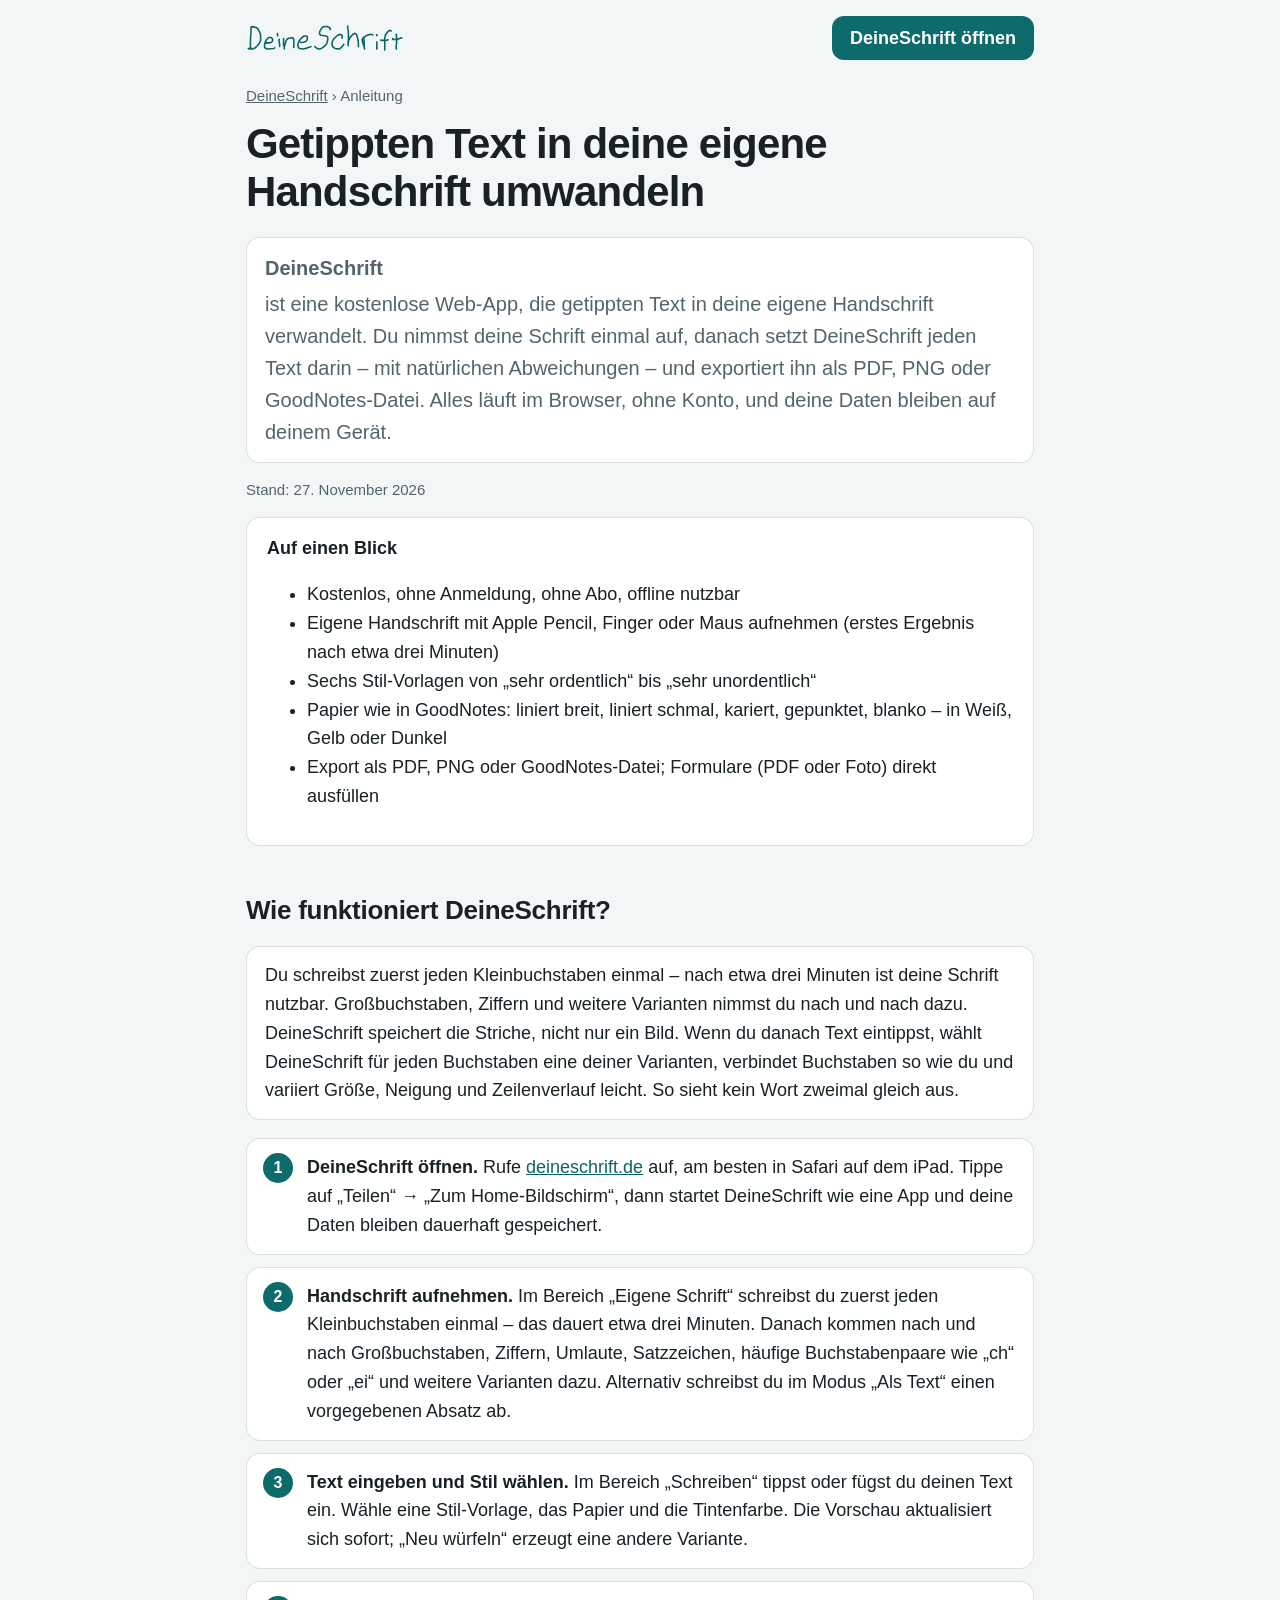
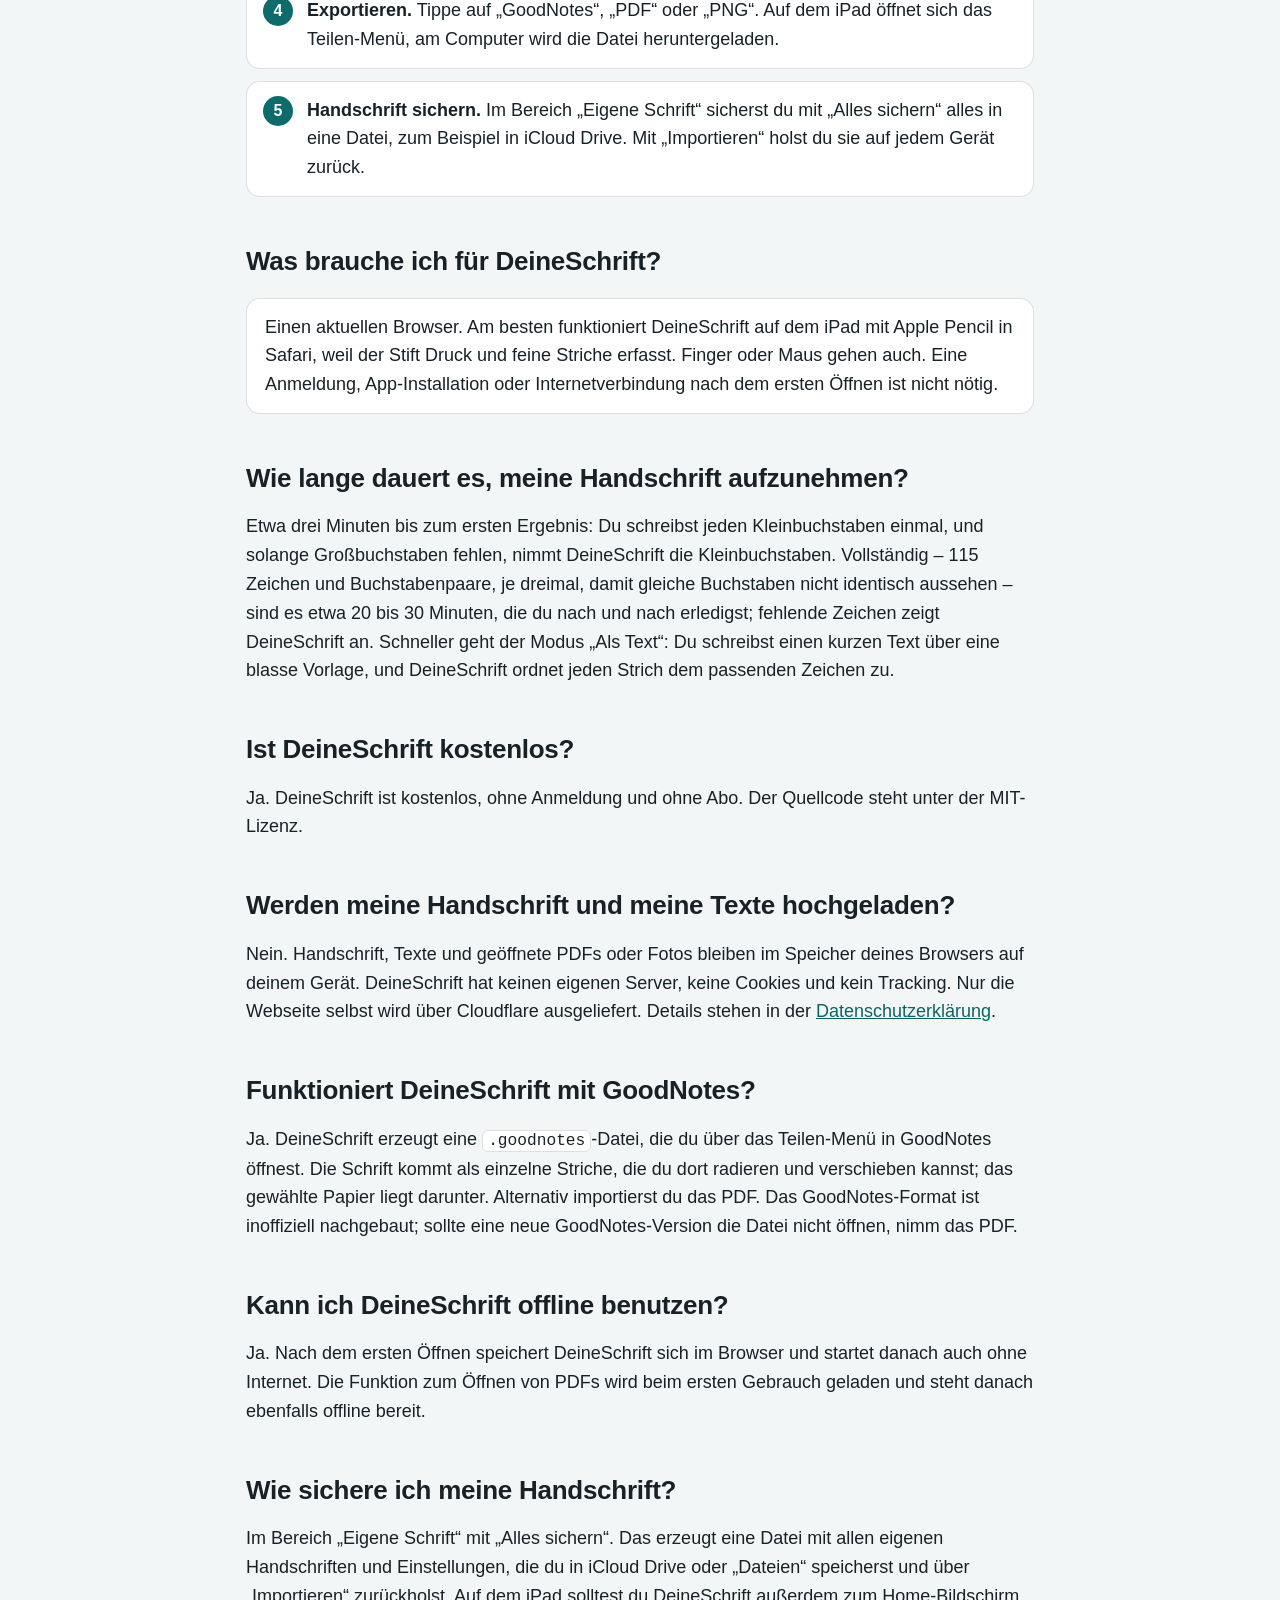
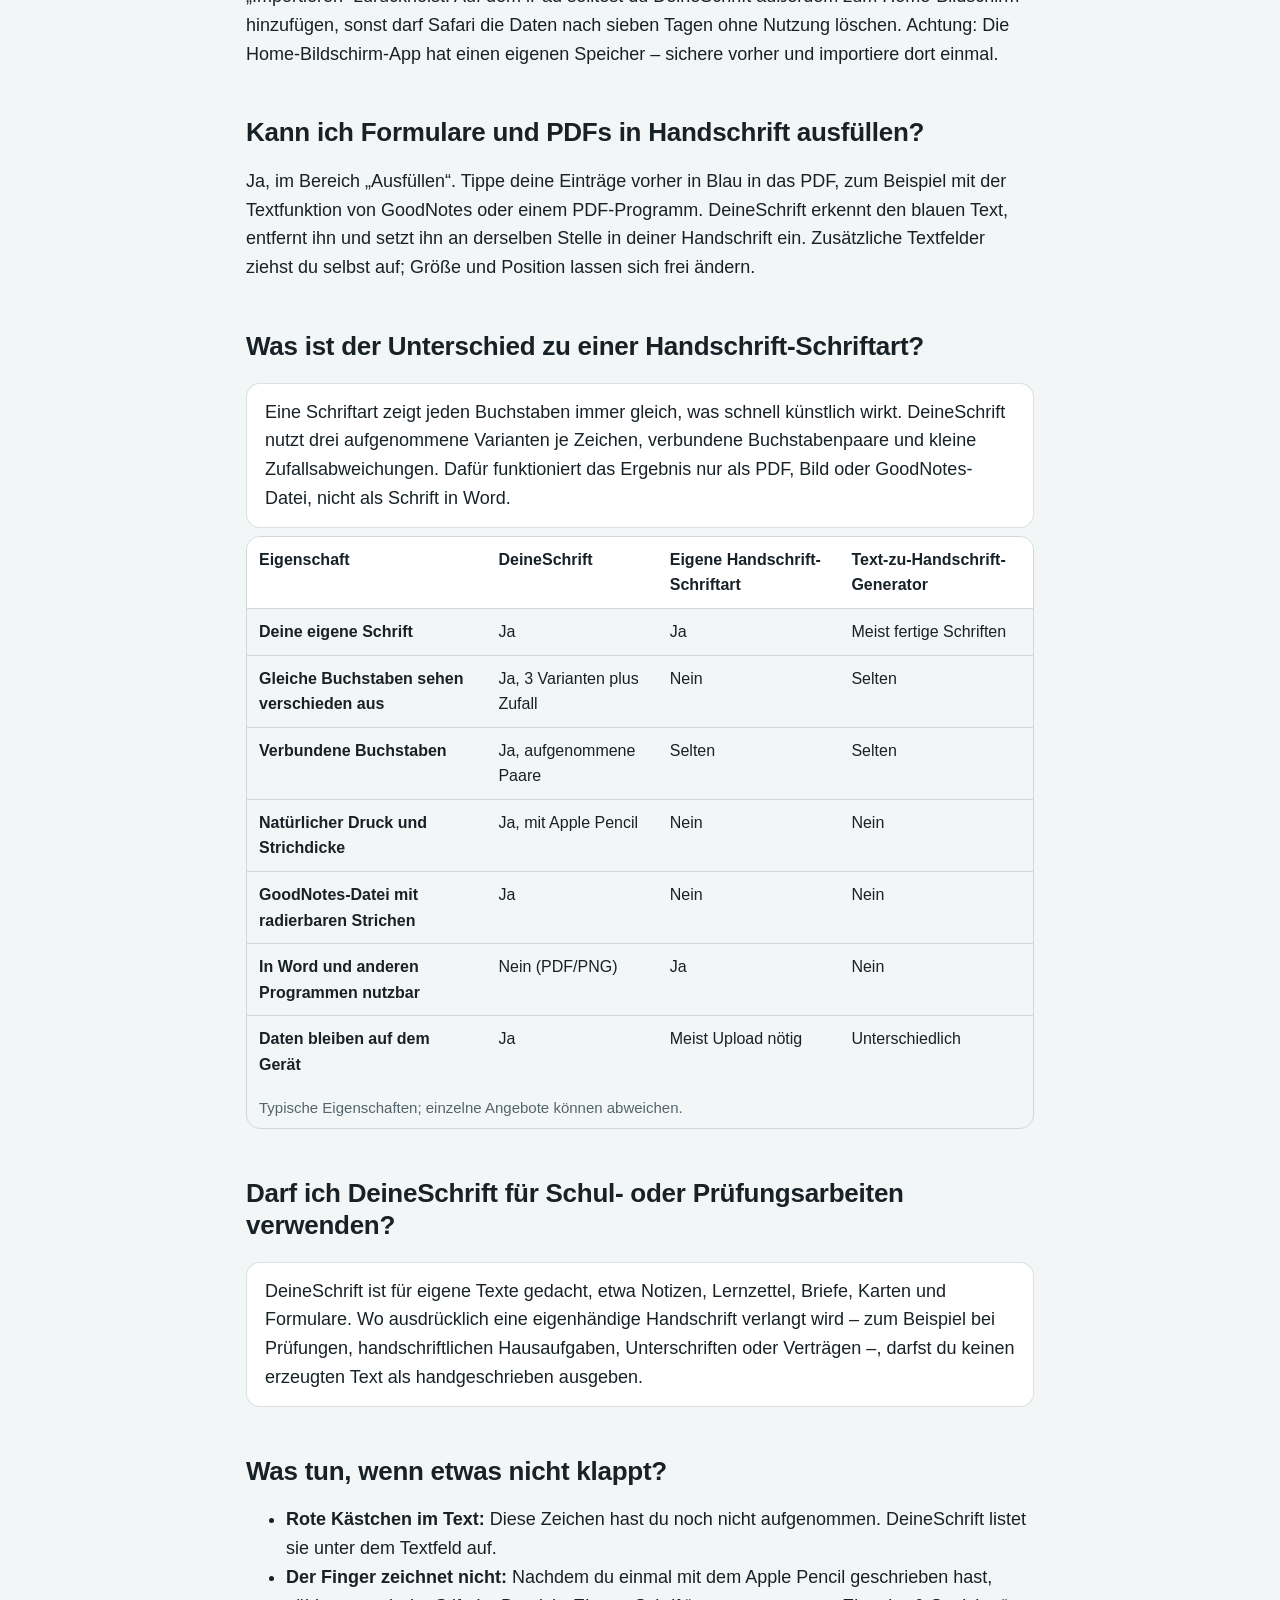
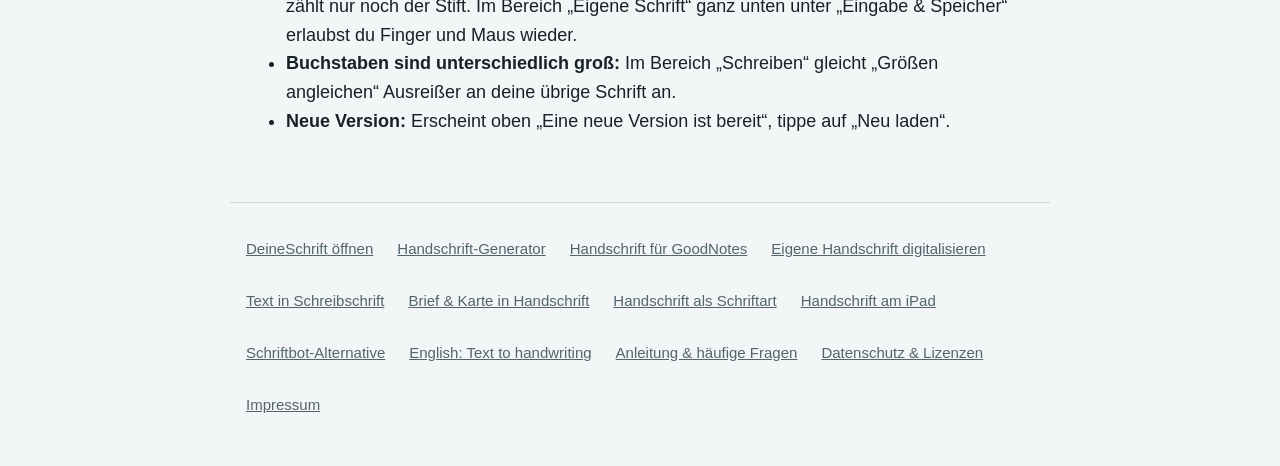
<file: anleitung.html>
<!doctype html>
<html lang="de">
<head>
  <meta charset="utf-8">
  <script>/* Nur eine Adresse: www leitet auf die Hauptadresse um (sonst getrennte Speicher für Schrift und Einstellungen) */
    if (location.hostname === 'www.deineschrift.de') location.replace('https://deineschrift.de' + location.pathname + location.search + location.hash);</script>
  <meta name="viewport" content="width=device-width, initial-scale=1, viewport-fit=cover">
  <title>Anleitung: Text in eigene Handschrift umwandeln – DeineSchrift</title>
  <meta name="description" content="So verwandelst du getippten Text mit DeineSchrift in deine eigene Handschrift: Handschrift aufnehmen, Text eingeben, als PDF, PNG oder GoodNotes exportieren. Mit Antworten auf häufige Fragen.">
  <link rel="canonical" href="https://deineschrift.de/anleitung">
  <meta name="robots" content="index, follow, max-snippet:-1, max-image-preview:large">
  <meta property="og:type" content="article">
  <meta property="og:locale" content="de_DE">
  <meta property="og:site_name" content="DeineSchrift">
  <meta property="og:title" content="Anleitung: Text in deine eigene Handschrift umwandeln">
  <meta property="og:description" content="In drei Schritten zur eigenen Handschrift als PDF, PNG oder GoodNotes-Datei – kostenlos, ohne Anmeldung, offline nutzbar.">
  <meta property="og:url" content="https://deineschrift.de/anleitung">
  <meta property="og:image" content="https://deineschrift.de/icons/og.png">
  <meta name="twitter:card" content="summary_large_image">
  <meta name="theme-color" content="#ffffff">
  <script>try { if (localStorage.getItem('theme') === 'dark') document.documentElement.dataset.theme = 'dark'; } catch (e) {}</script>
  <link rel="icon" href="icons/icon-192.png">
  <link rel="apple-touch-icon" href="icons/apple-touch-icon.png">
  <link rel="stylesheet" href="css/seite.css">
  <script type="application/ld+json">
  {
    "@context": "https://schema.org",
    "@graph": [
      {
        "@type": "WebPage",
        "@id": "https://deineschrift.de/anleitung#seite",
        "url": "https://deineschrift.de/anleitung",
        "name": "Anleitung: Text in eigene Handschrift umwandeln – DeineSchrift",
        "inLanguage": "de",
        "datePublished": "2026-11-26",
        "dateModified": "2026-11-26",
        "about": { "@id": "https://deineschrift.de/#app" },
        "author": { "@id": "https://deineschrift.de/#autor" },
        "breadcrumb": { "@id": "https://deineschrift.de/anleitung#pfad" },
        "speakable": { "@type": "SpeakableSpecification", "cssSelector": [".kurz"] }
      },
      {
        "@type": "BreadcrumbList",
        "@id": "https://deineschrift.de/anleitung#pfad",
        "itemListElement": [
          { "@type": "ListItem", "position": 1, "name": "DeineSchrift", "item": "https://deineschrift.de/" },
          { "@type": "ListItem", "position": 2, "name": "Anleitung", "item": "https://deineschrift.de/anleitung" }
        ]
      },
      {
        "@type": "WebApplication",
        "@id": "https://deineschrift.de/#app",
        "name": "DeineSchrift",
        "url": "https://deineschrift.de/",
        "applicationCategory": "UtilitiesApplication",
        "operatingSystem": "Browser",
        "isAccessibleForFree": true,
        "offers": { "@type": "Offer", "price": "0", "priceCurrency": "EUR" }
      },
      {
        "@type": "Organization",
        "@id": "https://deineschrift.de/#autor",
        "name": "DeineSchrift",
        "url": "https://deineschrift.de/"
      },
      {
        "@type": "HowTo",
        "name": "Getippten Text in die eigene Handschrift umwandeln",
        "description": "Mit DeineSchrift einmal die eigene Handschrift aufnehmen und danach beliebigen Text darin als PDF, PNG oder GoodNotes-Datei ausgeben.",
        "totalTime": "PT30M",
        "estimatedCost": { "@type": "MonetaryAmount", "currency": "EUR", "value": "0" },
        "tool": [
          { "@type": "HowToTool", "name": "iPad mit Apple Pencil (empfohlen) oder ein anderes Gerät mit Browser" }
        ],
        "step": [
          { "@type": "HowToStep", "position": 1, "name": "DeineSchrift öffnen", "text": "Öffne deineschrift.de im Browser, am besten in Safari auf dem iPad, und füge die Seite zum Home-Bildschirm hinzu.", "url": "https://deineschrift.de/anleitung#schritt-1" },
          { "@type": "HowToStep", "position": 2, "name": "Handschrift aufnehmen", "text": "Schreibe im Bereich Aufnehmen zuerst jeden Kleinbuchstaben einmal (etwa drei Minuten), danach nach und nach Großbuchstaben, Ziffern und weitere Varianten.", "url": "https://deineschrift.de/anleitung#schritt-2" },
          { "@type": "HowToStep", "position": 3, "name": "Text eingeben und Stil wählen", "text": "Tippe oder füge im Bereich Schreiben deinen Text ein und wähle Stil-Vorlage, Papier und Tintenfarbe.", "url": "https://deineschrift.de/anleitung#schritt-3" },
          { "@type": "HowToStep", "position": 4, "name": "Exportieren", "text": "Tippe auf GoodNotes, PDF oder PNG und speichere oder teile die Datei.", "url": "https://deineschrift.de/anleitung#schritt-4" },
          { "@type": "HowToStep", "position": 5, "name": "Handschrift sichern", "text": "Sichere deine Handschrift im Bereich Eigene Schrift mit Alles sichern, zum Beispiel in iCloud Drive.", "url": "https://deineschrift.de/anleitung#schritt-5" }
        ]
      },
      {
        "@type": "FAQPage",
        "mainEntity": [
          { "@type": "Question", "name": "Was ist DeineSchrift?", "acceptedAnswer": { "@type": "Answer", "text": "DeineSchrift ist eine kostenlose Web-App, die getippten Text in deine eigene Handschrift verwandelt. Du nimmst deine Schrift einmal auf, danach setzt DeineSchrift jeden Text darin – mit natürlichen Abweichungen – und exportiert ihn als PDF, PNG oder GoodNotes-Datei. Alles läuft im Browser, ohne Konto." } },
          { "@type": "Question", "name": "Was brauche ich für DeineSchrift?", "acceptedAnswer": { "@type": "Answer", "text": "Einen aktuellen Browser. Am besten funktioniert DeineSchrift auf dem iPad mit Apple Pencil in Safari, weil der Stift Druck und feine Striche erfasst. Finger oder Maus gehen auch. Eine Anmeldung, App-Installation oder Internetverbindung nach dem ersten Öffnen ist nicht nötig." } },
          { "@type": "Question", "name": "Wie lange dauert es, meine Handschrift aufzunehmen?", "acceptedAnswer": { "@type": "Answer", "text": "Etwa drei Minuten bis zum ersten Ergebnis: Du schreibst jeden Kleinbuchstaben einmal, Großbuchstaben nimmt DeineSchrift so lange aus den Kleinbuchstaben. Vollständig mit allen 115 Zeichen, Paaren und drei Varianten je Zeichen sind es etwa 20 bis 30 Minuten, die du nach und nach erledigen kannst." } },
          { "@type": "Question", "name": "Ist DeineSchrift kostenlos?", "acceptedAnswer": { "@type": "Answer", "text": "Ja. DeineSchrift ist kostenlos, ohne Anmeldung und ohne Abo." } },
          { "@type": "Question", "name": "Werden meine Handschrift und meine Texte hochgeladen?", "acceptedAnswer": { "@type": "Answer", "text": "Nein. Handschrift, Texte und geöffnete PDFs oder Fotos bleiben im Speicher deines Browsers auf deinem Gerät. DeineSchrift hat keinen eigenen Server, keine Cookies und kein Tracking. Nur die Webseite selbst wird über Cloudflare ausgeliefert." } },
          { "@type": "Question", "name": "Funktioniert DeineSchrift mit GoodNotes?", "acceptedAnswer": { "@type": "Answer", "text": "Ja. DeineSchrift erzeugt eine .goodnotes-Datei, die du über das Teilen-Menü in GoodNotes öffnest. Die Schrift kommt als einzelne Striche, die du dort radieren und verschieben kannst; das gewählte Papier liegt darunter. Alternativ importierst du das PDF. Das GoodNotes-Format ist inoffiziell nachgebaut." } },
          { "@type": "Question", "name": "Kann ich DeineSchrift offline benutzen?", "acceptedAnswer": { "@type": "Answer", "text": "Ja. Nach dem ersten Öffnen speichert DeineSchrift sich im Browser und startet danach auch ohne Internet. Die Funktion zum Öffnen von PDFs wird beim ersten Gebrauch geladen und steht danach ebenfalls offline bereit." } },
          { "@type": "Question", "name": "Wie sichere ich meine Handschrift?", "acceptedAnswer": { "@type": "Answer", "text": "Im Bereich Eigene Schrift mit Alles sichern. Das erzeugt eine Datei mit allen eigenen Handschriften und Einstellungen, die du in iCloud Drive oder Dateien speicherst und über Importieren zurückholst. Auf dem iPad solltest du DeineSchrift außerdem zum Home-Bildschirm hinzufügen, sonst darf Safari die Daten nach sieben Tagen ohne Nutzung löschen." } },
          { "@type": "Question", "name": "Kann ich Formulare und PDFs in Handschrift ausfüllen?", "acceptedAnswer": { "@type": "Answer", "text": "Ja, im Bereich Ausfüllen. Tippe deine Einträge vorher in Blau in das PDF. DeineSchrift erkennt den blauen Text, entfernt ihn und setzt ihn an derselben Stelle in deiner Handschrift ein. Zusätzliche Textfelder ziehst du selbst auf." } },
          { "@type": "Question", "name": "Was ist der Unterschied zu einer Handschrift-Schriftart?", "acceptedAnswer": { "@type": "Answer", "text": "Eine Schriftart zeigt jeden Buchstaben immer gleich, was schnell künstlich wirkt. DeineSchrift nutzt drei aufgenommene Varianten je Zeichen, verbundene Buchstabenpaare und kleine Zufallsabweichungen bei Größe, Neigung, Abstand und Zeilenverlauf. Dafür funktioniert das Ergebnis nur als PDF, Bild oder GoodNotes-Datei, nicht als Schrift in Word." } },
          { "@type": "Question", "name": "Darf ich DeineSchrift für Schul- oder Prüfungsarbeiten verwenden?", "acceptedAnswer": { "@type": "Answer", "text": "DeineSchrift ist für eigene Texte gedacht, etwa Notizen, Lernzettel, Briefe, Karten und Formulare. Wo ausdrücklich eine eigenhändige Handschrift verlangt wird, zum Beispiel bei Prüfungen, handschriftlichen Hausaufgaben, Unterschriften oder Verträgen, darfst du keinen erzeugten Text als handgeschrieben ausgeben." } }
        ]
      }
    ]
  }
  </script>
</head>
<body>
  <header class="top">
    <a class="logo" href="./"><svg class="logo-hw" viewBox="0 0 115.4 20.5" role="img" aria-label="DeineSchrift"><path d="M3.9 1.9L3.6 2.2L3.9 1.9L3.6 2.2L3.5 3.3L3.5 6.9L3.2 9.5L3 17.8L3.1 18L3 17.8L3.1 18L3.3 17.8L3.4 17.1M4.7 2.3L4.4 2.1L5.4 2.1L7.2 2.6L8.4 3.3L9.1 4.4L10.1 6.5L10.5 7.8L10.6 11.7L10.2 12.9L9.5 14.2L7.8 16.3L6.5 17.5L4.4 18.3L2.1 18.3L2.5 18.3L1.9 18.2L1.5 17.9M14.2 14.2L14.5 13.8L14.2 14.2L14.5 13.8L17.4 13.8L18.8 13.2L18.5 13.3L19.4 12.3L19.2 12.5L19.4 11.2L18.5 10.1L17.9 9.9L16.7 9.9L16.2 10.1L15.2 11.1L14.2 12.7L14.5 12.5L14.2 12.7L13.4 15L13.5 17.1L13.9 17.6L15.1 18.2L15.8 18.3L20.4 17.9L20.9 17.4M24.2 11.2L24 11.6L24 12.5L24.1 11.4L24 12.7L24.5 14.8L24.5 16.5M23.1 8.7L22.8 7.5L22.8 7L23 8.3L22.8 6.9M27.3 11.2L27.4 10.6L27.3 15.2L27.9 16.9L27.9 18.3L27.9 16.7L29.2 12.3L29.7 11.4L30.5 10.7L30.3 11L31.1 10.5L32.5 10.2L33.9 10.1L34.4 10.4L34.8 10.9L35 13.7L34.7 16.9L34.9 17.1M39.7 13.2L39.8 13.4L40.1 13.5L41.6 13.6L41.1 13.5L42.1 13.4L43.7 12.7L44.2 12.2L44.7 11.2L44.8 9.6L44.4 9.1L44.6 9.2L43.7 8.8L42.5 8.8L41.7 9.2L40.3 10.4L39 12L38.4 12.9L37.8 15.2L37.8 15.9L37.8 15.2L37.8 15.9L38.2 17.1L39.2 18L41.6 18.3L44.1 17.8L42.8 18.1L46.6 16.9L47.5 16.5M61.7 4L61.4 3.2L60.9 2.6L59.2 1.8L57.8 1.8L56.9 2L55.9 2.4L55.4 2.9L54 5.2L53.7 6.2L53.7 7.3L53.7 7L54 7.7L54.2 7.8L53.9 7.5L54.8 8.3L58.5 8.8L59.5 9.4L59.7 10L59.5 9.7L59.7 10L59.7 11.5L59.2 13.5L58.8 14.6L58 15.6L55.7 17.5L54.3 18.2L53 18.3L52.5 18.2L50.5 16.9L50.3 16.4M70.2 10.4L70.2 8.3L69.8 8L69.2 7.7L69.3 7.8L68.1 7.7L66.8 8.4L64.2 10.8L63.6 11.7L62.9 13.4L63 16L63 15.7L63.5 16.8L64.7 17.7L66.8 18.3L66.5 18.2L67.9 18.3L68.6 18.1L69.2 17.6L70.5 16.2L71.5 14.9M74.3 1.5L74.3 2.7L74.8 5.4L74.9 7.5L74.8 7L74.9 11.1L74.6 13.6L74.7 13.3L74.6 15.9L74.6 14.8L74.9 12.7L75.7 10.5L76.4 9.4L78.3 7.5L79.2 7L80 7L80.8 7.7L81.6 10.5L82.1 13.3L82.2 16.6M85.9 9.7L86.3 11.7L86.5 17.7L86.7 18.3L86.5 17.1L85 12.8L85.2 13.3L84.9 11.4L85.3 10.6L86.6 9.4L88 8.5L90.1 7.8L89.7 7.9L90.5 7.7L92 7.7L92.7 8M95.7 13.1L95.6 18.3L95.8 17.5M95.7 8.6L95.7 8.1L95.6 7.8L95.7 8.2L95.6 7.8L95.5 8M106 5.3L106 5L105.8 4.9L106 5.2L106 5L105.7 4.7L104.8 4.8L103.5 5.8L101.9 8L101.3 11.2L101.5 15.4L101.4 19M98.5 11.8L99.1 12L102.4 12L103.9 11.5M109.7 7.7L109.8 7.5L109.7 7.7L109.8 7.5L109.9 7.5L110.1 9.8L110.1 14.4L109.8 16.3L109.8 18L110 18.3M107.3 10.7L107.1 11.1L107.2 10.8L107.1 11.1L107.6 11.4L109.6 11.4L109.1 11.4L110.4 11.3L113.9 10.1" fill="none" stroke="currentColor" stroke-width="1.15" stroke-linecap="round" stroke-linejoin="round"/></svg></a>
    <a class="cta" href="./">DeineSchrift öffnen</a>
  </header>

  <main>
    <nav class="crumbs" aria-label="Pfad"><a href="./">DeineSchrift</a> › Anleitung</nav>
    <article>
      <h1>Getippten Text in deine eigene Handschrift umwandeln</h1>
      <p class="lead kurz"><strong>DeineSchrift</strong> ist eine kostenlose Web-App, die getippten Text in deine eigene Handschrift verwandelt. Du nimmst deine Schrift einmal auf, danach setzt DeineSchrift jeden Text darin – mit natürlichen Abweichungen – und exportiert ihn als PDF, PNG oder GoodNotes-Datei. Alles läuft im Browser, ohne Konto, und deine Daten bleiben auf deinem Gerät.</p>
      <p class="stand">Stand: 27. November 2026</p>

      <div class="kasten">
        <strong>Auf einen Blick</strong>
        <ul>
          <li>Kostenlos, ohne Anmeldung, ohne Abo, offline nutzbar</li>
          <li>Eigene Handschrift mit Apple Pencil, Finger oder Maus aufnehmen (erstes Ergebnis nach etwa drei Minuten)</li>
          <li>Sechs Stil-Vorlagen von „sehr ordentlich“ bis „sehr unordentlich“</li>
          <li>Papier wie in GoodNotes: liniert breit, liniert schmal, kariert, gepunktet, blanko – in Weiß, Gelb oder Dunkel</li>
          <li>Export als PDF, PNG oder GoodNotes-Datei; Formulare (PDF oder Foto) direkt ausfüllen</li>
        </ul>
      </div>

      <h2 id="so-gehts">Wie funktioniert DeineSchrift?</h2>
      <p class="kurz">Du schreibst zuerst jeden Kleinbuchstaben einmal – nach etwa drei Minuten ist deine Schrift nutzbar. Großbuchstaben, Ziffern und weitere Varianten nimmst du nach und nach dazu. DeineSchrift speichert die Striche, nicht nur ein Bild. Wenn du danach Text eintippst, wählt DeineSchrift für jeden Buchstaben eine deiner Varianten, verbindet Buchstaben so wie du und variiert Größe, Neigung und Zeilenverlauf leicht. So sieht kein Wort zweimal gleich aus.</p>
      <ol class="schritte">
        <li id="schritt-1"><strong>DeineSchrift öffnen.</strong> Rufe <a href="./">deineschrift.de</a> auf, am besten in Safari auf dem iPad. Tippe auf „Teilen“ → „Zum Home-Bildschirm“, dann startet DeineSchrift wie eine App und deine Daten bleiben dauerhaft gespeichert.</li>
        <li id="schritt-2"><strong>Handschrift aufnehmen.</strong> Im Bereich „Eigene Schrift“ schreibst du zuerst jeden Kleinbuchstaben einmal – das dauert etwa drei Minuten. Danach kommen nach und nach Großbuchstaben, Ziffern, Umlaute, Satzzeichen, häufige Buchstabenpaare wie „ch“ oder „ei“ und weitere Varianten dazu. Alternativ schreibst du im Modus „Als Text“ einen vorgegebenen Absatz ab.</li>
        <li id="schritt-3"><strong>Text eingeben und Stil wählen.</strong> Im Bereich „Schreiben“ tippst oder fügst du deinen Text ein. Wähle eine Stil-Vorlage, das Papier und die Tintenfarbe. Die Vorschau aktualisiert sich sofort; „Neu würfeln“ erzeugt eine andere Variante.</li>
        <li id="schritt-4"><strong>Exportieren.</strong> Tippe auf „GoodNotes“, „PDF“ oder „PNG“. Auf dem iPad öffnet sich das Teilen-Menü, am Computer wird die Datei heruntergeladen.</li>
        <li id="schritt-5"><strong>Handschrift sichern.</strong> Im Bereich „Eigene Schrift“ sicherst du mit „Alles sichern“ alles in eine Datei, zum Beispiel in iCloud Drive. Mit „Importieren“ holst du sie auf jedem Gerät zurück.</li>
      </ol>

      <h2 id="voraussetzungen">Was brauche ich für DeineSchrift?</h2>
      <p class="kurz">Einen aktuellen Browser. Am besten funktioniert DeineSchrift auf dem iPad mit Apple Pencil in Safari, weil der Stift Druck und feine Striche erfasst. Finger oder Maus gehen auch. Eine Anmeldung, App-Installation oder Internetverbindung nach dem ersten Öffnen ist nicht nötig.</p>

      <h2 id="dauer">Wie lange dauert es, meine Handschrift aufzunehmen?</h2>
      <p>Etwa drei Minuten bis zum ersten Ergebnis: Du schreibst jeden Kleinbuchstaben einmal, und solange Großbuchstaben fehlen, nimmt DeineSchrift die Kleinbuchstaben. Vollständig – 115 Zeichen und Buchstabenpaare, je dreimal, damit gleiche Buchstaben nicht identisch aussehen – sind es etwa 20 bis 30 Minuten, die du nach und nach erledigst; fehlende Zeichen zeigt DeineSchrift an. Schneller geht der Modus „Als Text“: Du schreibst einen kurzen Text über eine blasse Vorlage, und DeineSchrift ordnet jeden Strich dem passenden Zeichen zu.</p>

      <h2 id="kosten">Ist DeineSchrift kostenlos?</h2>
      <p>Ja. DeineSchrift ist kostenlos, ohne Anmeldung und ohne Abo. Der Quellcode steht unter der MIT-Lizenz.</p>

      <h2 id="datenschutz">Werden meine Handschrift und meine Texte hochgeladen?</h2>
      <p>Nein. Handschrift, Texte und geöffnete PDFs oder Fotos bleiben im Speicher deines Browsers auf deinem Gerät. DeineSchrift hat keinen eigenen Server, keine Cookies und kein Tracking. Nur die Webseite selbst wird über Cloudflare ausgeliefert. Details stehen in der <a href="datenschutz">Datenschutzerklärung</a>.</p>

      <h2 id="goodnotes">Funktioniert DeineSchrift mit GoodNotes?</h2>
      <p>Ja. DeineSchrift erzeugt eine <code>.goodnotes</code>-Datei, die du über das Teilen-Menü in GoodNotes öffnest. Die Schrift kommt als einzelne Striche, die du dort radieren und verschieben kannst; das gewählte Papier liegt darunter. Alternativ importierst du das PDF. Das GoodNotes-Format ist inoffiziell nachgebaut; sollte eine neue GoodNotes-Version die Datei nicht öffnen, nimm das PDF.</p>

      <h2 id="offline">Kann ich DeineSchrift offline benutzen?</h2>
      <p>Ja. Nach dem ersten Öffnen speichert DeineSchrift sich im Browser und startet danach auch ohne Internet. Die Funktion zum Öffnen von PDFs wird beim ersten Gebrauch geladen und steht danach ebenfalls offline bereit.</p>

      <h2 id="sichern">Wie sichere ich meine Handschrift?</h2>
      <p>Im Bereich „Eigene Schrift“ mit „Alles sichern“. Das erzeugt eine Datei mit allen eigenen Handschriften und Einstellungen, die du in iCloud Drive oder „Dateien“ speicherst und über „Importieren“ zurückholst. Auf dem iPad solltest du DeineSchrift außerdem zum Home-Bildschirm hinzufügen, sonst darf Safari die Daten nach sieben Tagen ohne Nutzung löschen. Achtung: Die Home-Bildschirm-App hat einen eigenen Speicher – sichere vorher und importiere dort einmal.</p>

      <h2 id="formulare">Kann ich Formulare und PDFs in Handschrift ausfüllen?</h2>
      <p>Ja, im Bereich „Ausfüllen“. Tippe deine Einträge vorher in Blau in das PDF, zum Beispiel mit der Textfunktion von GoodNotes oder einem PDF-Programm. DeineSchrift erkennt den blauen Text, entfernt ihn und setzt ihn an derselben Stelle in deiner Handschrift ein. Zusätzliche Textfelder ziehst du selbst auf; Größe und Position lassen sich frei ändern.</p>

      <h2 id="vergleich">Was ist der Unterschied zu einer Handschrift-Schriftart?</h2>
      <p class="kurz">Eine Schriftart zeigt jeden Buchstaben immer gleich, was schnell künstlich wirkt. DeineSchrift nutzt drei aufgenommene Varianten je Zeichen, verbundene Buchstabenpaare und kleine Zufallsabweichungen. Dafür funktioniert das Ergebnis nur als PDF, Bild oder GoodNotes-Datei, nicht als Schrift in Word.</p>
      <div class="tabelle" role="region" aria-label="Tabelle, seitlich scrollbar" tabindex="0">
        <table>
          <caption class="stand" style="caption-side: bottom; padding: 8px 12px; text-align: left;">Typische Eigenschaften; einzelne Angebote können abweichen.</caption>
          <thead>
            <tr><th scope="col">Eigenschaft</th><th scope="col">DeineSchrift</th><th scope="col">Eigene Handschrift-Schriftart</th><th scope="col">Text-zu-Handschrift-Generator</th></tr>
          </thead>
          <tbody>
            <tr><th scope="row">Deine eigene Schrift</th><td>Ja</td><td>Ja</td><td>Meist fertige Schriften</td></tr>
            <tr><th scope="row">Gleiche Buchstaben sehen verschieden aus</th><td>Ja, 3 Varianten plus Zufall</td><td>Nein</td><td>Selten</td></tr>
            <tr><th scope="row">Verbundene Buchstaben</th><td>Ja, aufgenommene Paare</td><td>Selten</td><td>Selten</td></tr>
            <tr><th scope="row">Natürlicher Druck und Strichdicke</th><td>Ja, mit Apple Pencil</td><td>Nein</td><td>Nein</td></tr>
            <tr><th scope="row">GoodNotes-Datei mit radierbaren Strichen</th><td>Ja</td><td>Nein</td><td>Nein</td></tr>
            <tr><th scope="row">In Word und anderen Programmen nutzbar</th><td>Nein (PDF/PNG)</td><td>Ja</td><td>Nein</td></tr>
            <tr><th scope="row">Daten bleiben auf dem Gerät</th><td>Ja</td><td>Meist Upload nötig</td><td>Unterschiedlich</td></tr>
          </tbody>
        </table>
      </div>

      <h2 id="pruefungen">Darf ich DeineSchrift für Schul- oder Prüfungsarbeiten verwenden?</h2>
      <p class="kurz">DeineSchrift ist für eigene Texte gedacht, etwa Notizen, Lernzettel, Briefe, Karten und Formulare. Wo ausdrücklich eine eigenhändige Handschrift verlangt wird – zum Beispiel bei Prüfungen, handschriftlichen Hausaufgaben, Unterschriften oder Verträgen –, darfst du keinen erzeugten Text als handgeschrieben ausgeben.</p>

      <h2 id="probleme">Was tun, wenn etwas nicht klappt?</h2>
      <ul>
        <li><strong>Rote Kästchen im Text:</strong> Diese Zeichen hast du noch nicht aufgenommen. DeineSchrift listet sie unter dem Textfeld auf.</li>
        <li><strong>Der Finger zeichnet nicht:</strong> Nachdem du einmal mit dem Apple Pencil geschrieben hast, zählt nur noch der Stift. Im Bereich „Eigene Schrift“ ganz unten unter „Eingabe &amp; Speicher“ erlaubst du Finger und Maus wieder.</li>
        <li><strong>Buchstaben sind unterschiedlich groß:</strong> Im Bereich „Schreiben“ gleicht „Größen angleichen“ Ausreißer an deine übrige Schrift an.</li>
        <li><strong>Neue Version:</strong> Erscheint oben „Eine neue Version ist bereit“, tippe auf „Neu laden“.</li>
      </ul>
    </article>
  </main>

  <!-- Werbeplatz: bleibt unsichtbar (hidden), bis ein Werbenetzwerk eingebunden ist. Nie in Editor, Vorschau, Aufnahme oder Export. -->
  <aside class="ad-slot" aria-label="Anzeige" hidden></aside>

  <footer>
    <a href="./">DeineSchrift öffnen</a>
    <a href="handschrift-generator">Handschrift-Generator</a>
    <a href="goodnotes-handschrift">Handschrift für GoodNotes</a>
    <a href="eigene-handschrift-digitalisieren">Eigene Handschrift digitalisieren</a>
    <a href="text-in-schreibschrift">Text in Schreibschrift</a>
    <a href="handschriftlicher-brief">Brief &amp; Karte in Handschrift</a>
    <a href="handschrift-schriftart">Handschrift als Schriftart</a>
    <a href="handschrift-ipad">Handschrift am iPad</a>
    <a href="schriftbot-alternative">Schriftbot-Alternative</a>
    <a href="en/text-to-handwriting">English: Text to handwriting</a>
    <a href="anleitung">Anleitung &amp; häufige Fragen</a>
    <a href="datenschutz">Datenschutz &amp; Lizenzen</a>
    <a href="impressum">Impressum</a>
  </footer>
</body>
</html>
</file>
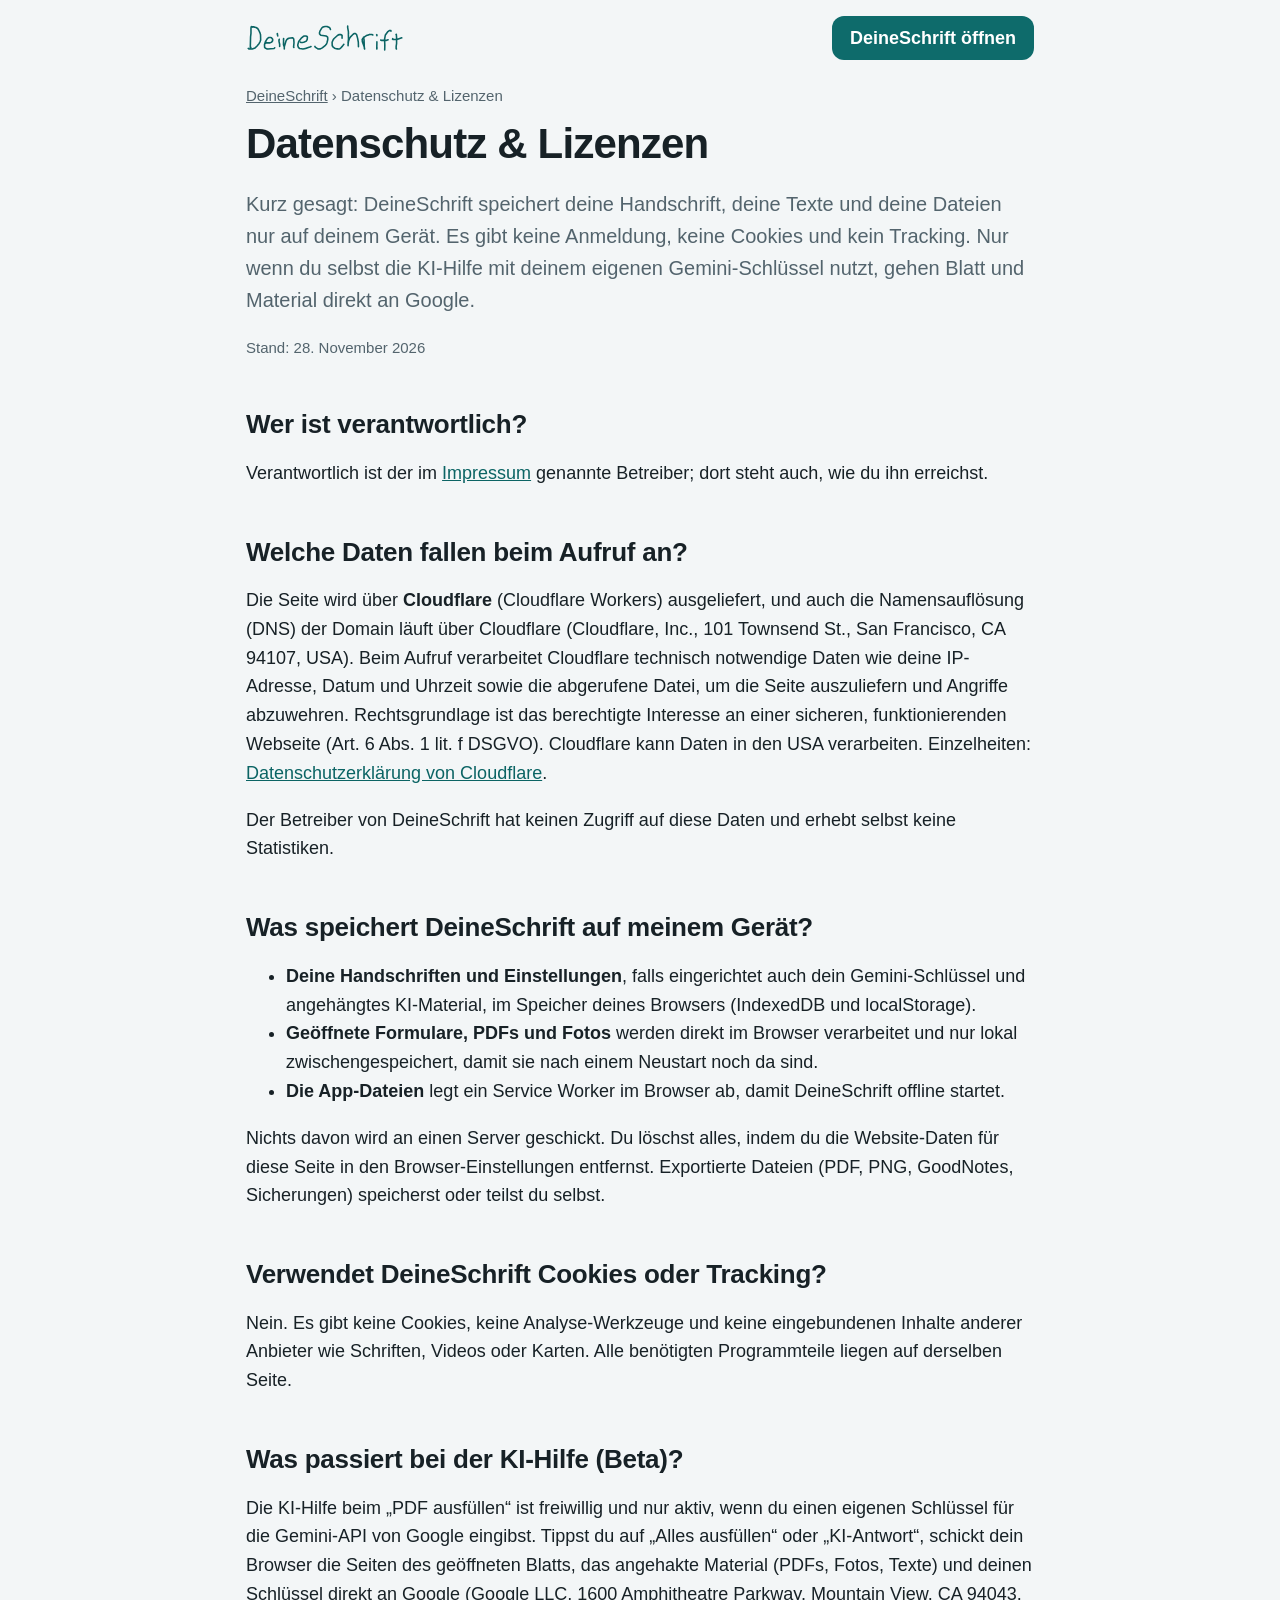
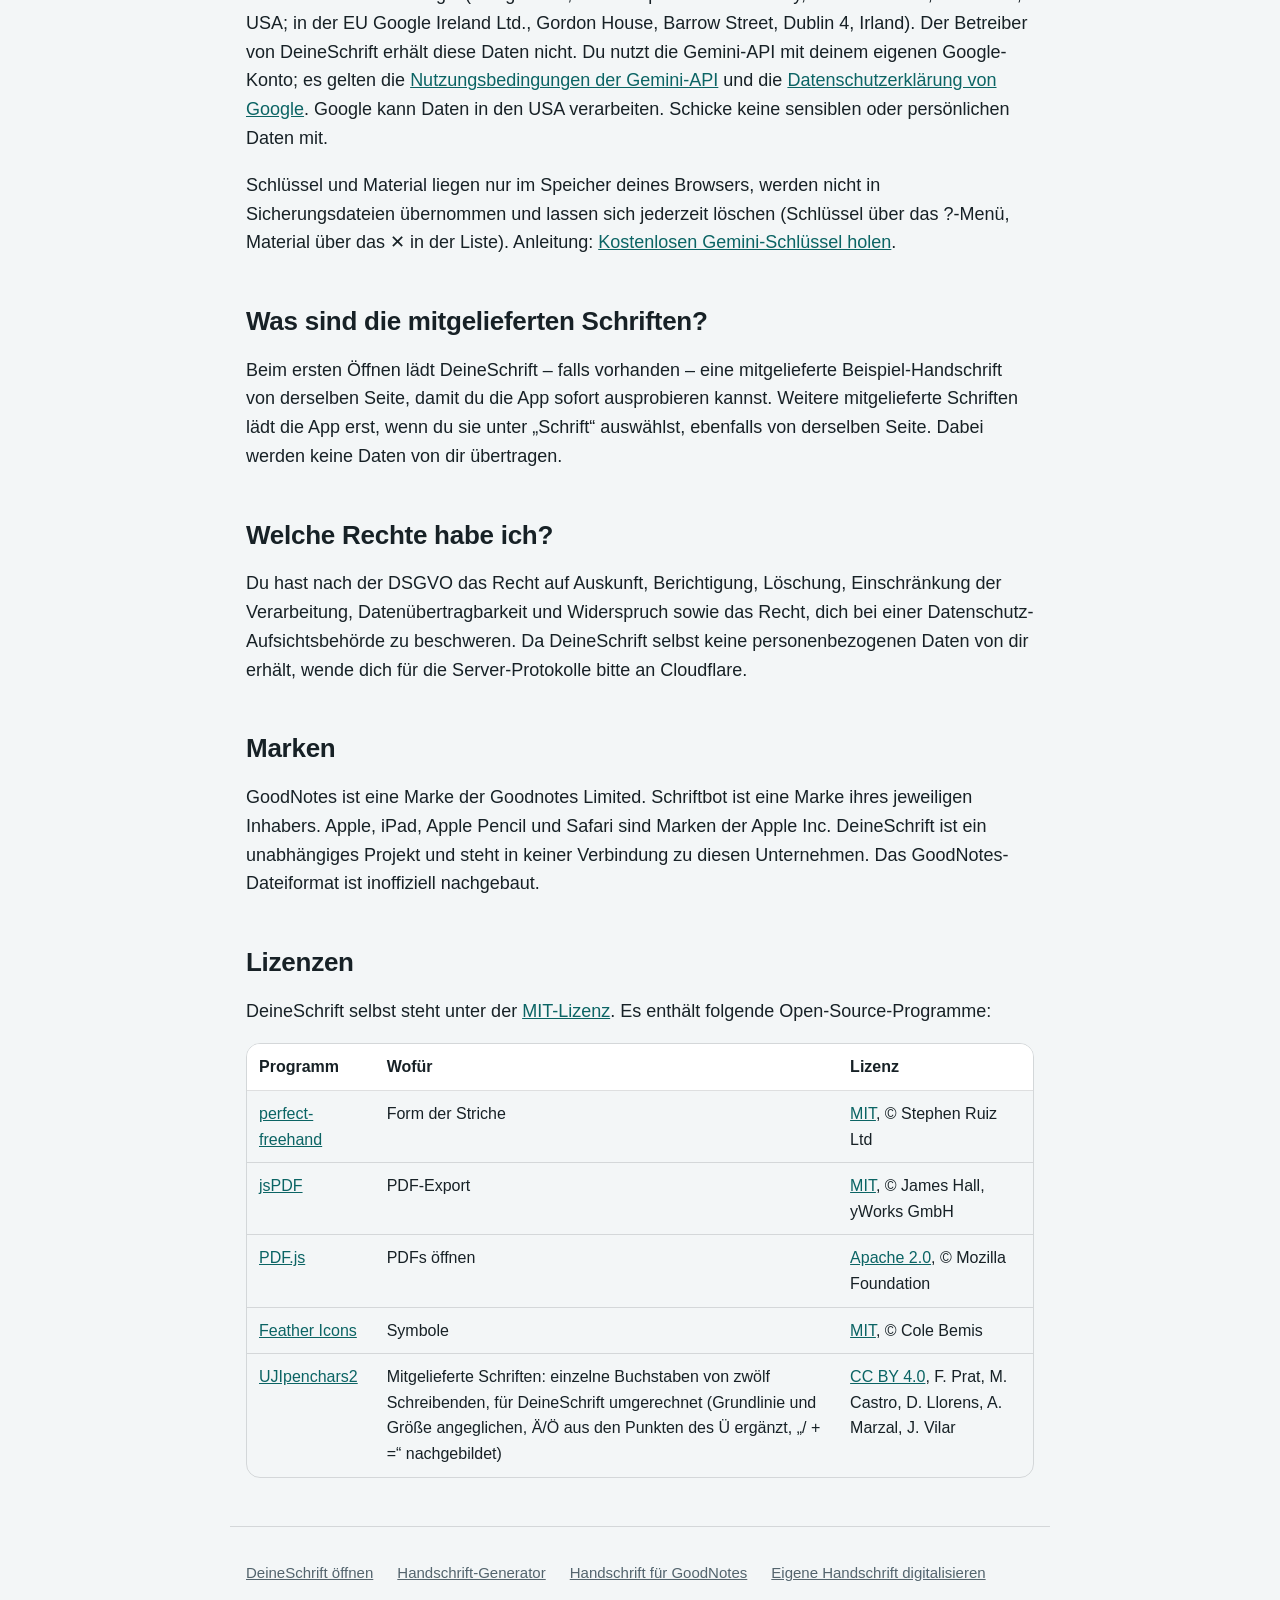
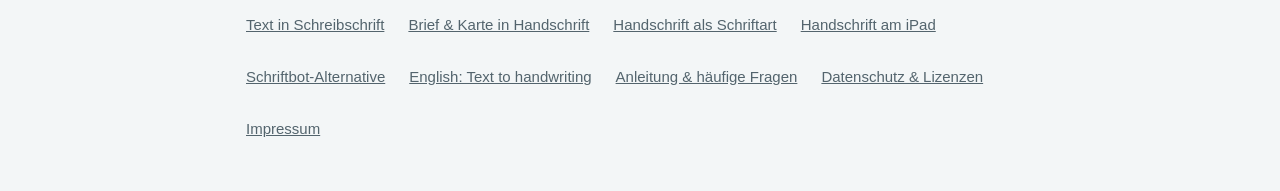
<file: datenschutz.html>
<!doctype html>
<html lang="de">
<head>
  <meta charset="utf-8">
  <script>/* Nur eine Adresse: www leitet auf die Hauptadresse um (sonst getrennte Speicher für Schrift und Einstellungen) */
    if (location.hostname === 'www.deineschrift.de') location.replace('https://deineschrift.de' + location.pathname + location.search + location.hash);</script>
  <meta name="viewport" content="width=device-width, initial-scale=1, viewport-fit=cover">
  <title>Datenschutz &amp; Lizenzen – DeineSchrift</title>
  <meta name="description" content="Datenschutzerklärung und Lizenzen von DeineSchrift: keine Cookies, kein Tracking, Handschrift und Texte bleiben auf deinem Gerät.">
  <link rel="canonical" href="https://deineschrift.de/datenschutz">
  <meta name="theme-color" content="#ffffff">
  <script>try { if (localStorage.getItem('theme') === 'dark') document.documentElement.dataset.theme = 'dark'; } catch (e) {}</script>
  <link rel="icon" href="icons/icon-192.png">
  <link rel="stylesheet" href="css/seite.css">
</head>
<body>
  <header class="top">
    <a class="logo" href="./"><svg class="logo-hw" viewBox="0 0 115.4 20.5" role="img" aria-label="DeineSchrift"><path d="M3.9 1.9L3.6 2.2L3.9 1.9L3.6 2.2L3.5 3.3L3.5 6.9L3.2 9.5L3 17.8L3.1 18L3 17.8L3.1 18L3.3 17.8L3.4 17.1M4.7 2.3L4.4 2.1L5.4 2.1L7.2 2.6L8.4 3.3L9.1 4.4L10.1 6.5L10.5 7.8L10.6 11.7L10.2 12.9L9.5 14.2L7.8 16.3L6.5 17.5L4.4 18.3L2.1 18.3L2.5 18.3L1.9 18.2L1.5 17.9M14.2 14.2L14.5 13.8L14.2 14.2L14.5 13.8L17.4 13.8L18.8 13.2L18.5 13.3L19.4 12.3L19.2 12.5L19.4 11.2L18.5 10.1L17.9 9.9L16.7 9.9L16.2 10.1L15.2 11.1L14.2 12.7L14.5 12.5L14.2 12.7L13.4 15L13.5 17.1L13.9 17.6L15.1 18.2L15.8 18.3L20.4 17.9L20.9 17.4M24.2 11.2L24 11.6L24 12.5L24.1 11.4L24 12.7L24.5 14.8L24.5 16.5M23.1 8.7L22.8 7.5L22.8 7L23 8.3L22.8 6.9M27.3 11.2L27.4 10.6L27.3 15.2L27.9 16.9L27.9 18.3L27.9 16.7L29.2 12.3L29.7 11.4L30.5 10.7L30.3 11L31.1 10.5L32.5 10.2L33.9 10.1L34.4 10.4L34.8 10.9L35 13.7L34.7 16.9L34.9 17.1M39.7 13.2L39.8 13.4L40.1 13.5L41.6 13.6L41.1 13.5L42.1 13.4L43.7 12.7L44.2 12.2L44.7 11.2L44.8 9.6L44.4 9.1L44.6 9.2L43.7 8.8L42.5 8.8L41.7 9.2L40.3 10.4L39 12L38.4 12.9L37.8 15.2L37.8 15.9L37.8 15.2L37.8 15.9L38.2 17.1L39.2 18L41.6 18.3L44.1 17.8L42.8 18.1L46.6 16.9L47.5 16.5M61.7 4L61.4 3.2L60.9 2.6L59.2 1.8L57.8 1.8L56.9 2L55.9 2.4L55.4 2.9L54 5.2L53.7 6.2L53.7 7.3L53.7 7L54 7.7L54.2 7.8L53.9 7.5L54.8 8.3L58.5 8.8L59.5 9.4L59.7 10L59.5 9.7L59.7 10L59.7 11.5L59.2 13.5L58.8 14.6L58 15.6L55.7 17.5L54.3 18.2L53 18.3L52.5 18.2L50.5 16.9L50.3 16.4M70.2 10.4L70.2 8.3L69.8 8L69.2 7.7L69.3 7.8L68.1 7.7L66.8 8.4L64.2 10.8L63.6 11.7L62.9 13.4L63 16L63 15.7L63.5 16.8L64.7 17.7L66.8 18.3L66.5 18.2L67.9 18.3L68.6 18.1L69.2 17.6L70.5 16.2L71.5 14.9M74.3 1.5L74.3 2.7L74.8 5.4L74.9 7.5L74.8 7L74.9 11.1L74.6 13.6L74.7 13.3L74.6 15.9L74.6 14.8L74.9 12.7L75.7 10.5L76.4 9.4L78.3 7.5L79.2 7L80 7L80.8 7.7L81.6 10.5L82.1 13.3L82.2 16.6M85.9 9.7L86.3 11.7L86.5 17.7L86.7 18.3L86.5 17.1L85 12.8L85.2 13.3L84.9 11.4L85.3 10.6L86.6 9.4L88 8.5L90.1 7.8L89.7 7.9L90.5 7.7L92 7.7L92.7 8M95.7 13.1L95.6 18.3L95.8 17.5M95.7 8.6L95.7 8.1L95.6 7.8L95.7 8.2L95.6 7.8L95.5 8M106 5.3L106 5L105.8 4.9L106 5.2L106 5L105.7 4.7L104.8 4.8L103.5 5.8L101.9 8L101.3 11.2L101.5 15.4L101.4 19M98.5 11.8L99.1 12L102.4 12L103.9 11.5M109.7 7.7L109.8 7.5L109.7 7.7L109.8 7.5L109.9 7.5L110.1 9.8L110.1 14.4L109.8 16.3L109.8 18L110 18.3M107.3 10.7L107.1 11.1L107.2 10.8L107.1 11.1L107.6 11.4L109.6 11.4L109.1 11.4L110.4 11.3L113.9 10.1" fill="none" stroke="currentColor" stroke-width="1.15" stroke-linecap="round" stroke-linejoin="round"/></svg></a>
    <a class="cta" href="./">DeineSchrift öffnen</a>
  </header>

  <main>
    <nav class="crumbs" aria-label="Pfad"><a href="./">DeineSchrift</a> › Datenschutz &amp; Lizenzen</nav>
    <h1>Datenschutz &amp; Lizenzen</h1>
    <p class="lead">Kurz gesagt: DeineSchrift speichert deine Handschrift, deine Texte und deine Dateien nur auf deinem Gerät. Es gibt keine Anmeldung, keine Cookies und kein Tracking. Nur wenn du selbst die KI-Hilfe mit deinem eigenen Gemini-Schlüssel nutzt, gehen Blatt und Material direkt an Google.</p>
    <p class="stand">Stand: 28. November 2026</p>

    <h2 id="verantwortlich">Wer ist verantwortlich?</h2>
    <p>Verantwortlich ist der im <a href="impressum">Impressum</a> genannte Betreiber; dort steht auch, wie du ihn erreichst.</p>

    <h2 id="hosting">Welche Daten fallen beim Aufruf an?</h2>
    <p>Die Seite wird über <strong>Cloudflare</strong> (Cloudflare Workers) ausgeliefert, und auch die Namensauflösung (DNS) der Domain läuft über Cloudflare (Cloudflare, Inc., 101 Townsend St., San Francisco, CA 94107, USA). Beim Aufruf verarbeitet Cloudflare technisch notwendige Daten wie deine IP-Adresse, Datum und Uhrzeit sowie die abgerufene Datei, um die Seite auszuliefern und Angriffe abzuwehren. Rechtsgrundlage ist das berechtigte Interesse an einer sicheren, funktionierenden Webseite (Art. 6 Abs. 1 lit. f DSGVO). Cloudflare kann Daten in den USA verarbeiten. Einzelheiten: <a href="https://www.cloudflare.com/privacypolicy/">Datenschutzerklärung von Cloudflare</a>.</p>
    <p>Der Betreiber von DeineSchrift hat keinen Zugriff auf diese Daten und erhebt selbst keine Statistiken.</p>

    <h2 id="geraet">Was speichert DeineSchrift auf meinem Gerät?</h2>
    <ul>
      <li><strong>Deine Handschriften und Einstellungen</strong>, falls eingerichtet auch dein Gemini-Schlüssel und angehängtes KI-Material, im Speicher deines Browsers (IndexedDB und localStorage).</li>
      <li><strong>Geöffnete Formulare, PDFs und Fotos</strong> werden direkt im Browser verarbeitet und nur lokal zwischengespeichert, damit sie nach einem Neustart noch da sind.</li>
      <li><strong>Die App-Dateien</strong> legt ein Service Worker im Browser ab, damit DeineSchrift offline startet.</li>
    </ul>
    <p>Nichts davon wird an einen Server geschickt. Du löschst alles, indem du die Website-Daten für diese Seite in den Browser-Einstellungen entfernst. Exportierte Dateien (PDF, PNG, GoodNotes, Sicherungen) speicherst oder teilst du selbst.</p>

    <h2 id="cookies">Verwendet DeineSchrift Cookies oder Tracking?</h2>
    <p>Nein. Es gibt keine Cookies, keine Analyse-Werkzeuge und keine eingebundenen Inhalte anderer Anbieter wie Schriften, Videos oder Karten. Alle benötigten Programmteile liegen auf derselben Seite.</p>

    <h2 id="ki">Was passiert bei der KI-Hilfe (Beta)?</h2>
    <p>Die KI-Hilfe beim „PDF ausfüllen“ ist freiwillig und nur aktiv, wenn du einen eigenen Schlüssel für die Gemini-API von Google eingibst. Tippst du auf „Alles ausfüllen“ oder „KI-Antwort“, schickt dein Browser die Seiten des geöffneten Blatts, das angehakte Material (PDFs, Fotos, Texte) und deinen Schlüssel direkt an Google (Google LLC, 1600 Amphitheatre Parkway, Mountain View, CA 94043, USA; in der EU Google Ireland Ltd., Gordon House, Barrow Street, Dublin 4, Irland). Der Betreiber von DeineSchrift erhält diese Daten nicht. Du nutzt die Gemini-API mit deinem eigenen Google-Konto; es gelten die <a href="https://ai.google.dev/gemini-api/terms">Nutzungsbedingungen der Gemini-API</a> und die <a href="https://policies.google.com/privacy">Datenschutzerklärung von Google</a>. Google kann Daten in den USA verarbeiten. Schicke keine sensiblen oder persönlichen Daten mit.</p>
    <p>Schlüssel und Material liegen nur im Speicher deines Browsers, werden nicht in Sicherungsdateien übernommen und lassen sich jederzeit löschen (Schlüssel über das ?-Menü, Material über das ✕ in der Liste). Anleitung: <a href="gemini-schluessel">Kostenlosen Gemini-Schlüssel holen</a>.</p>

    <h2 id="demo">Was sind die mitgelieferten Schriften?</h2>
    <p>Beim ersten Öffnen lädt DeineSchrift – falls vorhanden – eine mitgelieferte Beispiel-Handschrift von derselben Seite, damit du die App sofort ausprobieren kannst. Weitere mitgelieferte Schriften lädt die App erst, wenn du sie unter „Schrift“ auswählst, ebenfalls von derselben Seite. Dabei werden keine Daten von dir übertragen.</p>

    <h2 id="rechte">Welche Rechte habe ich?</h2>
    <p>Du hast nach der DSGVO das Recht auf Auskunft, Berichtigung, Löschung, Einschränkung der Verarbeitung, Datenübertragbarkeit und Widerspruch sowie das Recht, dich bei einer Datenschutz-Aufsichtsbehörde zu beschweren. Da DeineSchrift selbst keine personenbezogenen Daten von dir erhält, wende dich für die Server-Protokolle bitte an Cloudflare.</p>

    <h2 id="marken">Marken</h2>
    <p>GoodNotes ist eine Marke der Goodnotes Limited. Schriftbot ist eine Marke ihres jeweiligen Inhabers. Apple, iPad, Apple Pencil und Safari sind Marken der Apple Inc. DeineSchrift ist ein unabhängiges Projekt und steht in keiner Verbindung zu diesen Unternehmen. Das GoodNotes-Dateiformat ist inoffiziell nachgebaut.</p>

    <h2 id="lizenzen">Lizenzen</h2>
    <p>DeineSchrift selbst steht unter der <a href="LICENSE">MIT-Lizenz</a>. Es enthält folgende Open-Source-Programme:</p>
    <div class="tabelle" role="region" aria-label="Tabelle, seitlich scrollbar" tabindex="0">
      <table>
        <thead><tr><th scope="col">Programm</th><th scope="col">Wofür</th><th scope="col">Lizenz</th></tr></thead>
        <tbody>
          <tr><td><a href="https://github.com/steveruizok/perfect-freehand">perfect-freehand</a></td><td>Form der Striche</td><td><a href="vendor/perfect-freehand.LICENSE">MIT</a>, © Stephen Ruiz Ltd</td></tr>
          <tr><td><a href="https://github.com/parallax/jsPDF">jsPDF</a></td><td>PDF-Export</td><td><a href="vendor/jspdf.LICENSE">MIT</a>, © James Hall, yWorks GmbH</td></tr>
          <tr><td><a href="https://github.com/mozilla/pdf.js">PDF.js</a></td><td>PDFs öffnen</td><td><a href="vendor/pdfjs/LICENSE">Apache 2.0</a>, © Mozilla Foundation</td></tr>
          <tr><td><a href="https://feathericons.com">Feather Icons</a></td><td>Symbole</td><td><a href="vendor/feather-icons.LICENSE">MIT</a>, © Cole Bemis</td></tr>
          <tr><td><a href="https://doi.org/10.24432/C5FG8S">UJIpenchars2</a></td><td>Mitgelieferte Schriften: einzelne Buchstaben von zwölf Schreibenden, für DeineSchrift umgerechnet (Grundlinie und Größe angeglichen, Ä/Ö aus den Punkten des Ü ergänzt, „/ + =“ nachgebildet)</td><td><a href="https://creativecommons.org/licenses/by/4.0/deed.de">CC BY 4.0</a>, F. Prat, M. Castro, D. Llorens, A. Marzal, J. Vilar</td></tr>
        </tbody>
      </table>
    </div>
  </main>

  <footer>
    <a href="./">DeineSchrift öffnen</a>
    <a href="handschrift-generator">Handschrift-Generator</a>
    <a href="goodnotes-handschrift">Handschrift für GoodNotes</a>
    <a href="eigene-handschrift-digitalisieren">Eigene Handschrift digitalisieren</a>
    <a href="text-in-schreibschrift">Text in Schreibschrift</a>
    <a href="handschriftlicher-brief">Brief &amp; Karte in Handschrift</a>
    <a href="handschrift-schriftart">Handschrift als Schriftart</a>
    <a href="handschrift-ipad">Handschrift am iPad</a>
    <a href="schriftbot-alternative">Schriftbot-Alternative</a>
    <a href="en/text-to-handwriting">English: Text to handwriting</a>
    <a href="anleitung">Anleitung &amp; häufige Fragen</a>
    <a href="datenschutz">Datenschutz &amp; Lizenzen</a>
    <a href="impressum">Impressum</a>
  </footer>
</body>
</html>
</file>
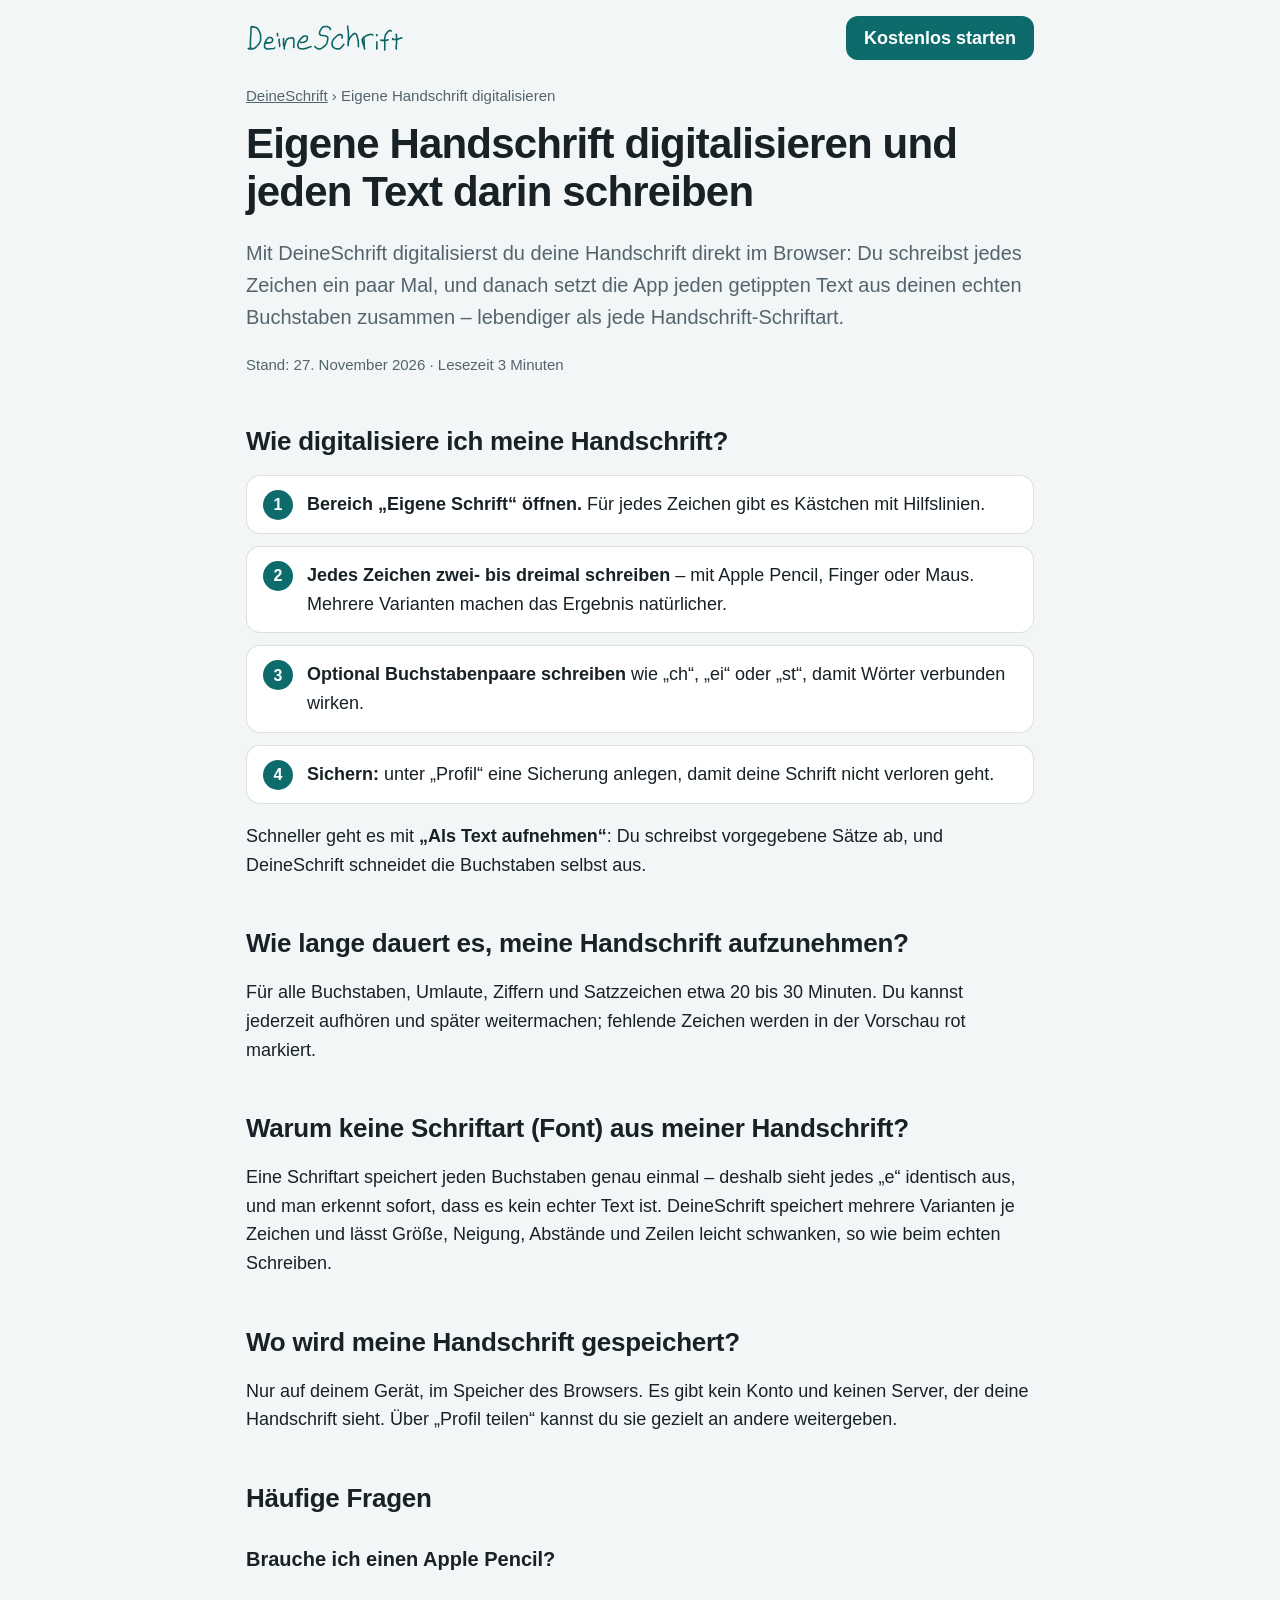
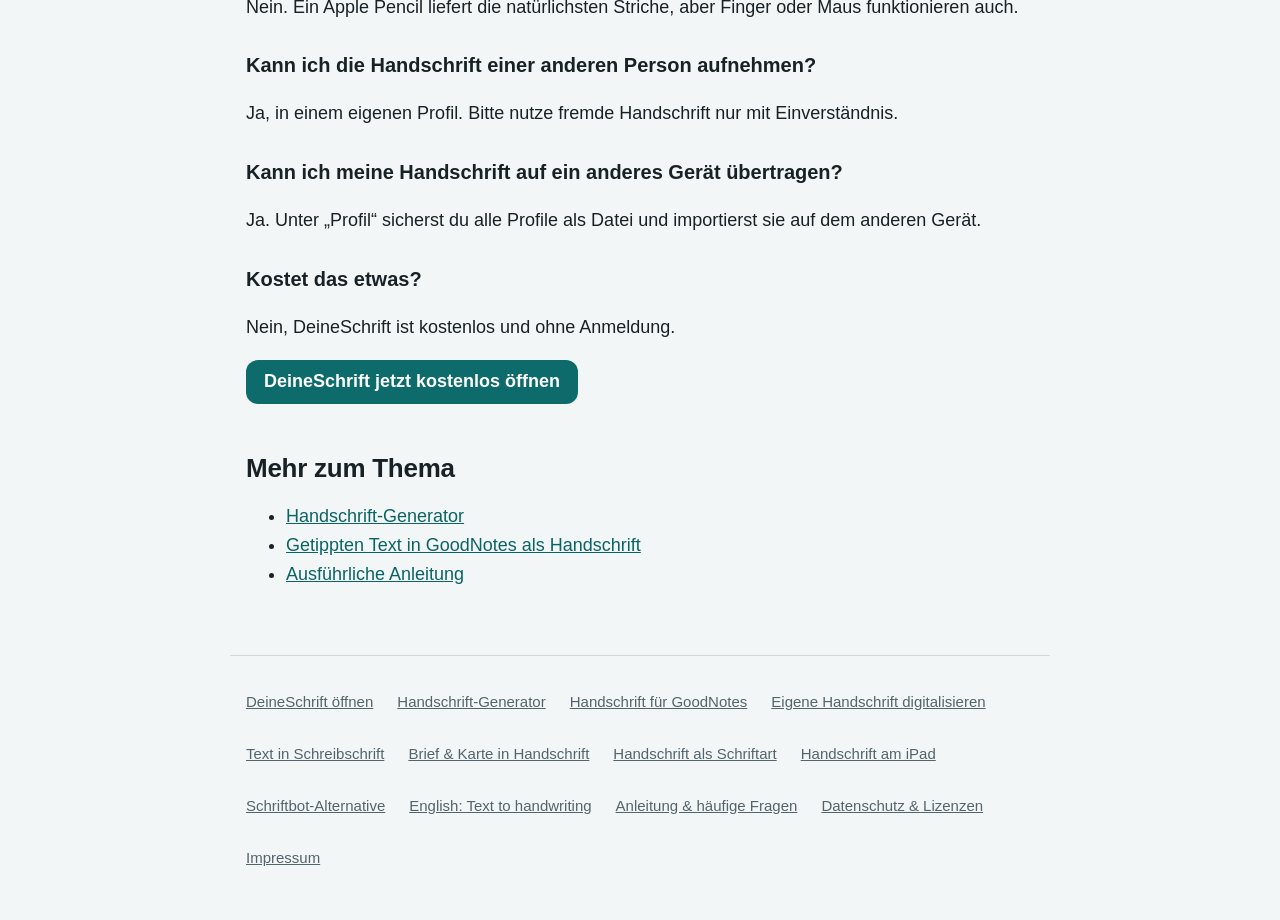
<file: eigene-handschrift-digitalisieren.html>
<!doctype html>
<html lang="de">
<head>
  <meta charset="utf-8">
  <script>/* Nur eine Adresse: www leitet auf die Hauptadresse um */
    if (location.hostname === 'www.deineschrift.de') location.replace('https://deineschrift.de' + location.pathname + location.search + location.hash);</script>
  <meta name="viewport" content="width=device-width, initial-scale=1, viewport-fit=cover">
  <title>Eigene Handschrift digitalisieren – ohne Schriftart, kostenlos | DeineSchrift</title>
  <meta name="description" content="Eigene Handschrift digitalisieren: Buchstaben einmal mit Apple Pencil, Finger oder Maus schreiben, danach jeden Text in deiner Handschrift als PDF, PNG oder GoodNotes-Datei. Kostenlos, offline, privat.">
  <link rel="canonical" href="https://deineschrift.de/eigene-handschrift-digitalisieren">
  <link rel="alternate" hreflang="de" href="https://deineschrift.de/eigene-handschrift-digitalisieren">
  <meta name="robots" content="index, follow, max-snippet:-1, max-image-preview:large">
  <meta property="og:type" content="article">
  <meta property="og:locale" content="de_DE">
  <meta property="og:site_name" content="DeineSchrift">
  <meta property="og:title" content="Eigene Handschrift digitalisieren und jeden Text darin schreiben">
  <meta property="og:description" content="Eigene Handschrift digitalisieren: Buchstaben einmal mit Apple Pencil, Finger oder Maus schreiben, danach jeden Text in deiner Handschrift als PDF, PNG oder GoodNotes-Datei. Kostenlos, offline, privat.">
  <meta property="og:url" content="https://deineschrift.de/eigene-handschrift-digitalisieren">
  <meta property="og:image" content="https://deineschrift.de/icons/og.png">
  <meta name="twitter:card" content="summary_large_image">
  <meta name="theme-color" content="#ffffff">
  <script>try { if (localStorage.getItem('theme') === 'dark') document.documentElement.dataset.theme = 'dark'; } catch (e) {}</script>
  <link rel="icon" href="icons/icon-192.png">
  <link rel="apple-touch-icon" href="icons/apple-touch-icon.png">
  <link rel="stylesheet" href="css/seite.css">
  <script type="application/ld+json">
{
  "@context": "https://schema.org",
  "@graph": [
    {
      "@type": "WebPage",
      "@id": "https://deineschrift.de/eigene-handschrift-digitalisieren#seite",
      "url": "https://deineschrift.de/eigene-handschrift-digitalisieren",
      "name": "Eigene Handschrift digitalisieren und jeden Text darin schreiben",
      "description": "Eigene Handschrift digitalisieren: Buchstaben einmal mit Apple Pencil, Finger oder Maus schreiben, danach jeden Text in deiner Handschrift als PDF, PNG oder GoodNotes-Datei. Kostenlos, offline, privat.",
      "inLanguage": "de",
      "isPartOf": {
        "@id": "https://deineschrift.de/#website"
      },
      "about": {
        "@id": "https://deineschrift.de/#app"
      },
      "dateModified": "2026-11-27",
      "speakable": {
        "@type": "SpeakableSpecification",
        "cssSelector": [
          "h1",
          ".lead"
        ]
      }
    },
    {
      "@type": "BreadcrumbList",
      "itemListElement": [
        {
          "@type": "ListItem",
          "position": 1,
          "name": "DeineSchrift",
          "item": "https://deineschrift.de/"
        },
        {
          "@type": "ListItem",
          "position": 2,
          "name": "Eigene Handschrift digitalisieren",
          "item": "https://deineschrift.de/eigene-handschrift-digitalisieren"
        }
      ]
    },
    {
      "@type": "HowTo",
      "name": "Eigene Handschrift digitalisieren und jeden Text darin schreiben",
      "totalTime": "PT5M",
      "tool": [
        {
          "@type": "HowToTool",
          "name": "Browser (iPad, Smartphone oder Computer)"
        }
      ],
      "step": [
        {
          "@type": "HowToStep",
          "position": 1,
          "name": "Bereich „Eigene Schrift“ öffnen",
          "url": "https://deineschrift.de/"
        },
        {
          "@type": "HowToStep",
          "position": 2,
          "name": "Jedes Zeichen zwei- bis dreimal schreiben",
          "url": "https://deineschrift.de/"
        },
        {
          "@type": "HowToStep",
          "position": 3,
          "name": "Optional Buchstabenpaare aufnehmen",
          "url": "https://deineschrift.de/"
        },
        {
          "@type": "HowToStep",
          "position": 4,
          "name": "Unter „Profil“ eine Sicherung anlegen",
          "url": "https://deineschrift.de/"
        }
      ]
    },
    {
      "@type": "FAQPage",
      "mainEntity": [
        {
          "@type": "Question",
          "name": "Brauche ich einen Apple Pencil?",
          "acceptedAnswer": {
            "@type": "Answer",
            "text": "Nein. Ein Apple Pencil liefert die natürlichsten Striche, aber Finger oder Maus funktionieren auch."
          }
        },
        {
          "@type": "Question",
          "name": "Kann ich die Handschrift einer anderen Person aufnehmen?",
          "acceptedAnswer": {
            "@type": "Answer",
            "text": "Ja, in einem eigenen Profil. Bitte nutze fremde Handschrift nur mit Einverständnis."
          }
        },
        {
          "@type": "Question",
          "name": "Kann ich meine Handschrift auf ein anderes Gerät übertragen?",
          "acceptedAnswer": {
            "@type": "Answer",
            "text": "Ja. Unter „Profil“ sicherst du alle Profile als Datei und importierst sie auf dem anderen Gerät."
          }
        },
        {
          "@type": "Question",
          "name": "Kostet das etwas?",
          "acceptedAnswer": {
            "@type": "Answer",
            "text": "Nein, DeineSchrift ist kostenlos und ohne Anmeldung."
          }
        }
      ]
    }
  ]
}
  </script>
</head>
<body>
  <header class="top">
    <a class="logo" href="./"><svg class="logo-hw" viewBox="0 0 115.4 20.5" role="img" aria-label="DeineSchrift"><path d="M3.9 1.9L3.6 2.2L3.9 1.9L3.6 2.2L3.5 3.3L3.5 6.9L3.2 9.5L3 17.8L3.1 18L3 17.8L3.1 18L3.3 17.8L3.4 17.1M4.7 2.3L4.4 2.1L5.4 2.1L7.2 2.6L8.4 3.3L9.1 4.4L10.1 6.5L10.5 7.8L10.6 11.7L10.2 12.9L9.5 14.2L7.8 16.3L6.5 17.5L4.4 18.3L2.1 18.3L2.5 18.3L1.9 18.2L1.5 17.9M14.2 14.2L14.5 13.8L14.2 14.2L14.5 13.8L17.4 13.8L18.8 13.2L18.5 13.3L19.4 12.3L19.2 12.5L19.4 11.2L18.5 10.1L17.9 9.9L16.7 9.9L16.2 10.1L15.2 11.1L14.2 12.7L14.5 12.5L14.2 12.7L13.4 15L13.5 17.1L13.9 17.6L15.1 18.2L15.8 18.3L20.4 17.9L20.9 17.4M24.2 11.2L24 11.6L24 12.5L24.1 11.4L24 12.7L24.5 14.8L24.5 16.5M23.1 8.7L22.8 7.5L22.8 7L23 8.3L22.8 6.9M27.3 11.2L27.4 10.6L27.3 15.2L27.9 16.9L27.9 18.3L27.9 16.7L29.2 12.3L29.7 11.4L30.5 10.7L30.3 11L31.1 10.5L32.5 10.2L33.9 10.1L34.4 10.4L34.8 10.9L35 13.7L34.7 16.9L34.9 17.1M39.7 13.2L39.8 13.4L40.1 13.5L41.6 13.6L41.1 13.5L42.1 13.4L43.7 12.7L44.2 12.2L44.7 11.2L44.8 9.6L44.4 9.1L44.6 9.2L43.7 8.8L42.5 8.8L41.7 9.2L40.3 10.4L39 12L38.4 12.9L37.8 15.2L37.8 15.9L37.8 15.2L37.8 15.9L38.2 17.1L39.2 18L41.6 18.3L44.1 17.8L42.8 18.1L46.6 16.9L47.5 16.5M61.7 4L61.4 3.2L60.9 2.6L59.2 1.8L57.8 1.8L56.9 2L55.9 2.4L55.4 2.9L54 5.2L53.7 6.2L53.7 7.3L53.7 7L54 7.7L54.2 7.8L53.9 7.5L54.8 8.3L58.5 8.8L59.5 9.4L59.7 10L59.5 9.7L59.7 10L59.7 11.5L59.2 13.5L58.8 14.6L58 15.6L55.7 17.5L54.3 18.2L53 18.3L52.5 18.2L50.5 16.9L50.3 16.4M70.2 10.4L70.2 8.3L69.8 8L69.2 7.7L69.3 7.8L68.1 7.7L66.8 8.4L64.2 10.8L63.6 11.7L62.9 13.4L63 16L63 15.7L63.5 16.8L64.7 17.7L66.8 18.3L66.5 18.2L67.9 18.3L68.6 18.1L69.2 17.6L70.5 16.2L71.5 14.9M74.3 1.5L74.3 2.7L74.8 5.4L74.9 7.5L74.8 7L74.9 11.1L74.6 13.6L74.7 13.3L74.6 15.9L74.6 14.8L74.9 12.7L75.7 10.5L76.4 9.4L78.3 7.5L79.2 7L80 7L80.8 7.7L81.6 10.5L82.1 13.3L82.2 16.6M85.9 9.7L86.3 11.7L86.5 17.7L86.7 18.3L86.5 17.1L85 12.8L85.2 13.3L84.9 11.4L85.3 10.6L86.6 9.4L88 8.5L90.1 7.8L89.7 7.9L90.5 7.7L92 7.7L92.7 8M95.7 13.1L95.6 18.3L95.8 17.5M95.7 8.6L95.7 8.1L95.6 7.8L95.7 8.2L95.6 7.8L95.5 8M106 5.3L106 5L105.8 4.9L106 5.2L106 5L105.7 4.7L104.8 4.8L103.5 5.8L101.9 8L101.3 11.2L101.5 15.4L101.4 19M98.5 11.8L99.1 12L102.4 12L103.9 11.5M109.7 7.7L109.8 7.5L109.7 7.7L109.8 7.5L109.9 7.5L110.1 9.8L110.1 14.4L109.8 16.3L109.8 18L110 18.3M107.3 10.7L107.1 11.1L107.2 10.8L107.1 11.1L107.6 11.4L109.6 11.4L109.1 11.4L110.4 11.3L113.9 10.1" fill="none" stroke="currentColor" stroke-width="1.15" stroke-linecap="round" stroke-linejoin="round"/></svg></a>
    <a class="cta" href="./">Kostenlos starten</a>
  </header>
  <main>
    <nav class="crumbs" aria-label="Pfad"><a href="./">DeineSchrift</a> › Eigene Handschrift digitalisieren</nav>
    <h1>Eigene Handschrift digitalisieren und jeden Text darin schreiben</h1>
    <p class="lead">Mit DeineSchrift digitalisierst du deine Handschrift direkt im Browser: Du schreibst jedes Zeichen ein paar Mal, und danach setzt die App jeden getippten Text aus deinen echten Buchstaben zusammen – lebendiger als jede Handschrift-Schriftart.</p>
    <p class="stand">Stand: 27. November 2026 · Lesezeit 3 Minuten</p>
    <h2 id="wie">Wie digitalisiere ich meine Handschrift?</h2>
    <ol class="schritte">
      <li><strong>Bereich „Eigene Schrift“ öffnen.</strong> Für jedes Zeichen gibt es Kästchen mit Hilfslinien.</li>
      <li><strong>Jedes Zeichen zwei- bis dreimal schreiben</strong> – mit Apple Pencil, Finger oder Maus. Mehrere Varianten machen das Ergebnis natürlicher.</li>
      <li><strong>Optional Buchstabenpaare schreiben</strong> wie „ch“, „ei“ oder „st“, damit Wörter verbunden wirken.</li>
      <li><strong>Sichern:</strong> unter „Profil“ eine Sicherung anlegen, damit deine Schrift nicht verloren geht.</li>
    </ol>
    <p>Schneller geht es mit <strong>„Als Text aufnehmen“</strong>: Du schreibst vorgegebene Sätze ab, und DeineSchrift schneidet die Buchstaben selbst aus.</p>
    <h2 id="dauer">Wie lange dauert es, meine Handschrift aufzunehmen?</h2>
    <p>Für alle Buchstaben, Umlaute, Ziffern und Satzzeichen etwa 20 bis 30 Minuten. Du kannst jederzeit aufhören und später weitermachen; fehlende Zeichen werden in der Vorschau rot markiert.</p>
    <h2 id="font">Warum keine Schriftart (Font) aus meiner Handschrift?</h2>
    <p>Eine Schriftart speichert jeden Buchstaben genau einmal – deshalb sieht jedes „e“ identisch aus, und man erkennt sofort, dass es kein echter Text ist. DeineSchrift speichert mehrere Varianten je Zeichen und lässt Größe, Neigung, Abstände und Zeilen leicht schwanken, so wie beim echten Schreiben.</p>
    <h2 id="privat">Wo wird meine Handschrift gespeichert?</h2>
    <p>Nur auf deinem Gerät, im Speicher des Browsers. Es gibt kein Konto und keinen Server, der deine Handschrift sieht. Über „Profil teilen“ kannst du sie gezielt an andere weitergeben.</p>

    <h2 id="faq">Häufige Fragen</h2>
    <h3>Brauche ich einen Apple Pencil?</h3>
    <p>Nein. Ein Apple Pencil liefert die natürlichsten Striche, aber Finger oder Maus funktionieren auch.</p>
    <h3>Kann ich die Handschrift einer anderen Person aufnehmen?</h3>
    <p>Ja, in einem eigenen Profil. Bitte nutze fremde Handschrift nur mit Einverständnis.</p>
    <h3>Kann ich meine Handschrift auf ein anderes Gerät übertragen?</h3>
    <p>Ja. Unter „Profil“ sicherst du alle Profile als Datei und importierst sie auf dem anderen Gerät.</p>
    <h3>Kostet das etwas?</h3>
    <p>Nein, DeineSchrift ist kostenlos und ohne Anmeldung.</p>
    <p><a class="cta" href="./">DeineSchrift jetzt kostenlos öffnen</a></p>
    <h2 id="mehr">Mehr zum Thema</h2>
    <ul>
      <li><a href="handschrift-generator">Handschrift-Generator</a></li>
      <li><a href="goodnotes-handschrift">Getippten Text in GoodNotes als Handschrift</a></li>
      <li><a href="anleitung">Ausführliche Anleitung</a></li>
    </ul>
  </main>
  <!-- Werbeplatz: bleibt unsichtbar (hidden), bis ein Werbenetzwerk eingebunden ist. Nie in Editor, Vorschau, Aufnahme oder Export. -->
  <aside class="ad-slot" aria-label="Anzeige" hidden></aside>

  <footer>
    <a href="./">DeineSchrift öffnen</a>
    <a href="handschrift-generator">Handschrift-Generator</a>
    <a href="goodnotes-handschrift">Handschrift für GoodNotes</a>
    <a href="eigene-handschrift-digitalisieren">Eigene Handschrift digitalisieren</a>
    <a href="text-in-schreibschrift">Text in Schreibschrift</a>
    <a href="handschriftlicher-brief">Brief &amp; Karte in Handschrift</a>
    <a href="handschrift-schriftart">Handschrift als Schriftart</a>
    <a href="handschrift-ipad">Handschrift am iPad</a>
    <a href="schriftbot-alternative">Schriftbot-Alternative</a>
    <a href="en/text-to-handwriting">English: Text to handwriting</a>
    <a href="anleitung">Anleitung &amp; häufige Fragen</a>
    <a href="datenschutz">Datenschutz &amp; Lizenzen</a>
    <a href="impressum">Impressum</a>
  </footer>
</body>
</html>
</file>
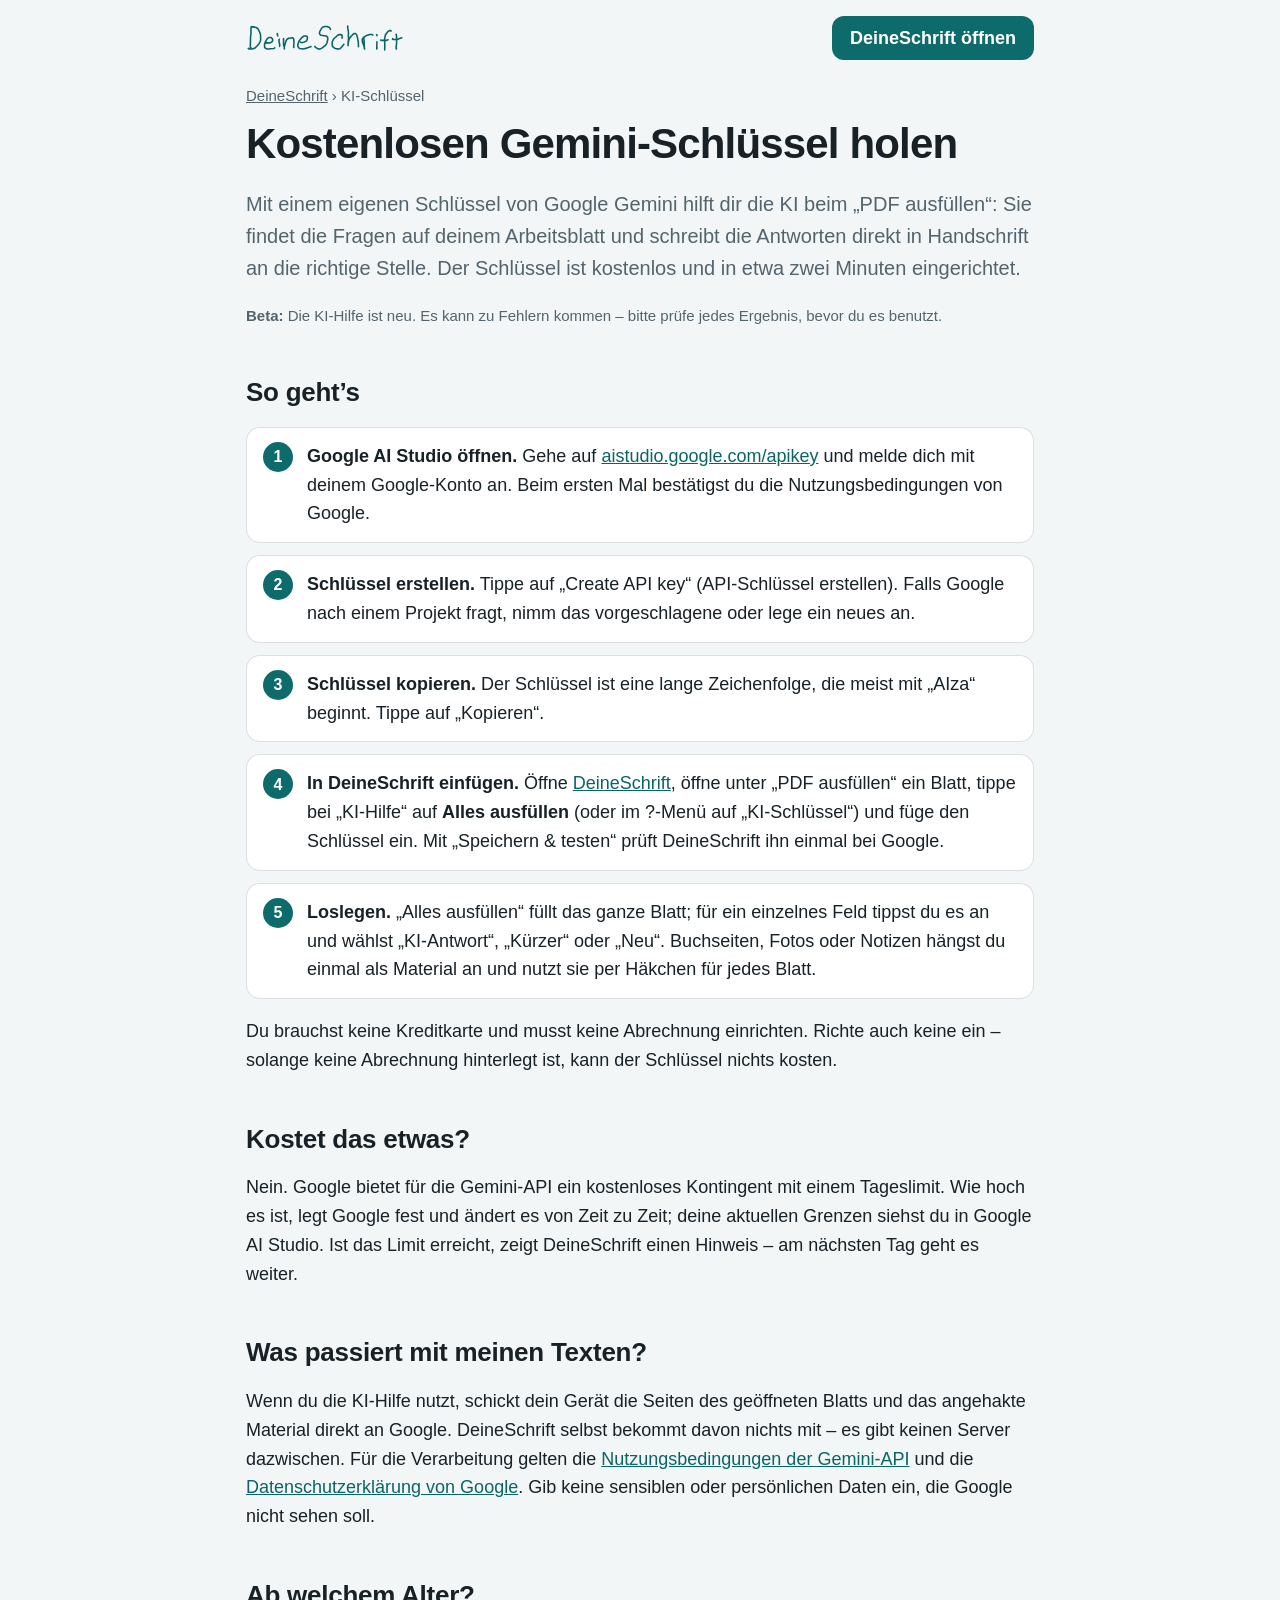
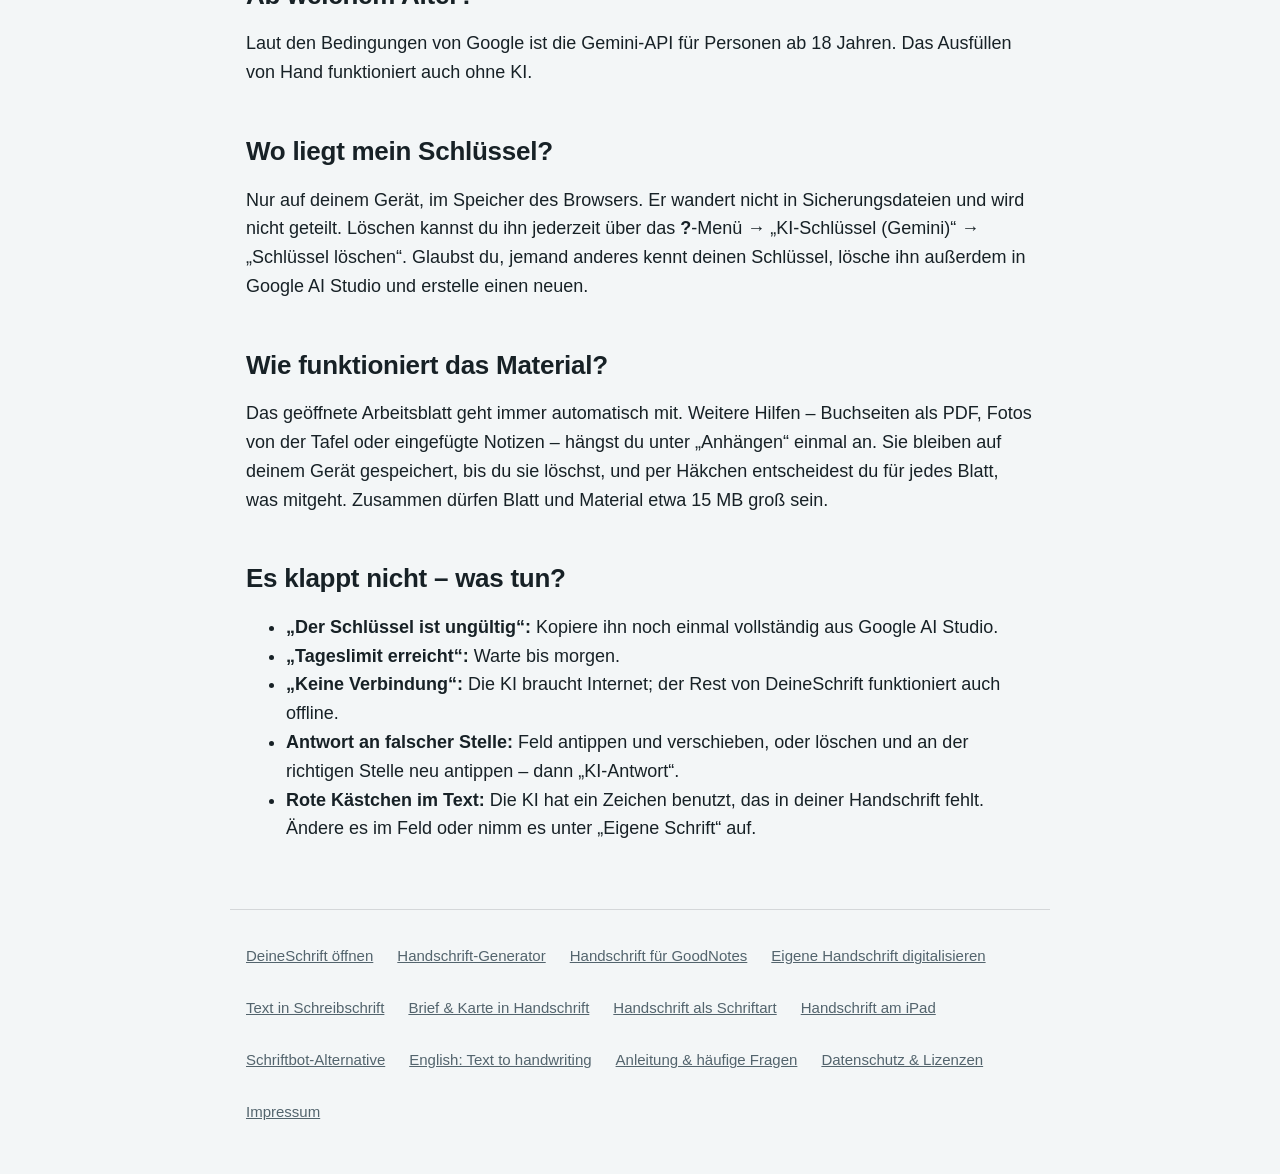
<file: gemini-schluessel.html>
<!doctype html>
<html lang="de">
<head>
  <meta charset="utf-8">
  <script>/* Nur eine Adresse: www leitet auf die Hauptadresse um (sonst getrennte Speicher für Schrift und Einstellungen) */
    if (location.hostname === 'www.deineschrift.de') location.replace('https://deineschrift.de' + location.pathname + location.search + location.hash);</script>
  <meta name="viewport" content="width=device-width, initial-scale=1, viewport-fit=cover">
  <title>Kostenlosen Gemini-Schlüssel holen – KI in DeineSchrift</title>
  <meta name="description" content="So holst du dir in zwei Minuten einen kostenlosen Gemini-API-Schlüssel von Google und lässt Arbeitsblätter und PDFs mit KI in deiner Handschrift ausfüllen. Beta.">
  <meta name="robots" content="index, follow">
  <link rel="canonical" href="https://deineschrift.de/gemini-schluessel">
  <meta name="theme-color" content="#ffffff">
  <script>try { if (localStorage.getItem('theme') === 'dark') document.documentElement.dataset.theme = 'dark'; } catch (e) {}</script>
  <link rel="icon" href="icons/icon-192.png">
  <link rel="stylesheet" href="css/seite.css">
</head>
<body>
  <header class="top">
    <a class="logo" href="./"><svg class="logo-hw" viewBox="0 0 115.4 20.5" role="img" aria-label="DeineSchrift"><path d="M3.9 1.9L3.6 2.2L3.9 1.9L3.6 2.2L3.5 3.3L3.5 6.9L3.2 9.5L3 17.8L3.1 18L3 17.8L3.1 18L3.3 17.8L3.4 17.1M4.7 2.3L4.4 2.1L5.4 2.1L7.2 2.6L8.4 3.3L9.1 4.4L10.1 6.5L10.5 7.8L10.6 11.7L10.2 12.9L9.5 14.2L7.8 16.3L6.5 17.5L4.4 18.3L2.1 18.3L2.5 18.3L1.9 18.2L1.5 17.9M14.2 14.2L14.5 13.8L14.2 14.2L14.5 13.8L17.4 13.8L18.8 13.2L18.5 13.3L19.4 12.3L19.2 12.5L19.4 11.2L18.5 10.1L17.9 9.9L16.7 9.9L16.2 10.1L15.2 11.1L14.2 12.7L14.5 12.5L14.2 12.7L13.4 15L13.5 17.1L13.9 17.6L15.1 18.2L15.8 18.3L20.4 17.9L20.9 17.4M24.2 11.2L24 11.6L24 12.5L24.1 11.4L24 12.7L24.5 14.8L24.5 16.5M23.1 8.7L22.8 7.5L22.8 7L23 8.3L22.8 6.9M27.3 11.2L27.4 10.6L27.3 15.2L27.9 16.9L27.9 18.3L27.9 16.7L29.2 12.3L29.7 11.4L30.5 10.7L30.3 11L31.1 10.5L32.5 10.2L33.9 10.1L34.4 10.4L34.8 10.9L35 13.7L34.7 16.9L34.9 17.1M39.7 13.2L39.8 13.4L40.1 13.5L41.6 13.6L41.1 13.5L42.1 13.4L43.7 12.7L44.2 12.2L44.7 11.2L44.8 9.6L44.4 9.1L44.6 9.2L43.7 8.8L42.5 8.8L41.7 9.2L40.3 10.4L39 12L38.4 12.9L37.8 15.2L37.8 15.9L37.8 15.2L37.8 15.9L38.2 17.1L39.2 18L41.6 18.3L44.1 17.8L42.8 18.1L46.6 16.9L47.5 16.5M61.7 4L61.4 3.2L60.9 2.6L59.2 1.8L57.8 1.8L56.9 2L55.9 2.4L55.4 2.9L54 5.2L53.7 6.2L53.7 7.3L53.7 7L54 7.7L54.2 7.8L53.9 7.5L54.8 8.3L58.5 8.8L59.5 9.4L59.7 10L59.5 9.7L59.7 10L59.7 11.5L59.2 13.5L58.8 14.6L58 15.6L55.7 17.5L54.3 18.2L53 18.3L52.5 18.2L50.5 16.9L50.3 16.4M70.2 10.4L70.2 8.3L69.8 8L69.2 7.7L69.3 7.8L68.1 7.7L66.8 8.4L64.2 10.8L63.6 11.7L62.9 13.4L63 16L63 15.7L63.5 16.8L64.7 17.7L66.8 18.3L66.5 18.2L67.9 18.3L68.6 18.1L69.2 17.6L70.5 16.2L71.5 14.9M74.3 1.5L74.3 2.7L74.8 5.4L74.9 7.5L74.8 7L74.9 11.1L74.6 13.6L74.7 13.3L74.6 15.9L74.6 14.8L74.9 12.7L75.7 10.5L76.4 9.4L78.3 7.5L79.2 7L80 7L80.8 7.7L81.6 10.5L82.1 13.3L82.2 16.6M85.9 9.7L86.3 11.7L86.5 17.7L86.7 18.3L86.5 17.1L85 12.8L85.2 13.3L84.9 11.4L85.3 10.6L86.6 9.4L88 8.5L90.1 7.8L89.7 7.9L90.5 7.7L92 7.7L92.7 8M95.7 13.1L95.6 18.3L95.8 17.5M95.7 8.6L95.7 8.1L95.6 7.8L95.7 8.2L95.6 7.8L95.5 8M106 5.3L106 5L105.8 4.9L106 5.2L106 5L105.7 4.7L104.8 4.8L103.5 5.8L101.9 8L101.3 11.2L101.5 15.4L101.4 19M98.5 11.8L99.1 12L102.4 12L103.9 11.5M109.7 7.7L109.8 7.5L109.7 7.7L109.8 7.5L109.9 7.5L110.1 9.8L110.1 14.4L109.8 16.3L109.8 18L110 18.3M107.3 10.7L107.1 11.1L107.2 10.8L107.1 11.1L107.6 11.4L109.6 11.4L109.1 11.4L110.4 11.3L113.9 10.1" fill="none" stroke="currentColor" stroke-width="1.15" stroke-linecap="round" stroke-linejoin="round"/></svg></a>
    <a class="cta" href="./">DeineSchrift öffnen</a>
  </header>

  <main>
    <nav class="crumbs" aria-label="Pfad"><a href="./">DeineSchrift</a> › KI-Schlüssel</nav>
    <h1>Kostenlosen Gemini-Schlüssel holen</h1>
    <p class="lead">Mit einem eigenen Schlüssel von Google Gemini hilft dir die KI beim „PDF ausfüllen“: Sie findet die Fragen auf deinem Arbeitsblatt und schreibt die Antworten direkt in Handschrift an die richtige Stelle. Der Schlüssel ist kostenlos und in etwa zwei Minuten eingerichtet.</p>
    <p class="stand"><strong>Beta:</strong> Die KI-Hilfe ist neu. Es kann zu Fehlern kommen – bitte prüfe jedes Ergebnis, bevor du es benutzt.</p>

    <h2 id="schritte">So geht’s</h2>
    <ol class="schritte">
      <li><strong>Google AI Studio öffnen.</strong> Gehe auf <a href="https://aistudio.google.com/apikey">aistudio.google.com/apikey</a> und melde dich mit deinem Google-Konto an. Beim ersten Mal bestätigst du die Nutzungsbedingungen von Google.</li>
      <li><strong>Schlüssel erstellen.</strong> Tippe auf „Create API key“ (API-Schlüssel erstellen). Falls Google nach einem Projekt fragt, nimm das vorgeschlagene oder lege ein neues an.</li>
      <li><strong>Schlüssel kopieren.</strong> Der Schlüssel ist eine lange Zeichenfolge, die meist mit „AIza“ beginnt. Tippe auf „Kopieren“.</li>
      <li><strong>In DeineSchrift einfügen.</strong> Öffne <a href="./">DeineSchrift</a>, öffne unter „PDF ausfüllen“ ein Blatt, tippe bei „KI-Hilfe“ auf <strong>Alles ausfüllen</strong> (oder im ?-Menü auf „KI-Schlüssel“) und füge den Schlüssel ein. Mit „Speichern &amp; testen“ prüft DeineSchrift ihn einmal bei Google.</li>
      <li><strong>Loslegen.</strong> „Alles ausfüllen“ füllt das ganze Blatt; für ein einzelnes Feld tippst du es an und wählst „KI-Antwort“, „Kürzer“ oder „Neu“. Buchseiten, Fotos oder Notizen hängst du einmal als Material an und nutzt sie per Häkchen für jedes Blatt.</li>
    </ol>
    <p>Du brauchst keine Kreditkarte und musst keine Abrechnung einrichten. Richte auch keine ein – solange keine Abrechnung hinterlegt ist, kann der Schlüssel nichts kosten.</p>

    <h2 id="kosten">Kostet das etwas?</h2>
    <p>Nein. Google bietet für die Gemini-API ein kostenloses Kontingent mit einem Tageslimit. Wie hoch es ist, legt Google fest und ändert es von Zeit zu Zeit; deine aktuellen Grenzen siehst du in Google AI Studio. Ist das Limit erreicht, zeigt DeineSchrift einen Hinweis – am nächsten Tag geht es weiter.</p>

    <h2 id="daten">Was passiert mit meinen Texten?</h2>
    <p>Wenn du die KI-Hilfe nutzt, schickt dein Gerät die Seiten des geöffneten Blatts und das angehakte Material direkt an Google. DeineSchrift selbst bekommt davon nichts mit – es gibt keinen Server dazwischen. Für die Verarbeitung gelten die <a href="https://ai.google.dev/gemini-api/terms">Nutzungsbedingungen der Gemini-API</a> und die <a href="https://policies.google.com/privacy">Datenschutzerklärung von Google</a>. Gib keine sensiblen oder persönlichen Daten ein, die Google nicht sehen soll.</p>

    <h2 id="alter">Ab welchem Alter?</h2>
    <p>Laut den Bedingungen von Google ist die Gemini-API für Personen ab 18 Jahren. Das Ausfüllen von Hand funktioniert auch ohne KI.</p>

    <h2 id="speicher">Wo liegt mein Schlüssel?</h2>
    <p>Nur auf deinem Gerät, im Speicher des Browsers. Er wandert nicht in Sicherungsdateien und wird nicht geteilt. Löschen kannst du ihn jederzeit über das <strong>?</strong>-Menü → „KI-Schlüssel (Gemini)“ → „Schlüssel löschen“. Glaubst du, jemand anderes kennt deinen Schlüssel, lösche ihn außerdem in Google AI Studio und erstelle einen neuen.</p>

    <h2 id="material">Wie funktioniert das Material?</h2>
    <p>Das geöffnete Arbeitsblatt geht immer automatisch mit. Weitere Hilfen – Buchseiten als PDF, Fotos von der Tafel oder eingefügte Notizen – hängst du unter „Anhängen“ einmal an. Sie bleiben auf deinem Gerät gespeichert, bis du sie löschst, und per Häkchen entscheidest du für jedes Blatt, was mitgeht. Zusammen dürfen Blatt und Material etwa 15 MB groß sein.</p>

    <h2 id="fehler">Es klappt nicht – was tun?</h2>
    <ul>
      <li><strong>„Der Schlüssel ist ungültig“:</strong> Kopiere ihn noch einmal vollständig aus Google AI Studio.</li>
      <li><strong>„Tageslimit erreicht“:</strong> Warte bis morgen.</li>
      <li><strong>„Keine Verbindung“:</strong> Die KI braucht Internet; der Rest von DeineSchrift funktioniert auch offline.</li>
      <li><strong>Antwort an falscher Stelle:</strong> Feld antippen und verschieben, oder löschen und an der richtigen Stelle neu antippen – dann „KI-Antwort“.</li>
      <li><strong>Rote Kästchen im Text:</strong> Die KI hat ein Zeichen benutzt, das in deiner Handschrift fehlt. Ändere es im Feld oder nimm es unter „Eigene Schrift“ auf.</li>
    </ul>
  </main>

  <footer>
    <a href="./">DeineSchrift öffnen</a>
    <a href="handschrift-generator">Handschrift-Generator</a>
    <a href="goodnotes-handschrift">Handschrift für GoodNotes</a>
    <a href="eigene-handschrift-digitalisieren">Eigene Handschrift digitalisieren</a>
    <a href="text-in-schreibschrift">Text in Schreibschrift</a>
    <a href="handschriftlicher-brief">Brief &amp; Karte in Handschrift</a>
    <a href="handschrift-schriftart">Handschrift als Schriftart</a>
    <a href="handschrift-ipad">Handschrift am iPad</a>
    <a href="schriftbot-alternative">Schriftbot-Alternative</a>
    <a href="en/text-to-handwriting">English: Text to handwriting</a>
    <a href="anleitung">Anleitung &amp; häufige Fragen</a>
    <a href="datenschutz">Datenschutz &amp; Lizenzen</a>
    <a href="impressum">Impressum</a>
  </footer>
</body>
</html>
</file>
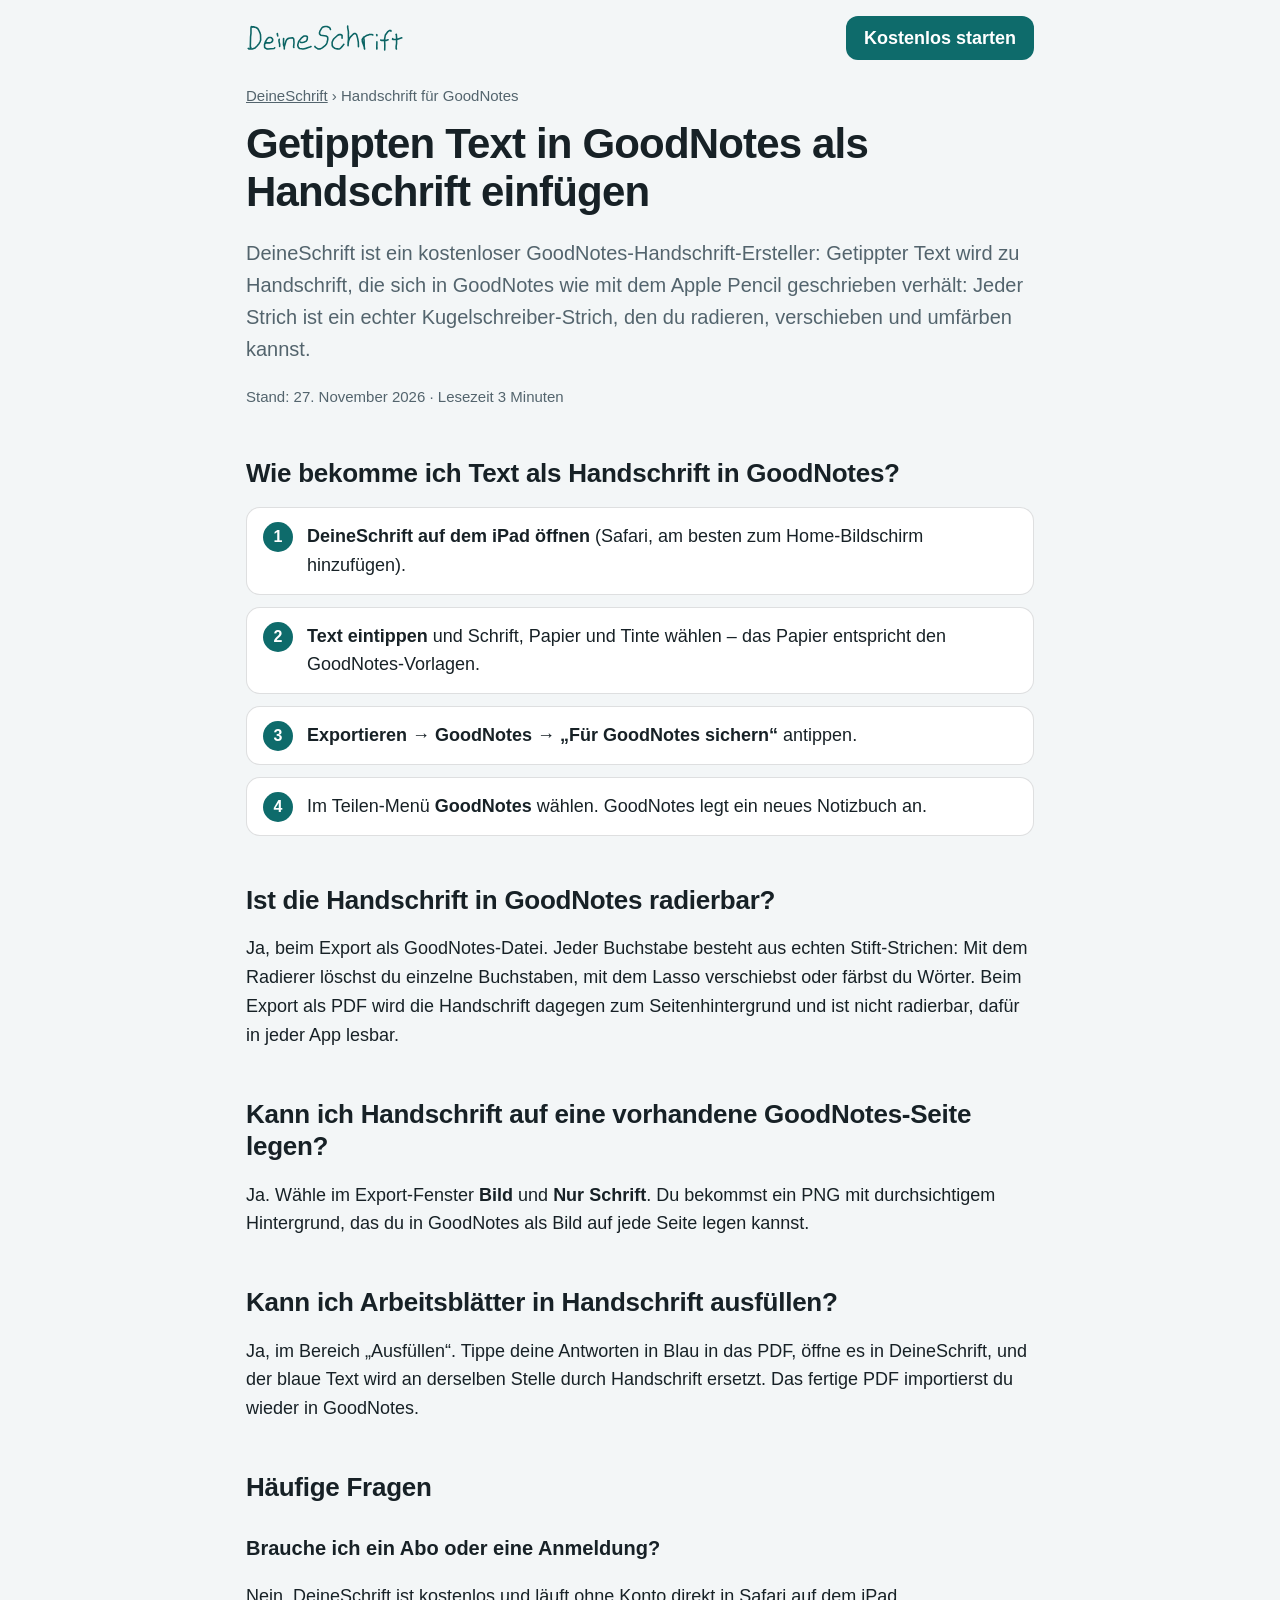
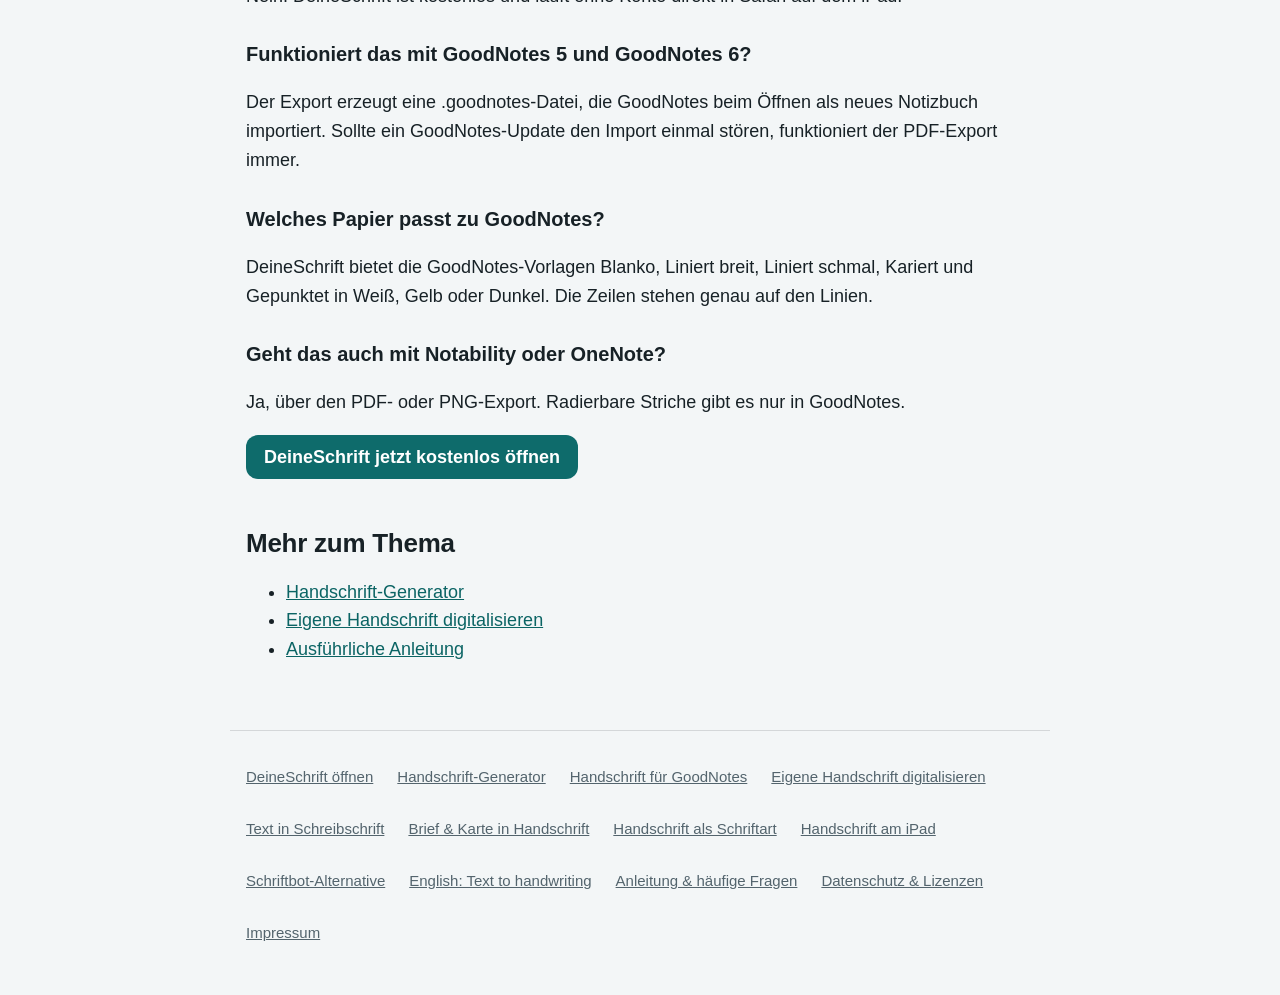
<file: goodnotes-handschrift.html>
<!doctype html>
<html lang="de">
<head>
  <meta charset="utf-8">
  <script>/* Nur eine Adresse: www leitet auf die Hauptadresse um */
    if (location.hostname === 'www.deineschrift.de') location.replace('https://deineschrift.de' + location.pathname + location.search + location.hash);</script>
  <meta name="viewport" content="width=device-width, initial-scale=1, viewport-fit=cover">
  <title>Getippten Text in GoodNotes als Handschrift – kostenlos | DeineSchrift</title>
  <meta name="description" content="So kommt getippter Text als echte, radierbare Handschrift in GoodNotes: Text in DeineSchrift eintippen, als GoodNotes-Datei exportieren, fertig. Kostenlos, auf dem iPad, ohne Anmeldung.">
  <link rel="canonical" href="https://deineschrift.de/goodnotes-handschrift">
  <link rel="alternate" hreflang="de" href="https://deineschrift.de/goodnotes-handschrift">
  <meta name="robots" content="index, follow, max-snippet:-1, max-image-preview:large">
  <meta property="og:type" content="article">
  <meta property="og:locale" content="de_DE">
  <meta property="og:site_name" content="DeineSchrift">
  <meta property="og:title" content="Getippten Text in GoodNotes als echte Handschrift">
  <meta property="og:description" content="So kommt getippter Text als echte, radierbare Handschrift in GoodNotes: Text in DeineSchrift eintippen, als GoodNotes-Datei exportieren, fertig. Kostenlos, auf dem iPad, ohne Anmeldung.">
  <meta property="og:url" content="https://deineschrift.de/goodnotes-handschrift">
  <meta property="og:image" content="https://deineschrift.de/icons/og.png">
  <meta name="twitter:card" content="summary_large_image">
  <meta name="theme-color" content="#ffffff">
  <script>try { if (localStorage.getItem('theme') === 'dark') document.documentElement.dataset.theme = 'dark'; } catch (e) {}</script>
  <link rel="icon" href="icons/icon-192.png">
  <link rel="apple-touch-icon" href="icons/apple-touch-icon.png">
  <link rel="stylesheet" href="css/seite.css">
  <script type="application/ld+json">
{
  "@context": "https://schema.org",
  "@graph": [
    {
      "@type": "WebPage",
      "@id": "https://deineschrift.de/goodnotes-handschrift#seite",
      "url": "https://deineschrift.de/goodnotes-handschrift",
      "name": "Getippten Text in GoodNotes als echte Handschrift",
      "description": "So kommt getippter Text als echte, radierbare Handschrift in GoodNotes: Text in DeineSchrift eintippen, als GoodNotes-Datei exportieren, fertig. Kostenlos, auf dem iPad, ohne Anmeldung.",
      "inLanguage": "de",
      "isPartOf": {
        "@id": "https://deineschrift.de/#website"
      },
      "about": {
        "@id": "https://deineschrift.de/#app"
      },
      "dateModified": "2026-11-28",
      "speakable": {
        "@type": "SpeakableSpecification",
        "cssSelector": [
          "h1",
          ".lead"
        ]
      }
    },
    {
      "@type": "BreadcrumbList",
      "itemListElement": [
        {
          "@type": "ListItem",
          "position": 1,
          "name": "DeineSchrift",
          "item": "https://deineschrift.de/"
        },
        {
          "@type": "ListItem",
          "position": 2,
          "name": "Handschrift für GoodNotes",
          "item": "https://deineschrift.de/goodnotes-handschrift"
        }
      ]
    },
    {
      "@type": "HowTo",
      "name": "Getippten Text in GoodNotes als Handschrift einfügen",
      "totalTime": "PT5M",
      "tool": [
        {
          "@type": "HowToTool",
          "name": "Browser (iPad, Smartphone oder Computer)"
        }
      ],
      "step": [
        {
          "@type": "HowToStep",
          "position": 1,
          "name": "DeineSchrift auf dem iPad öffnen",
          "url": "https://deineschrift.de/"
        },
        {
          "@type": "HowToStep",
          "position": 2,
          "name": "Text eintippen und Schrift wählen",
          "url": "https://deineschrift.de/"
        },
        {
          "@type": "HowToStep",
          "position": 3,
          "name": "Exportieren → GoodNotes antippen",
          "url": "https://deineschrift.de/"
        },
        {
          "@type": "HowToStep",
          "position": 4,
          "name": "Im Teilen-Menü GoodNotes wählen",
          "url": "https://deineschrift.de/"
        }
      ]
    },
    {
      "@type": "FAQPage",
      "mainEntity": [
        {
          "@type": "Question",
          "name": "Brauche ich ein Abo oder eine Anmeldung?",
          "acceptedAnswer": {
            "@type": "Answer",
            "text": "Nein. DeineSchrift ist kostenlos und läuft ohne Konto direkt in Safari auf dem iPad."
          }
        },
        {
          "@type": "Question",
          "name": "Funktioniert das mit GoodNotes 5 und GoodNotes 6?",
          "acceptedAnswer": {
            "@type": "Answer",
            "text": "Der Export erzeugt eine .goodnotes-Datei, die GoodNotes beim Öffnen als neues Notizbuch importiert. Sollte ein GoodNotes-Update den Import einmal stören, funktioniert der PDF-Export immer."
          }
        },
        {
          "@type": "Question",
          "name": "Welches Papier passt zu GoodNotes?",
          "acceptedAnswer": {
            "@type": "Answer",
            "text": "DeineSchrift bietet die GoodNotes-Vorlagen Blanko, Liniert breit, Liniert schmal, Kariert und Gepunktet in Weiß, Gelb oder Dunkel. Die Zeilen stehen genau auf den Linien."
          }
        },
        {
          "@type": "Question",
          "name": "Geht das auch mit Notability oder OneNote?",
          "acceptedAnswer": {
            "@type": "Answer",
            "text": "Ja, über den PDF- oder PNG-Export. Radierbare Striche gibt es nur in GoodNotes."
          }
        }
      ]
    }
  ]
}
  </script>
</head>
<body>
  <header class="top">
    <a class="logo" href="./"><svg class="logo-hw" viewBox="0 0 115.4 20.5" role="img" aria-label="DeineSchrift"><path d="M3.9 1.9L3.6 2.2L3.9 1.9L3.6 2.2L3.5 3.3L3.5 6.9L3.2 9.5L3 17.8L3.1 18L3 17.8L3.1 18L3.3 17.8L3.4 17.1M4.7 2.3L4.4 2.1L5.4 2.1L7.2 2.6L8.4 3.3L9.1 4.4L10.1 6.5L10.5 7.8L10.6 11.7L10.2 12.9L9.5 14.2L7.8 16.3L6.5 17.5L4.4 18.3L2.1 18.3L2.5 18.3L1.9 18.2L1.5 17.9M14.2 14.2L14.5 13.8L14.2 14.2L14.5 13.8L17.4 13.8L18.8 13.2L18.5 13.3L19.4 12.3L19.2 12.5L19.4 11.2L18.5 10.1L17.9 9.9L16.7 9.9L16.2 10.1L15.2 11.1L14.2 12.7L14.5 12.5L14.2 12.7L13.4 15L13.5 17.1L13.9 17.6L15.1 18.2L15.8 18.3L20.4 17.9L20.9 17.4M24.2 11.2L24 11.6L24 12.5L24.1 11.4L24 12.7L24.5 14.8L24.5 16.5M23.1 8.7L22.8 7.5L22.8 7L23 8.3L22.8 6.9M27.3 11.2L27.4 10.6L27.3 15.2L27.9 16.9L27.9 18.3L27.9 16.7L29.2 12.3L29.7 11.4L30.5 10.7L30.3 11L31.1 10.5L32.5 10.2L33.9 10.1L34.4 10.4L34.8 10.9L35 13.7L34.7 16.9L34.9 17.1M39.7 13.2L39.8 13.4L40.1 13.5L41.6 13.6L41.1 13.5L42.1 13.4L43.7 12.7L44.2 12.2L44.7 11.2L44.8 9.6L44.4 9.1L44.6 9.2L43.7 8.8L42.5 8.8L41.7 9.2L40.3 10.4L39 12L38.4 12.9L37.8 15.2L37.8 15.9L37.8 15.2L37.8 15.9L38.2 17.1L39.2 18L41.6 18.3L44.1 17.8L42.8 18.1L46.6 16.9L47.5 16.5M61.7 4L61.4 3.2L60.9 2.6L59.2 1.8L57.8 1.8L56.9 2L55.9 2.4L55.4 2.9L54 5.2L53.7 6.2L53.7 7.3L53.7 7L54 7.7L54.2 7.8L53.9 7.5L54.8 8.3L58.5 8.8L59.5 9.4L59.7 10L59.5 9.7L59.7 10L59.7 11.5L59.2 13.5L58.8 14.6L58 15.6L55.7 17.5L54.3 18.2L53 18.3L52.5 18.2L50.5 16.9L50.3 16.4M70.2 10.4L70.2 8.3L69.8 8L69.2 7.7L69.3 7.8L68.1 7.7L66.8 8.4L64.2 10.8L63.6 11.7L62.9 13.4L63 16L63 15.7L63.5 16.8L64.7 17.7L66.8 18.3L66.5 18.2L67.9 18.3L68.6 18.1L69.2 17.6L70.5 16.2L71.5 14.9M74.3 1.5L74.3 2.7L74.8 5.4L74.9 7.5L74.8 7L74.9 11.1L74.6 13.6L74.7 13.3L74.6 15.9L74.6 14.8L74.9 12.7L75.7 10.5L76.4 9.4L78.3 7.5L79.2 7L80 7L80.8 7.7L81.6 10.5L82.1 13.3L82.2 16.6M85.9 9.7L86.3 11.7L86.5 17.7L86.7 18.3L86.5 17.1L85 12.8L85.2 13.3L84.9 11.4L85.3 10.6L86.6 9.4L88 8.5L90.1 7.8L89.7 7.9L90.5 7.7L92 7.7L92.7 8M95.7 13.1L95.6 18.3L95.8 17.5M95.7 8.6L95.7 8.1L95.6 7.8L95.7 8.2L95.6 7.8L95.5 8M106 5.3L106 5L105.8 4.9L106 5.2L106 5L105.7 4.7L104.8 4.8L103.5 5.8L101.9 8L101.3 11.2L101.5 15.4L101.4 19M98.5 11.8L99.1 12L102.4 12L103.9 11.5M109.7 7.7L109.8 7.5L109.7 7.7L109.8 7.5L109.9 7.5L110.1 9.8L110.1 14.4L109.8 16.3L109.8 18L110 18.3M107.3 10.7L107.1 11.1L107.2 10.8L107.1 11.1L107.6 11.4L109.6 11.4L109.1 11.4L110.4 11.3L113.9 10.1" fill="none" stroke="currentColor" stroke-width="1.15" stroke-linecap="round" stroke-linejoin="round"/></svg></a>
    <a class="cta" href="./">Kostenlos starten</a>
  </header>
  <main>
    <nav class="crumbs" aria-label="Pfad"><a href="./">DeineSchrift</a> › Handschrift für GoodNotes</nav>
    <h1>Getippten Text in GoodNotes als Handschrift einfügen</h1>
    <p class="lead">DeineSchrift ist ein kostenloser GoodNotes-Handschrift-Ersteller: Getippter Text wird zu Handschrift, die sich in GoodNotes wie mit dem Apple Pencil geschrieben verhält: Jeder Strich ist ein echter Kugelschreiber-Strich, den du radieren, verschieben und umfärben kannst.</p>
    <p class="stand">Stand: 27. November 2026 · Lesezeit 3 Minuten</p>
    <h2 id="wie">Wie bekomme ich Text als Handschrift in GoodNotes?</h2>
    <ol class="schritte">
      <li><strong>DeineSchrift auf dem iPad öffnen</strong> (Safari, am besten zum Home-Bildschirm hinzufügen).</li>
      <li><strong>Text eintippen</strong> und Schrift, Papier und Tinte wählen – das Papier entspricht den GoodNotes-Vorlagen.</li>
      <li><strong>Exportieren → GoodNotes → „Für GoodNotes sichern“</strong> antippen.</li>
      <li>Im Teilen-Menü <strong>GoodNotes</strong> wählen. GoodNotes legt ein neues Notizbuch an.</li>
    </ol>
    <h2 id="radierbar">Ist die Handschrift in GoodNotes radierbar?</h2>
    <p>Ja, beim Export als GoodNotes-Datei. Jeder Buchstabe besteht aus echten Stift-Strichen: Mit dem Radierer löschst du einzelne Buchstaben, mit dem Lasso verschiebst oder färbst du Wörter. Beim Export als PDF wird die Handschrift dagegen zum Seitenhintergrund und ist nicht radierbar, dafür in jeder App lesbar.</p>
    <h2 id="seite">Kann ich Handschrift auf eine vorhandene GoodNotes-Seite legen?</h2>
    <p>Ja. Wähle im Export-Fenster <strong>Bild</strong> und <strong>Nur Schrift</strong>. Du bekommst ein PNG mit durchsichtigem Hintergrund, das du in GoodNotes als Bild auf jede Seite legen kannst.</p>
    <h2 id="formulare">Kann ich Arbeitsblätter in Handschrift ausfüllen?</h2>
    <p>Ja, im Bereich „Ausfüllen“. Tippe deine Antworten in Blau in das PDF, öffne es in DeineSchrift, und der blaue Text wird an derselben Stelle durch Handschrift ersetzt. Das fertige PDF importierst du wieder in GoodNotes.</p>

    <h2 id="faq">Häufige Fragen</h2>
    <h3>Brauche ich ein Abo oder eine Anmeldung?</h3>
    <p>Nein. DeineSchrift ist kostenlos und läuft ohne Konto direkt in Safari auf dem iPad.</p>
    <h3>Funktioniert das mit GoodNotes 5 und GoodNotes 6?</h3>
    <p>Der Export erzeugt eine .goodnotes-Datei, die GoodNotes beim Öffnen als neues Notizbuch importiert. Sollte ein GoodNotes-Update den Import einmal stören, funktioniert der PDF-Export immer.</p>
    <h3>Welches Papier passt zu GoodNotes?</h3>
    <p>DeineSchrift bietet die GoodNotes-Vorlagen Blanko, Liniert breit, Liniert schmal, Kariert und Gepunktet in Weiß, Gelb oder Dunkel. Die Zeilen stehen genau auf den Linien.</p>
    <h3>Geht das auch mit Notability oder OneNote?</h3>
    <p>Ja, über den PDF- oder PNG-Export. Radierbare Striche gibt es nur in GoodNotes.</p>
    <p><a class="cta" href="./">DeineSchrift jetzt kostenlos öffnen</a></p>
    <h2 id="mehr">Mehr zum Thema</h2>
    <ul>
      <li><a href="handschrift-generator">Handschrift-Generator</a></li>
      <li><a href="eigene-handschrift-digitalisieren">Eigene Handschrift digitalisieren</a></li>
      <li><a href="anleitung">Ausführliche Anleitung</a></li>
    </ul>
  </main>
  <!-- Werbeplatz: bleibt unsichtbar (hidden), bis ein Werbenetzwerk eingebunden ist. Nie in Editor, Vorschau, Aufnahme oder Export. -->
  <aside class="ad-slot" aria-label="Anzeige" hidden></aside>

  <footer>
    <a href="./">DeineSchrift öffnen</a>
    <a href="handschrift-generator">Handschrift-Generator</a>
    <a href="goodnotes-handschrift">Handschrift für GoodNotes</a>
    <a href="eigene-handschrift-digitalisieren">Eigene Handschrift digitalisieren</a>
    <a href="text-in-schreibschrift">Text in Schreibschrift</a>
    <a href="handschriftlicher-brief">Brief &amp; Karte in Handschrift</a>
    <a href="handschrift-schriftart">Handschrift als Schriftart</a>
    <a href="handschrift-ipad">Handschrift am iPad</a>
    <a href="schriftbot-alternative">Schriftbot-Alternative</a>
    <a href="en/text-to-handwriting">English: Text to handwriting</a>
    <a href="anleitung">Anleitung &amp; häufige Fragen</a>
    <a href="datenschutz">Datenschutz &amp; Lizenzen</a>
    <a href="impressum">Impressum</a>
  </footer>
</body>
</html>
</file>
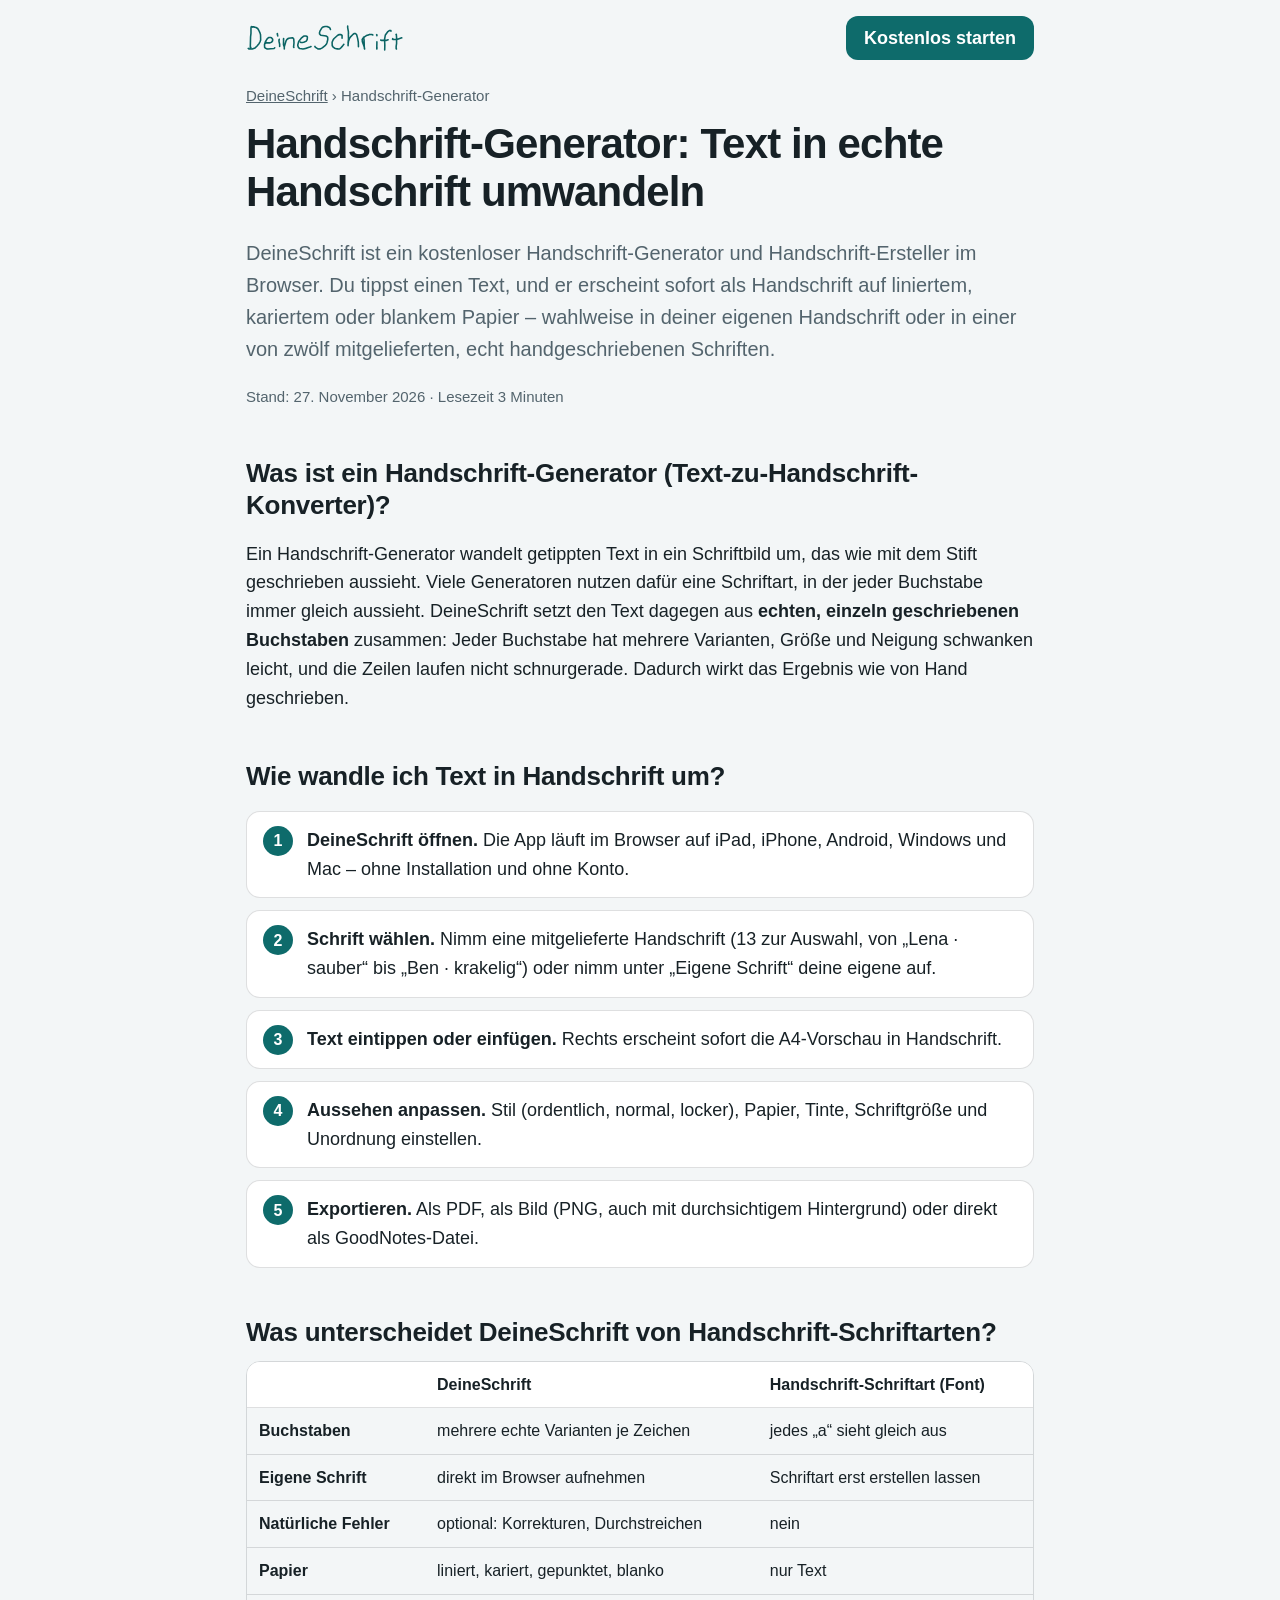
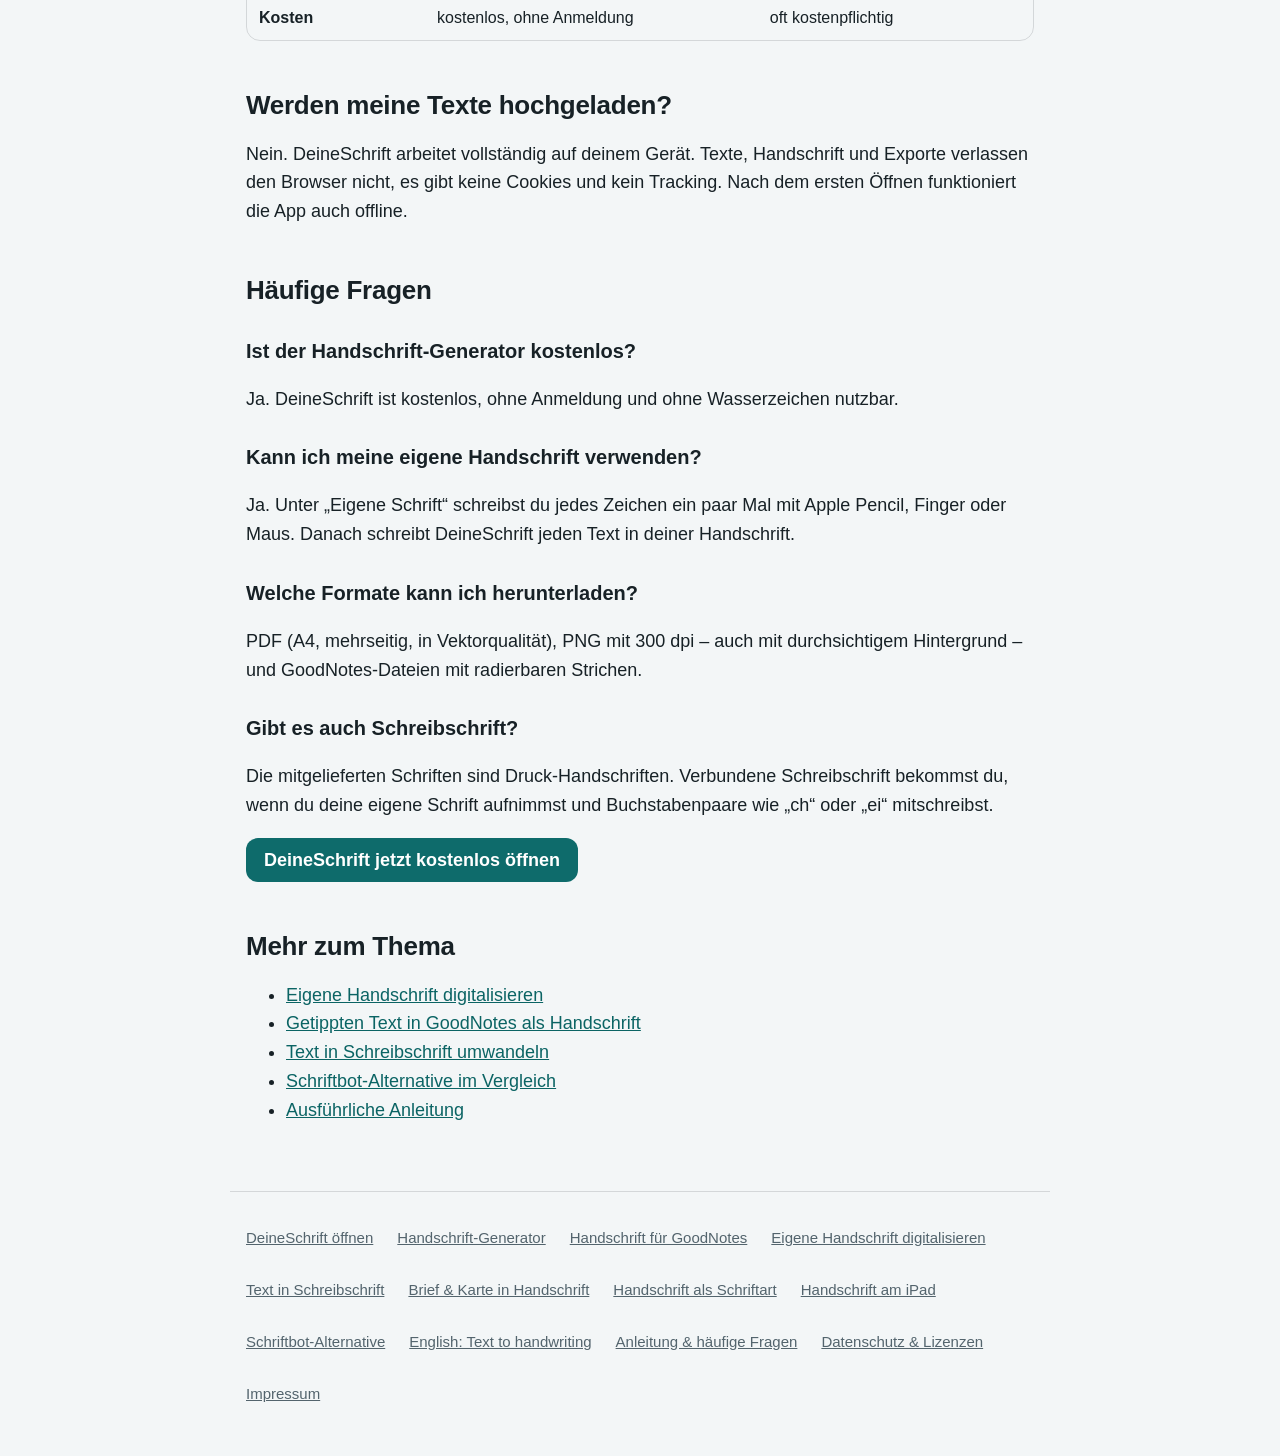
<file: handschrift-generator.html>
<!doctype html>
<html lang="de">
<head>
  <meta charset="utf-8">
  <script>/* Nur eine Adresse: www leitet auf die Hauptadresse um */
    if (location.hostname === 'www.deineschrift.de') location.replace('https://deineschrift.de' + location.pathname + location.search + location.hash);</script>
  <meta name="viewport" content="width=device-width, initial-scale=1, viewport-fit=cover">
  <title>Handschrift-Generator: Text in Handschrift umwandeln – kostenlos | DeineSchrift</title>
  <meta name="description" content="Kostenloser Handschrift-Generator: Getippten Text online in echte Handschrift umwandeln – mit deiner eigenen oder einer mitgelieferten Schrift, als PDF, PNG oder GoodNotes-Datei. Ohne Anmeldung.">
  <link rel="canonical" href="https://deineschrift.de/handschrift-generator">
  <link rel="alternate" hreflang="de" href="https://deineschrift.de/handschrift-generator">
  <link rel="alternate" hreflang="en" href="https://deineschrift.de/en/text-to-handwriting">
  <meta name="robots" content="index, follow, max-snippet:-1, max-image-preview:large">
  <meta property="og:type" content="article">
  <meta property="og:locale" content="de_DE">
  <meta property="og:site_name" content="DeineSchrift">
  <meta property="og:title" content="Handschrift-Generator: Text in echte Handschrift umwandeln">
  <meta property="og:description" content="Kostenloser Handschrift-Generator: Getippten Text online in echte Handschrift umwandeln – mit deiner eigenen oder einer mitgelieferten Schrift, als PDF, PNG oder GoodNotes-Datei. Ohne Anmeldung.">
  <meta property="og:url" content="https://deineschrift.de/handschrift-generator">
  <meta property="og:image" content="https://deineschrift.de/icons/og.png">
  <meta name="twitter:card" content="summary_large_image">
  <meta name="theme-color" content="#ffffff">
  <script>try { if (localStorage.getItem('theme') === 'dark') document.documentElement.dataset.theme = 'dark'; } catch (e) {}</script>
  <link rel="icon" href="icons/icon-192.png">
  <link rel="apple-touch-icon" href="icons/apple-touch-icon.png">
  <link rel="stylesheet" href="css/seite.css">
  <script type="application/ld+json">
{
  "@context": "https://schema.org",
  "@graph": [
    {
      "@type": "WebPage",
      "@id": "https://deineschrift.de/handschrift-generator#seite",
      "url": "https://deineschrift.de/handschrift-generator",
      "name": "Handschrift-Generator: Text in echte Handschrift umwandeln",
      "description": "Kostenloser Handschrift-Generator: Getippten Text online in echte Handschrift umwandeln – mit deiner eigenen oder einer mitgelieferten Schrift, als PDF, PNG oder GoodNotes-Datei. Ohne Anmeldung.",
      "inLanguage": "de",
      "isPartOf": {
        "@id": "https://deineschrift.de/#website"
      },
      "about": {
        "@id": "https://deineschrift.de/#app"
      },
      "dateModified": "2026-11-28",
      "speakable": {
        "@type": "SpeakableSpecification",
        "cssSelector": [
          "h1",
          ".lead"
        ]
      }
    },
    {
      "@type": "BreadcrumbList",
      "itemListElement": [
        {
          "@type": "ListItem",
          "position": 1,
          "name": "DeineSchrift",
          "item": "https://deineschrift.de/"
        },
        {
          "@type": "ListItem",
          "position": 2,
          "name": "Handschrift-Generator",
          "item": "https://deineschrift.de/handschrift-generator"
        }
      ]
    },
    {
      "@type": "HowTo",
      "name": "Handschrift-Generator: Text in echte Handschrift umwandeln",
      "totalTime": "PT5M",
      "tool": [
        {
          "@type": "HowToTool",
          "name": "Browser (iPad, Smartphone oder Computer)"
        }
      ],
      "step": [
        {
          "@type": "HowToStep",
          "position": 1,
          "name": "DeineSchrift im Browser öffnen",
          "url": "https://deineschrift.de/"
        },
        {
          "@type": "HowToStep",
          "position": 2,
          "name": "Mitgelieferte Schrift wählen oder eigene aufnehmen",
          "url": "https://deineschrift.de/"
        },
        {
          "@type": "HowToStep",
          "position": 3,
          "name": "Text eintippen oder einfügen",
          "url": "https://deineschrift.de/"
        },
        {
          "@type": "HowToStep",
          "position": 4,
          "name": "Stil, Papier und Tinte einstellen",
          "url": "https://deineschrift.de/"
        },
        {
          "@type": "HowToStep",
          "position": 5,
          "name": "Als PDF, PNG oder GoodNotes-Datei exportieren",
          "url": "https://deineschrift.de/"
        }
      ]
    },
    {
      "@type": "FAQPage",
      "mainEntity": [
        {
          "@type": "Question",
          "name": "Ist der Handschrift-Generator kostenlos?",
          "acceptedAnswer": {
            "@type": "Answer",
            "text": "Ja. DeineSchrift ist kostenlos, ohne Anmeldung und ohne Wasserzeichen nutzbar."
          }
        },
        {
          "@type": "Question",
          "name": "Kann ich meine eigene Handschrift verwenden?",
          "acceptedAnswer": {
            "@type": "Answer",
            "text": "Ja. Unter „Eigene Schrift“ schreibst du jedes Zeichen ein paar Mal mit Apple Pencil, Finger oder Maus. Danach schreibt DeineSchrift jeden Text in deiner Handschrift."
          }
        },
        {
          "@type": "Question",
          "name": "Welche Formate kann ich herunterladen?",
          "acceptedAnswer": {
            "@type": "Answer",
            "text": "PDF (A4, mehrseitig, in Vektorqualität), PNG mit 300 dpi – auch mit durchsichtigem Hintergrund – und GoodNotes-Dateien mit radierbaren Strichen."
          }
        },
        {
          "@type": "Question",
          "name": "Gibt es auch Schreibschrift?",
          "acceptedAnswer": {
            "@type": "Answer",
            "text": "Die mitgelieferten Schriften sind Druck-Handschriften. Verbundene Schreibschrift bekommst du, wenn du deine eigene Schrift aufnimmst und Buchstabenpaare wie „ch“ oder „ei“ mitschreibst."
          }
        }
      ]
    }
  ]
}
  </script>
</head>
<body>
  <header class="top">
    <a class="logo" href="./"><svg class="logo-hw" viewBox="0 0 115.4 20.5" role="img" aria-label="DeineSchrift"><path d="M3.9 1.9L3.6 2.2L3.9 1.9L3.6 2.2L3.5 3.3L3.5 6.9L3.2 9.5L3 17.8L3.1 18L3 17.8L3.1 18L3.3 17.8L3.4 17.1M4.7 2.3L4.4 2.1L5.4 2.1L7.2 2.6L8.4 3.3L9.1 4.4L10.1 6.5L10.5 7.8L10.6 11.7L10.2 12.9L9.5 14.2L7.8 16.3L6.5 17.5L4.4 18.3L2.1 18.3L2.5 18.3L1.9 18.2L1.5 17.9M14.2 14.2L14.5 13.8L14.2 14.2L14.5 13.8L17.4 13.8L18.8 13.2L18.5 13.3L19.4 12.3L19.2 12.5L19.4 11.2L18.5 10.1L17.9 9.9L16.7 9.9L16.2 10.1L15.2 11.1L14.2 12.7L14.5 12.5L14.2 12.7L13.4 15L13.5 17.1L13.9 17.6L15.1 18.2L15.8 18.3L20.4 17.9L20.9 17.4M24.2 11.2L24 11.6L24 12.5L24.1 11.4L24 12.7L24.5 14.8L24.5 16.5M23.1 8.7L22.8 7.5L22.8 7L23 8.3L22.8 6.9M27.3 11.2L27.4 10.6L27.3 15.2L27.9 16.9L27.9 18.3L27.9 16.7L29.2 12.3L29.7 11.4L30.5 10.7L30.3 11L31.1 10.5L32.5 10.2L33.9 10.1L34.4 10.4L34.8 10.9L35 13.7L34.7 16.9L34.9 17.1M39.7 13.2L39.8 13.4L40.1 13.5L41.6 13.6L41.1 13.5L42.1 13.4L43.7 12.7L44.2 12.2L44.7 11.2L44.8 9.6L44.4 9.1L44.6 9.2L43.7 8.8L42.5 8.8L41.7 9.2L40.3 10.4L39 12L38.4 12.9L37.8 15.2L37.8 15.9L37.8 15.2L37.8 15.9L38.2 17.1L39.2 18L41.6 18.3L44.1 17.8L42.8 18.1L46.6 16.9L47.5 16.5M61.7 4L61.4 3.2L60.9 2.6L59.2 1.8L57.8 1.8L56.9 2L55.9 2.4L55.4 2.9L54 5.2L53.7 6.2L53.7 7.3L53.7 7L54 7.7L54.2 7.8L53.9 7.5L54.8 8.3L58.5 8.8L59.5 9.4L59.7 10L59.5 9.7L59.7 10L59.7 11.5L59.2 13.5L58.8 14.6L58 15.6L55.7 17.5L54.3 18.2L53 18.3L52.5 18.2L50.5 16.9L50.3 16.4M70.2 10.4L70.2 8.3L69.8 8L69.2 7.7L69.3 7.8L68.1 7.7L66.8 8.4L64.2 10.8L63.6 11.7L62.9 13.4L63 16L63 15.7L63.5 16.8L64.7 17.7L66.8 18.3L66.5 18.2L67.9 18.3L68.6 18.1L69.2 17.6L70.5 16.2L71.5 14.9M74.3 1.5L74.3 2.7L74.8 5.4L74.9 7.5L74.8 7L74.9 11.1L74.6 13.6L74.7 13.3L74.6 15.9L74.6 14.8L74.9 12.7L75.7 10.5L76.4 9.4L78.3 7.5L79.2 7L80 7L80.8 7.7L81.6 10.5L82.1 13.3L82.2 16.6M85.9 9.7L86.3 11.7L86.5 17.7L86.7 18.3L86.5 17.1L85 12.8L85.2 13.3L84.9 11.4L85.3 10.6L86.6 9.4L88 8.5L90.1 7.8L89.7 7.9L90.5 7.7L92 7.7L92.7 8M95.7 13.1L95.6 18.3L95.8 17.5M95.7 8.6L95.7 8.1L95.6 7.8L95.7 8.2L95.6 7.8L95.5 8M106 5.3L106 5L105.8 4.9L106 5.2L106 5L105.7 4.7L104.8 4.8L103.5 5.8L101.9 8L101.3 11.2L101.5 15.4L101.4 19M98.5 11.8L99.1 12L102.4 12L103.9 11.5M109.7 7.7L109.8 7.5L109.7 7.7L109.8 7.5L109.9 7.5L110.1 9.8L110.1 14.4L109.8 16.3L109.8 18L110 18.3M107.3 10.7L107.1 11.1L107.2 10.8L107.1 11.1L107.6 11.4L109.6 11.4L109.1 11.4L110.4 11.3L113.9 10.1" fill="none" stroke="currentColor" stroke-width="1.15" stroke-linecap="round" stroke-linejoin="round"/></svg></a>
    <a class="cta" href="./">Kostenlos starten</a>
  </header>
  <main>
    <nav class="crumbs" aria-label="Pfad"><a href="./">DeineSchrift</a> › Handschrift-Generator</nav>
    <h1>Handschrift-Generator: Text in echte Handschrift umwandeln</h1>
    <p class="lead">DeineSchrift ist ein kostenloser Handschrift-Generator und Handschrift-Ersteller im Browser. Du tippst einen Text, und er erscheint sofort als Handschrift auf liniertem, kariertem oder blankem Papier – wahlweise in deiner eigenen Handschrift oder in einer von zwölf mitgelieferten, echt handgeschriebenen Schriften.</p>
    <p class="stand">Stand: 27. November 2026 · Lesezeit 3 Minuten</p>
    <h2 id="was">Was ist ein Handschrift-Generator (Text-zu-Handschrift-Konverter)?</h2>
    <p>Ein Handschrift-Generator wandelt getippten Text in ein Schriftbild um, das wie mit dem Stift geschrieben aussieht. Viele Generatoren nutzen dafür eine Schriftart, in der jeder Buchstabe immer gleich aussieht. DeineSchrift setzt den Text dagegen aus <strong>echten, einzeln geschriebenen Buchstaben</strong> zusammen: Jeder Buchstabe hat mehrere Varianten, Größe und Neigung schwanken leicht, und die Zeilen laufen nicht schnurgerade. Dadurch wirkt das Ergebnis wie von Hand geschrieben.</p>
    <h2 id="wie">Wie wandle ich Text in Handschrift um?</h2>
    <ol class="schritte">
      <li><strong>DeineSchrift öffnen.</strong> Die App läuft im Browser auf iPad, iPhone, Android, Windows und Mac – ohne Installation und ohne Konto.</li>
      <li><strong>Schrift wählen.</strong> Nimm eine mitgelieferte Handschrift (13 zur Auswahl, von „Lena · sauber“ bis „Ben · krakelig“) oder nimm unter „Eigene Schrift“ deine eigene auf.</li>
      <li><strong>Text eintippen oder einfügen.</strong> Rechts erscheint sofort die A4-Vorschau in Handschrift.</li>
      <li><strong>Aussehen anpassen.</strong> Stil (ordentlich, normal, locker), Papier, Tinte, Schriftgröße und Unordnung einstellen.</li>
      <li><strong>Exportieren.</strong> Als PDF, als Bild (PNG, auch mit durchsichtigem Hintergrund) oder direkt als GoodNotes-Datei.</li>
    </ol>
    <h2 id="unterschied">Was unterscheidet DeineSchrift von Handschrift-Schriftarten?</h2>
    <div class="tabelle" role="region" aria-label="Vergleich, seitlich scrollbar" tabindex="0"><table>
      <thead><tr><th scope="col"></th><th scope="col">DeineSchrift</th><th scope="col">Handschrift-Schriftart (Font)</th></tr></thead>
      <tbody>
        <tr><th scope="row">Buchstaben</th><td>mehrere echte Varianten je Zeichen</td><td>jedes „a“ sieht gleich aus</td></tr>
        <tr><th scope="row">Eigene Schrift</th><td>direkt im Browser aufnehmen</td><td>Schriftart erst erstellen lassen</td></tr>
        <tr><th scope="row">Natürliche Fehler</th><td>optional: Korrekturen, Durchstreichen</td><td>nein</td></tr>
        <tr><th scope="row">Papier</th><td>liniert, kariert, gepunktet, blanko</td><td>nur Text</td></tr>
        <tr><th scope="row">Kosten</th><td>kostenlos, ohne Anmeldung</td><td>oft kostenpflichtig</td></tr>
      </tbody>
    </table></div>
    <h2 id="datenschutz">Werden meine Texte hochgeladen?</h2>
    <p>Nein. DeineSchrift arbeitet vollständig auf deinem Gerät. Texte, Handschrift und Exporte verlassen den Browser nicht, es gibt keine Cookies und kein Tracking. Nach dem ersten Öffnen funktioniert die App auch offline.</p>

    <h2 id="faq">Häufige Fragen</h2>
    <h3>Ist der Handschrift-Generator kostenlos?</h3>
    <p>Ja. DeineSchrift ist kostenlos, ohne Anmeldung und ohne Wasserzeichen nutzbar.</p>
    <h3>Kann ich meine eigene Handschrift verwenden?</h3>
    <p>Ja. Unter „Eigene Schrift“ schreibst du jedes Zeichen ein paar Mal mit Apple Pencil, Finger oder Maus. Danach schreibt DeineSchrift jeden Text in deiner Handschrift.</p>
    <h3>Welche Formate kann ich herunterladen?</h3>
    <p>PDF (A4, mehrseitig, in Vektorqualität), PNG mit 300 dpi – auch mit durchsichtigem Hintergrund – und GoodNotes-Dateien mit radierbaren Strichen.</p>
    <h3>Gibt es auch Schreibschrift?</h3>
    <p>Die mitgelieferten Schriften sind Druck-Handschriften. Verbundene Schreibschrift bekommst du, wenn du deine eigene Schrift aufnimmst und Buchstabenpaare wie „ch“ oder „ei“ mitschreibst.</p>
    <p><a class="cta" href="./">DeineSchrift jetzt kostenlos öffnen</a></p>
    <h2 id="mehr">Mehr zum Thema</h2>
    <ul>
      <li><a href="eigene-handschrift-digitalisieren">Eigene Handschrift digitalisieren</a></li>
      <li><a href="goodnotes-handschrift">Getippten Text in GoodNotes als Handschrift</a></li>
      <li><a href="text-in-schreibschrift">Text in Schreibschrift umwandeln</a></li>
      <li><a href="schriftbot-alternative">Schriftbot-Alternative im Vergleich</a></li>
      <li><a href="anleitung">Ausführliche Anleitung</a></li>
    </ul>
  </main>
  <!-- Werbeplatz: bleibt unsichtbar (hidden), bis ein Werbenetzwerk eingebunden ist. Nie in Editor, Vorschau, Aufnahme oder Export. -->
  <aside class="ad-slot" aria-label="Anzeige" hidden></aside>

  <footer>
    <a href="./">DeineSchrift öffnen</a>
    <a href="handschrift-generator">Handschrift-Generator</a>
    <a href="goodnotes-handschrift">Handschrift für GoodNotes</a>
    <a href="eigene-handschrift-digitalisieren">Eigene Handschrift digitalisieren</a>
    <a href="text-in-schreibschrift">Text in Schreibschrift</a>
    <a href="handschriftlicher-brief">Brief &amp; Karte in Handschrift</a>
    <a href="handschrift-schriftart">Handschrift als Schriftart</a>
    <a href="handschrift-ipad">Handschrift am iPad</a>
    <a href="schriftbot-alternative">Schriftbot-Alternative</a>
    <a href="en/text-to-handwriting">English: Text to handwriting</a>
    <a href="anleitung">Anleitung &amp; häufige Fragen</a>
    <a href="datenschutz">Datenschutz &amp; Lizenzen</a>
    <a href="impressum">Impressum</a>
  </footer>
</body>
</html>
</file>
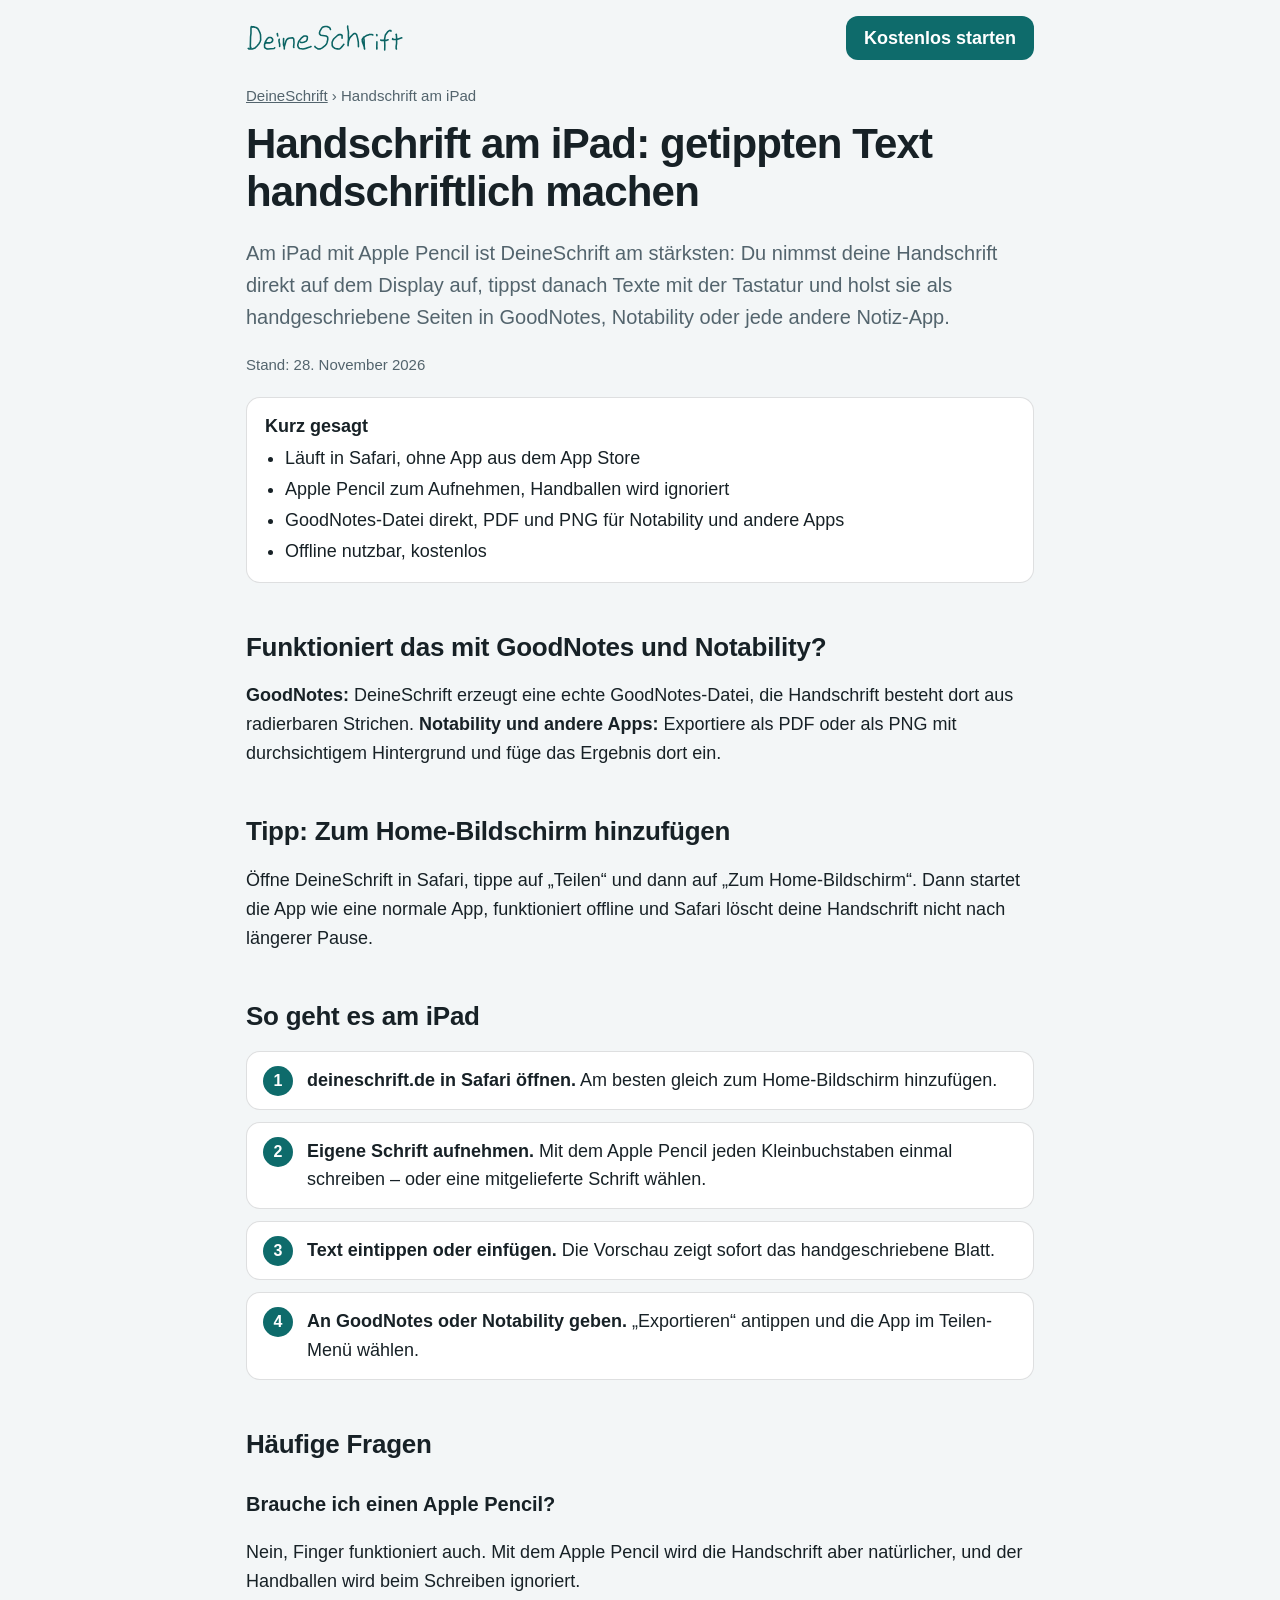
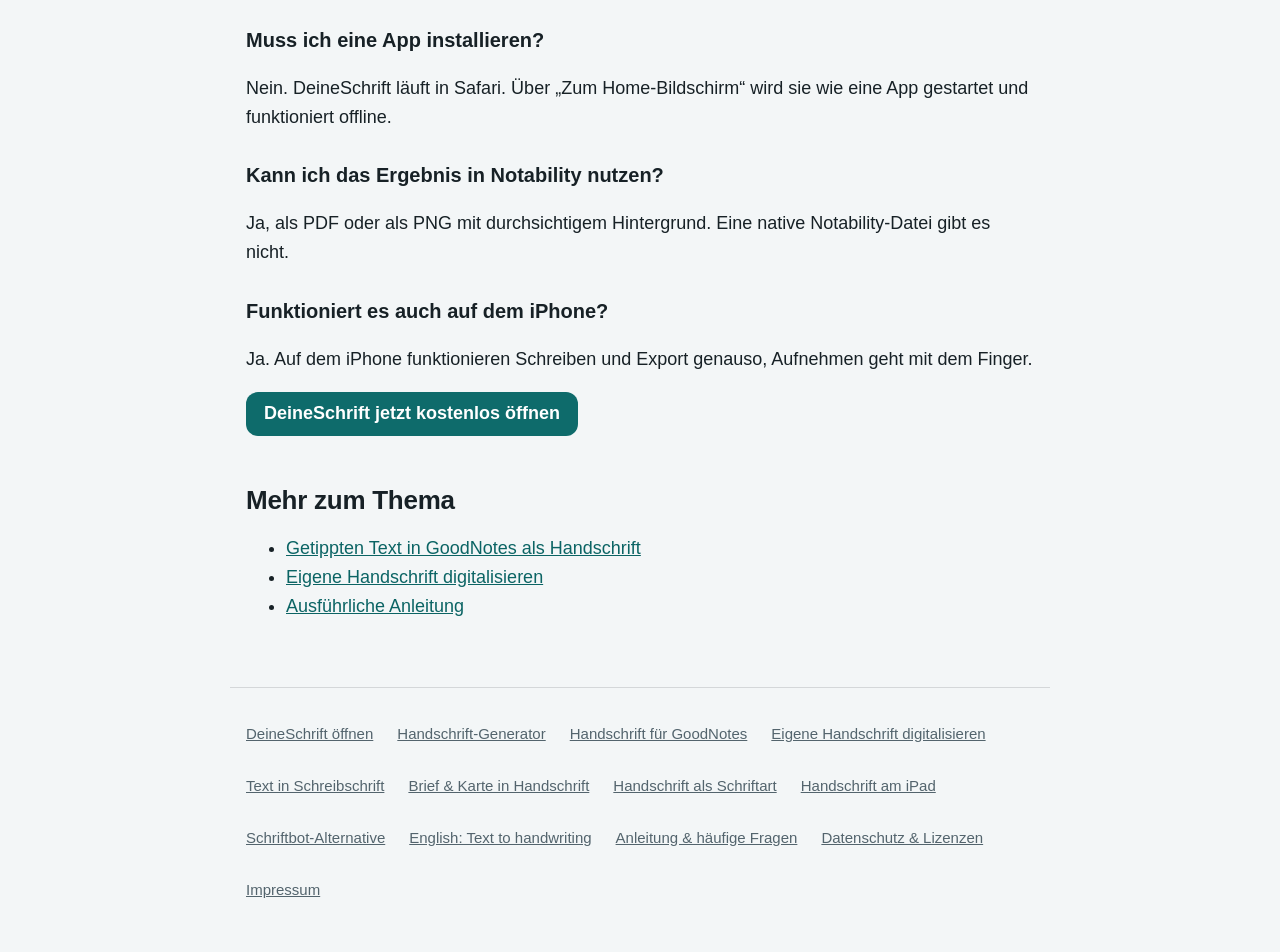
<file: handschrift-ipad.html>
<!doctype html>
<html lang="de">
<head>
  <meta charset="utf-8">
  <script>/* Nur eine Adresse: www leitet auf die Hauptadresse um */
    if (location.hostname === 'www.deineschrift.de') location.replace('https://deineschrift.de' + location.pathname + location.search + location.hash);</script>
  <meta name="viewport" content="width=device-width, initial-scale=1, viewport-fit=cover">
  <title>Handschrift am iPad: getippten Text handschriftlich für GoodNotes & Notability | DeineSchrift</title>
  <meta name="description" content="Getippten Text am iPad in Handschrift umwandeln: mit Apple Pencil die eigene Schrift aufnehmen, Text eintippen und als GoodNotes-Datei, PDF für Notability oder Bild sichern. Kostenlos im Browser.">
  <link rel="canonical" href="https://deineschrift.de/handschrift-ipad">
  <link rel="alternate" hreflang="de" href="https://deineschrift.de/handschrift-ipad">
  <meta name="robots" content="index, follow, max-snippet:-1, max-image-preview:large">
  <meta property="og:type" content="article">
  <meta property="og:locale" content="de_DE">
  <meta property="og:site_name" content="DeineSchrift">
  <meta property="og:title" content="Handschrift am iPad: getippten Text handschriftlich machen">
  <meta property="og:description" content="Getippten Text am iPad in Handschrift umwandeln: mit Apple Pencil die eigene Schrift aufnehmen, Text eintippen und als GoodNotes-Datei, PDF für Notability oder Bild sichern. Kostenlos im Browser.">
  <meta property="og:url" content="https://deineschrift.de/handschrift-ipad">
  <meta property="og:image" content="https://deineschrift.de/icons/og.png">
  <meta name="twitter:card" content="summary_large_image">
  <meta name="theme-color" content="#ffffff">
  <script>try { if (localStorage.getItem('theme') === 'dark') document.documentElement.dataset.theme = 'dark'; } catch (e) {}</script>
  <link rel="icon" href="icons/icon-192.png">
  <link rel="apple-touch-icon" href="icons/apple-touch-icon.png">
  <link rel="stylesheet" href="css/seite.css">
  <script type="application/ld+json">
{
  "@context": "https://schema.org",
  "@graph": [
    {
      "@type": "WebPage",
      "@id": "https://deineschrift.de/handschrift-ipad#seite",
      "url": "https://deineschrift.de/handschrift-ipad",
      "name": "Handschrift am iPad: getippten Text handschriftlich machen",
      "description": "Getippten Text am iPad in Handschrift umwandeln: mit Apple Pencil die eigene Schrift aufnehmen, Text eintippen und als GoodNotes-Datei, PDF für Notability oder Bild sichern. Kostenlos im Browser.",
      "inLanguage": "de",
      "isPartOf": {
        "@id": "https://deineschrift.de/#website"
      },
      "about": {
        "@id": "https://deineschrift.de/#app"
      },
      "dateModified": "2026-11-28",
      "speakable": {
        "@type": "SpeakableSpecification",
        "cssSelector": [
          "h1",
          ".lead",
          ".kurz"
        ]
      }
    },
    {
      "@type": "BreadcrumbList",
      "itemListElement": [
        {
          "@type": "ListItem",
          "position": 1,
          "name": "DeineSchrift",
          "item": "https://deineschrift.de/"
        },
        {
          "@type": "ListItem",
          "position": 2,
          "name": "Handschrift am iPad",
          "item": "https://deineschrift.de/handschrift-ipad"
        }
      ]
    },
    {
      "@type": "HowTo",
      "name": "Getippten Text am iPad in Handschrift umwandeln",
      "totalTime": "PT5M",
      "tool": [
        {
          "@type": "HowToTool",
          "name": "iPad mit Safari, ideal mit Apple Pencil"
        }
      ],
      "step": [
        {
          "@type": "HowToStep",
          "position": 1,
          "name": "deineschrift.de in Safari öffnen.",
          "text": "Am besten gleich zum Home-Bildschirm hinzufügen.",
          "url": "https://deineschrift.de/"
        },
        {
          "@type": "HowToStep",
          "position": 2,
          "name": "Eigene Schrift aufnehmen.",
          "text": "Mit dem Apple Pencil jeden Kleinbuchstaben einmal schreiben – oder eine mitgelieferte Schrift wählen.",
          "url": "https://deineschrift.de/"
        },
        {
          "@type": "HowToStep",
          "position": 3,
          "name": "Text eintippen oder einfügen.",
          "text": "Die Vorschau zeigt sofort das handgeschriebene Blatt.",
          "url": "https://deineschrift.de/"
        },
        {
          "@type": "HowToStep",
          "position": 4,
          "name": "An GoodNotes oder Notability geben.",
          "text": "„Exportieren“ antippen und die App im Teilen-Menü wählen.",
          "url": "https://deineschrift.de/"
        }
      ]
    },
    {
      "@type": "FAQPage",
      "mainEntity": [
        {
          "@type": "Question",
          "name": "Brauche ich einen Apple Pencil?",
          "acceptedAnswer": {
            "@type": "Answer",
            "text": "Nein, Finger funktioniert auch. Mit dem Apple Pencil wird die Handschrift aber natürlicher, und der Handballen wird beim Schreiben ignoriert."
          }
        },
        {
          "@type": "Question",
          "name": "Muss ich eine App installieren?",
          "acceptedAnswer": {
            "@type": "Answer",
            "text": "Nein. DeineSchrift läuft in Safari. Über „Zum Home-Bildschirm“ wird sie wie eine App gestartet und funktioniert offline."
          }
        },
        {
          "@type": "Question",
          "name": "Kann ich das Ergebnis in Notability nutzen?",
          "acceptedAnswer": {
            "@type": "Answer",
            "text": "Ja, als PDF oder als PNG mit durchsichtigem Hintergrund. Eine native Notability-Datei gibt es nicht."
          }
        },
        {
          "@type": "Question",
          "name": "Funktioniert es auch auf dem iPhone?",
          "acceptedAnswer": {
            "@type": "Answer",
            "text": "Ja. Auf dem iPhone funktionieren Schreiben und Export genauso, Aufnehmen geht mit dem Finger."
          }
        }
      ]
    }
  ]
}
  </script>
</head>
<body>
  <header class="top">
    <a class="logo" href="./"><svg class="logo-hw" viewBox="0 0 115.4 20.5" role="img" aria-label="DeineSchrift"><path d="M3.9 1.9L3.6 2.2L3.9 1.9L3.6 2.2L3.5 3.3L3.5 6.9L3.2 9.5L3 17.8L3.1 18L3 17.8L3.1 18L3.3 17.8L3.4 17.1M4.7 2.3L4.4 2.1L5.4 2.1L7.2 2.6L8.4 3.3L9.1 4.4L10.1 6.5L10.5 7.8L10.6 11.7L10.2 12.9L9.5 14.2L7.8 16.3L6.5 17.5L4.4 18.3L2.1 18.3L2.5 18.3L1.9 18.2L1.5 17.9M14.2 14.2L14.5 13.8L14.2 14.2L14.5 13.8L17.4 13.8L18.8 13.2L18.5 13.3L19.4 12.3L19.2 12.5L19.4 11.2L18.5 10.1L17.9 9.9L16.7 9.9L16.2 10.1L15.2 11.1L14.2 12.7L14.5 12.5L14.2 12.7L13.4 15L13.5 17.1L13.9 17.6L15.1 18.2L15.8 18.3L20.4 17.9L20.9 17.4M24.2 11.2L24 11.6L24 12.5L24.1 11.4L24 12.7L24.5 14.8L24.5 16.5M23.1 8.7L22.8 7.5L22.8 7L23 8.3L22.8 6.9M27.3 11.2L27.4 10.6L27.3 15.2L27.9 16.9L27.9 18.3L27.9 16.7L29.2 12.3L29.7 11.4L30.5 10.7L30.3 11L31.1 10.5L32.5 10.2L33.9 10.1L34.4 10.4L34.8 10.9L35 13.7L34.7 16.9L34.9 17.1M39.7 13.2L39.8 13.4L40.1 13.5L41.6 13.6L41.1 13.5L42.1 13.4L43.7 12.7L44.2 12.2L44.7 11.2L44.8 9.6L44.4 9.1L44.6 9.2L43.7 8.8L42.5 8.8L41.7 9.2L40.3 10.4L39 12L38.4 12.9L37.8 15.2L37.8 15.9L37.8 15.2L37.8 15.9L38.2 17.1L39.2 18L41.6 18.3L44.1 17.8L42.8 18.1L46.6 16.9L47.5 16.5M61.7 4L61.4 3.2L60.9 2.6L59.2 1.8L57.8 1.8L56.9 2L55.9 2.4L55.4 2.9L54 5.2L53.7 6.2L53.7 7.3L53.7 7L54 7.7L54.2 7.8L53.9 7.5L54.8 8.3L58.5 8.8L59.5 9.4L59.7 10L59.5 9.7L59.7 10L59.7 11.5L59.2 13.5L58.8 14.6L58 15.6L55.7 17.5L54.3 18.2L53 18.3L52.5 18.2L50.5 16.9L50.3 16.4M70.2 10.4L70.2 8.3L69.8 8L69.2 7.7L69.3 7.8L68.1 7.7L66.8 8.4L64.2 10.8L63.6 11.7L62.9 13.4L63 16L63 15.7L63.5 16.8L64.7 17.7L66.8 18.3L66.5 18.2L67.9 18.3L68.6 18.1L69.2 17.6L70.5 16.2L71.5 14.9M74.3 1.5L74.3 2.7L74.8 5.4L74.9 7.5L74.8 7L74.9 11.1L74.6 13.6L74.7 13.3L74.6 15.9L74.6 14.8L74.9 12.7L75.7 10.5L76.4 9.4L78.3 7.5L79.2 7L80 7L80.8 7.7L81.6 10.5L82.1 13.3L82.2 16.6M85.9 9.7L86.3 11.7L86.5 17.7L86.7 18.3L86.5 17.1L85 12.8L85.2 13.3L84.9 11.4L85.3 10.6L86.6 9.4L88 8.5L90.1 7.8L89.7 7.9L90.5 7.7L92 7.7L92.7 8M95.7 13.1L95.6 18.3L95.8 17.5M95.7 8.6L95.7 8.1L95.6 7.8L95.7 8.2L95.6 7.8L95.5 8M106 5.3L106 5L105.8 4.9L106 5.2L106 5L105.7 4.7L104.8 4.8L103.5 5.8L101.9 8L101.3 11.2L101.5 15.4L101.4 19M98.5 11.8L99.1 12L102.4 12L103.9 11.5M109.7 7.7L109.8 7.5L109.7 7.7L109.8 7.5L109.9 7.5L110.1 9.8L110.1 14.4L109.8 16.3L109.8 18L110 18.3M107.3 10.7L107.1 11.1L107.2 10.8L107.1 11.1L107.6 11.4L109.6 11.4L109.1 11.4L110.4 11.3L113.9 10.1" fill="none" stroke="currentColor" stroke-width="1.15" stroke-linecap="round" stroke-linejoin="round"/></svg></a>
    <a class="cta" href="./">Kostenlos starten</a>
  </header>
  <main>
    <nav class="crumbs" aria-label="Pfad"><a href="./">DeineSchrift</a> › Handschrift am iPad</nav>
    <h1>Handschrift am iPad: getippten Text handschriftlich machen</h1>
    <p class="lead">Am iPad mit Apple Pencil ist DeineSchrift am stärksten: Du nimmst deine Handschrift direkt auf dem Display auf, tippst danach Texte mit der Tastatur und holst sie als handgeschriebene Seiten in GoodNotes, Notability oder jede andere Notiz-App.</p>
    <p class="stand">Stand: 28. November 2026</p>
    <div class="kurz" role="note">
      <strong>Kurz gesagt</strong>
      <ul><li>Läuft in Safari, ohne App aus dem App Store</li><li>Apple Pencil zum Aufnehmen, Handballen wird ignoriert</li><li>GoodNotes-Datei direkt, PDF und PNG für Notability und andere Apps</li><li>Offline nutzbar, kostenlos</li></ul>
    </div>
    <h2 id="apps">Funktioniert das mit GoodNotes und Notability?</h2>
    <p><strong>GoodNotes:</strong> DeineSchrift erzeugt eine echte GoodNotes-Datei, die Handschrift besteht dort aus radierbaren Strichen. <strong>Notability und andere Apps:</strong> Exportiere als PDF oder als PNG mit durchsichtigem Hintergrund und füge das Ergebnis dort ein.</p>
    <h2 id="home">Tipp: Zum Home-Bildschirm hinzufügen</h2>
    <p>Öffne DeineSchrift in Safari, tippe auf „Teilen“ und dann auf „Zum Home-Bildschirm“. Dann startet die App wie eine normale App, funktioniert offline und Safari löscht deine Handschrift nicht nach längerer Pause.</p>
    <h2 id="schritte">So geht es am iPad</h2>
    <ol class="schritte">
      <li><strong>deineschrift.de in Safari öffnen.</strong> Am besten gleich zum Home-Bildschirm hinzufügen.</li>
      <li><strong>Eigene Schrift aufnehmen.</strong> Mit dem Apple Pencil jeden Kleinbuchstaben einmal schreiben – oder eine mitgelieferte Schrift wählen.</li>
      <li><strong>Text eintippen oder einfügen.</strong> Die Vorschau zeigt sofort das handgeschriebene Blatt.</li>
      <li><strong>An GoodNotes oder Notability geben.</strong> „Exportieren“ antippen und die App im Teilen-Menü wählen.</li>
    </ol>

    <h2 id="faq">Häufige Fragen</h2>
    <h3>Brauche ich einen Apple Pencil?</h3>
    <p>Nein, Finger funktioniert auch. Mit dem Apple Pencil wird die Handschrift aber natürlicher, und der Handballen wird beim Schreiben ignoriert.</p>
    <h3>Muss ich eine App installieren?</h3>
    <p>Nein. DeineSchrift läuft in Safari. Über „Zum Home-Bildschirm“ wird sie wie eine App gestartet und funktioniert offline.</p>
    <h3>Kann ich das Ergebnis in Notability nutzen?</h3>
    <p>Ja, als PDF oder als PNG mit durchsichtigem Hintergrund. Eine native Notability-Datei gibt es nicht.</p>
    <h3>Funktioniert es auch auf dem iPhone?</h3>
    <p>Ja. Auf dem iPhone funktionieren Schreiben und Export genauso, Aufnehmen geht mit dem Finger.</p>
    <p><a class="cta" href="./">DeineSchrift jetzt kostenlos öffnen</a></p>
    <h2 id="mehr">Mehr zum Thema</h2>
    <ul>
      <li><a href="goodnotes-handschrift">Getippten Text in GoodNotes als Handschrift</a></li>
      <li><a href="eigene-handschrift-digitalisieren">Eigene Handschrift digitalisieren</a></li>
      <li><a href="anleitung">Ausführliche Anleitung</a></li>
    </ul>
  </main>
  <!-- Werbeplatz: bleibt unsichtbar (hidden), bis ein Werbenetzwerk eingebunden ist. Nie in Editor, Vorschau, Aufnahme oder Export. -->
  <aside class="ad-slot" aria-label="Anzeige" hidden></aside>

  <footer>
    <a href="./">DeineSchrift öffnen</a>
    <a href="handschrift-generator">Handschrift-Generator</a>
    <a href="goodnotes-handschrift">Handschrift für GoodNotes</a>
    <a href="eigene-handschrift-digitalisieren">Eigene Handschrift digitalisieren</a>
    <a href="text-in-schreibschrift">Text in Schreibschrift</a>
    <a href="handschriftlicher-brief">Brief &amp; Karte in Handschrift</a>
    <a href="handschrift-schriftart">Handschrift als Schriftart</a>
    <a href="handschrift-ipad">Handschrift am iPad</a>
    <a href="schriftbot-alternative">Schriftbot-Alternative</a>
    <a href="en/text-to-handwriting">English: Text to handwriting</a>
    <a href="anleitung">Anleitung &amp; häufige Fragen</a>
    <a href="datenschutz">Datenschutz &amp; Lizenzen</a>
    <a href="impressum">Impressum</a>
  </footer>
</body>
</html>
</file>
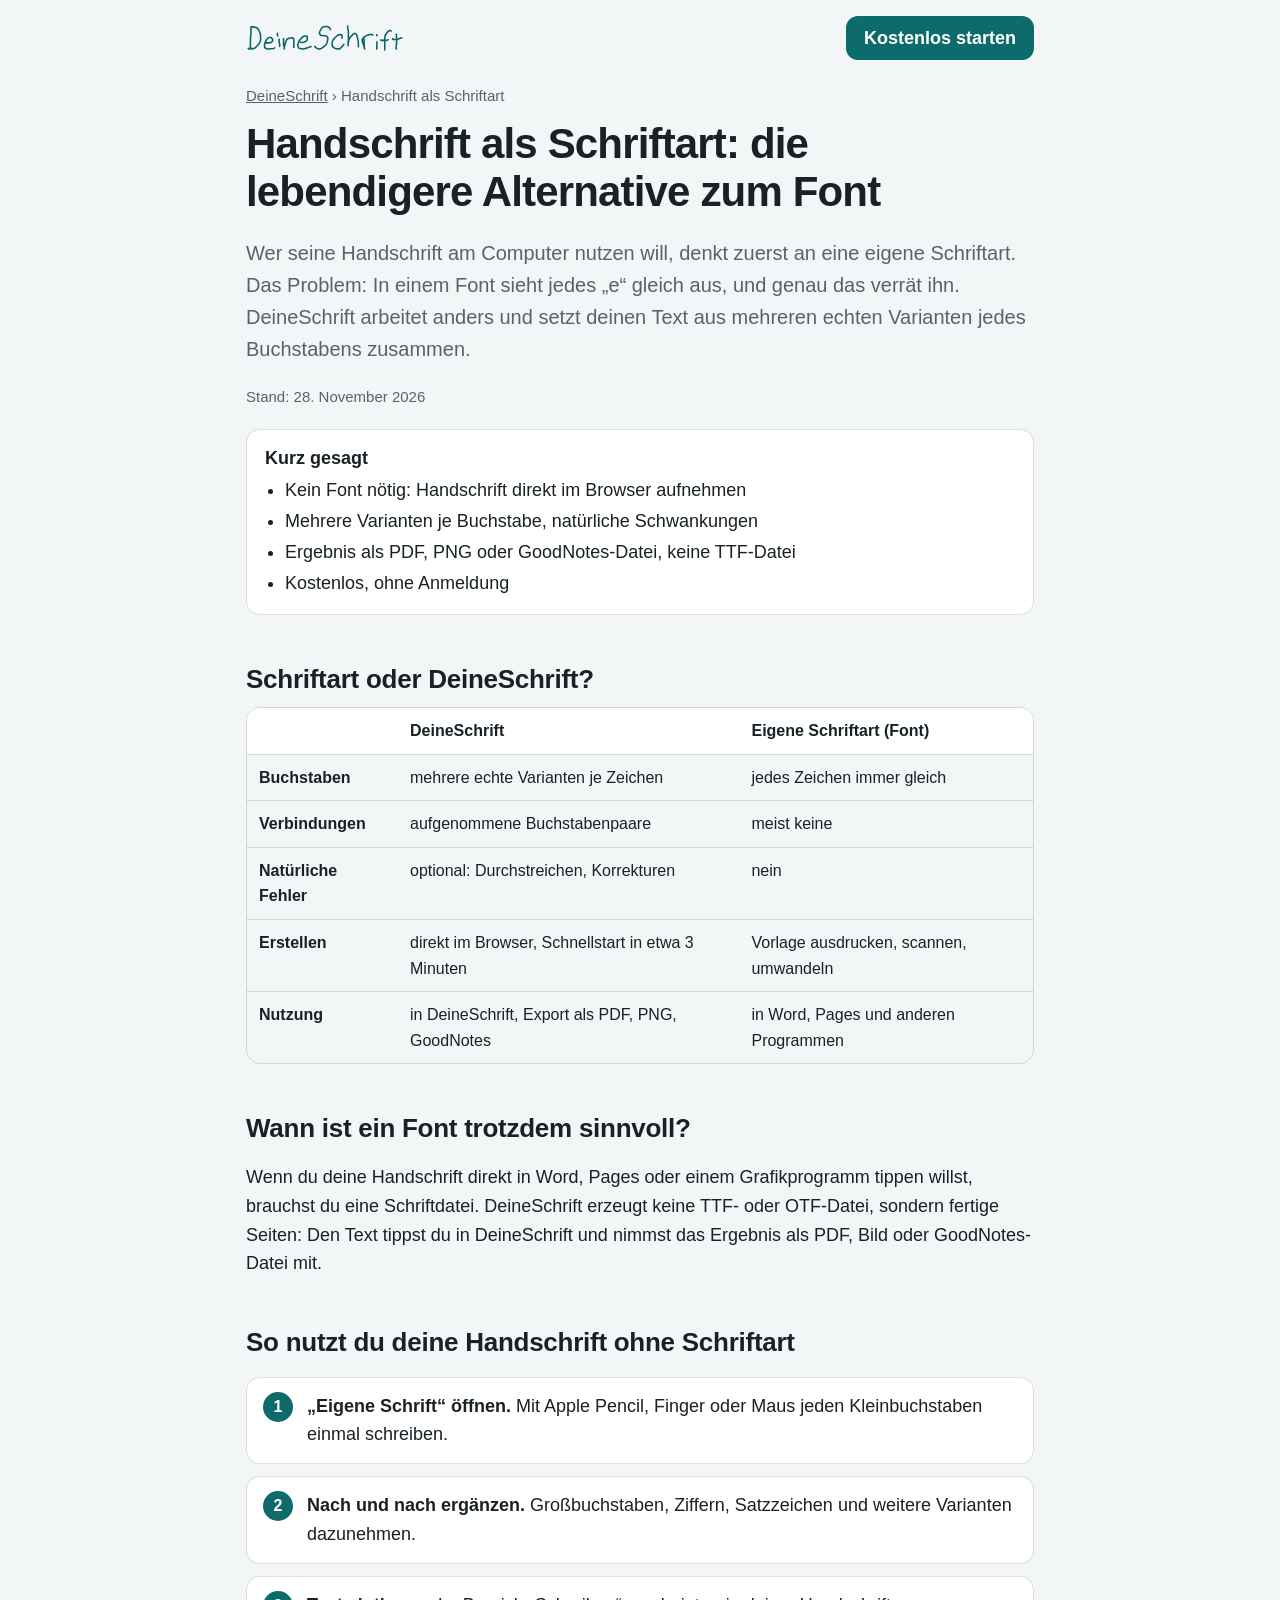
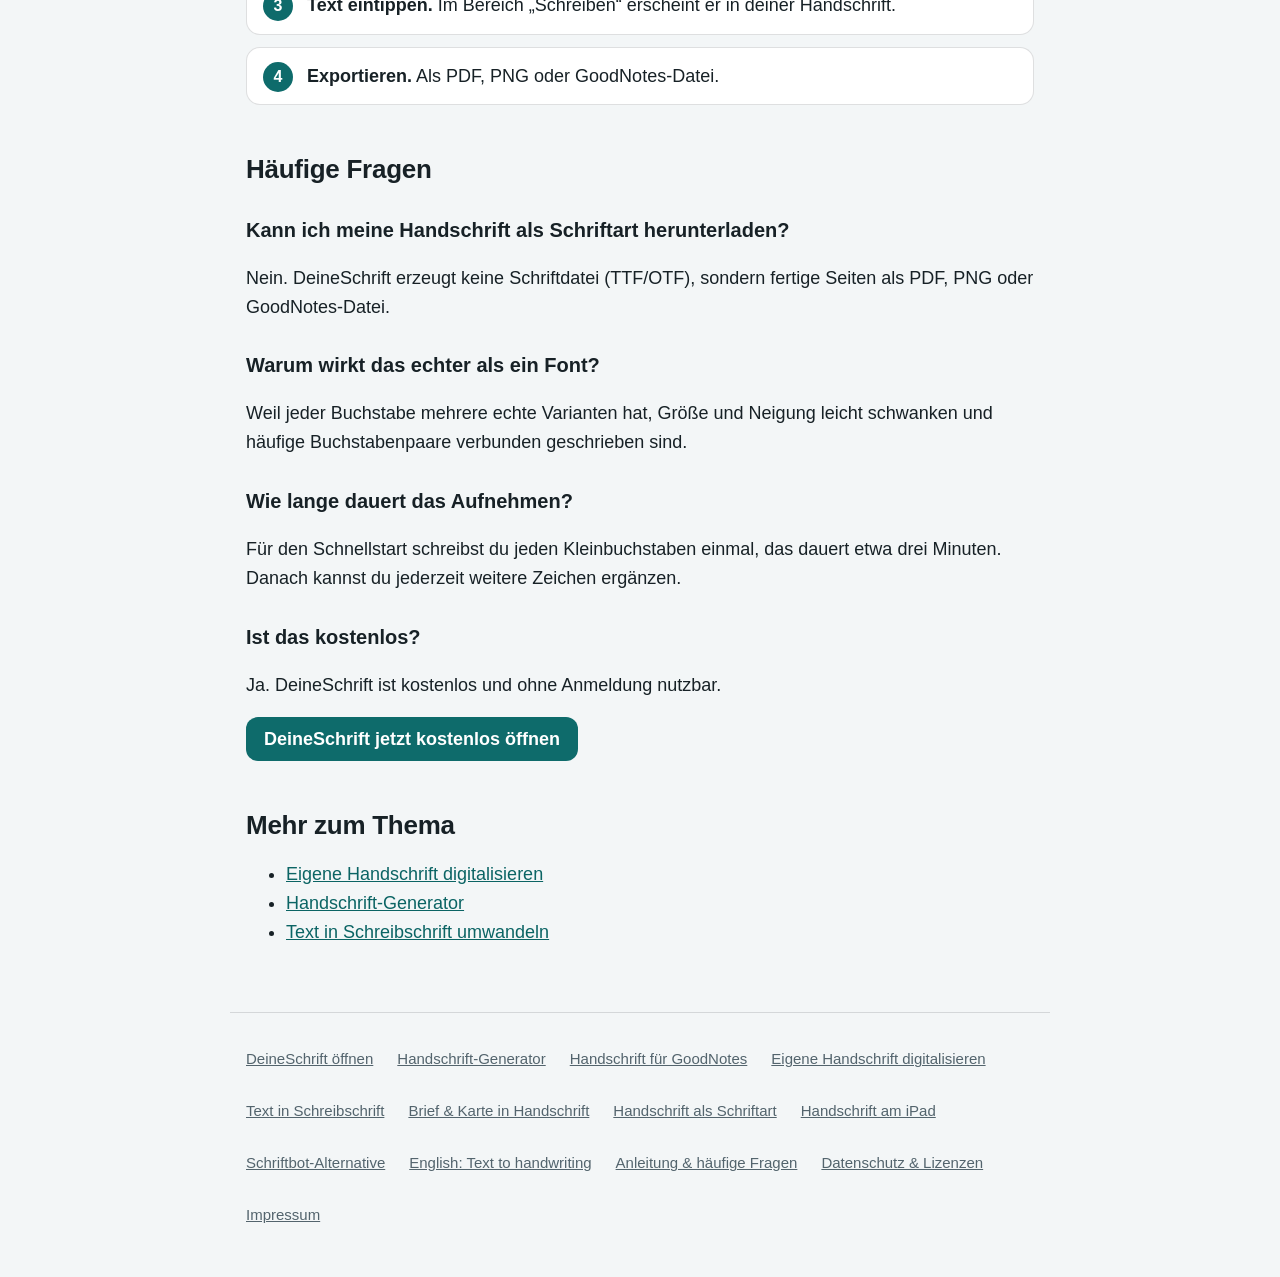
<file: handschrift-schriftart.html>
<!doctype html>
<html lang="de">
<head>
  <meta charset="utf-8">
  <script>/* Nur eine Adresse: www leitet auf die Hauptadresse um */
    if (location.hostname === 'www.deineschrift.de') location.replace('https://deineschrift.de' + location.pathname + location.search + location.hash);</script>
  <meta name="viewport" content="width=device-width, initial-scale=1, viewport-fit=cover">
  <title>Handschrift als Schriftart erstellen? Die lebendigere Alternative | DeineSchrift</title>
  <meta name="description" content="Eigene Handschrift als Schriftart (Font) erstellen? Mit DeineSchrift geht es ohne Font-Datei: Buchstaben einmal schreiben, danach jeden Text in deiner Handschrift – mit echten Varianten statt gleicher Buchstaben.">
  <link rel="canonical" href="https://deineschrift.de/handschrift-schriftart">
  <link rel="alternate" hreflang="de" href="https://deineschrift.de/handschrift-schriftart">
  <meta name="robots" content="index, follow, max-snippet:-1, max-image-preview:large">
  <meta property="og:type" content="article">
  <meta property="og:locale" content="de_DE">
  <meta property="og:site_name" content="DeineSchrift">
  <meta property="og:title" content="Handschrift als Schriftart: die lebendigere Alternative zum Font">
  <meta property="og:description" content="Eigene Handschrift als Schriftart (Font) erstellen? Mit DeineSchrift geht es ohne Font-Datei: Buchstaben einmal schreiben, danach jeden Text in deiner Handschrift – mit echten Varianten statt gleicher Buchstaben.">
  <meta property="og:url" content="https://deineschrift.de/handschrift-schriftart">
  <meta property="og:image" content="https://deineschrift.de/icons/og.png">
  <meta name="twitter:card" content="summary_large_image">
  <meta name="theme-color" content="#ffffff">
  <script>try { if (localStorage.getItem('theme') === 'dark') document.documentElement.dataset.theme = 'dark'; } catch (e) {}</script>
  <link rel="icon" href="icons/icon-192.png">
  <link rel="apple-touch-icon" href="icons/apple-touch-icon.png">
  <link rel="stylesheet" href="css/seite.css">
  <script type="application/ld+json">
{
  "@context": "https://schema.org",
  "@graph": [
    {
      "@type": "WebPage",
      "@id": "https://deineschrift.de/handschrift-schriftart#seite",
      "url": "https://deineschrift.de/handschrift-schriftart",
      "name": "Handschrift als Schriftart: die lebendigere Alternative zum Font",
      "description": "Eigene Handschrift als Schriftart (Font) erstellen? Mit DeineSchrift geht es ohne Font-Datei: Buchstaben einmal schreiben, danach jeden Text in deiner Handschrift – mit echten Varianten statt gleicher Buchstaben.",
      "inLanguage": "de",
      "isPartOf": {
        "@id": "https://deineschrift.de/#website"
      },
      "about": {
        "@id": "https://deineschrift.de/#app"
      },
      "dateModified": "2026-11-28",
      "speakable": {
        "@type": "SpeakableSpecification",
        "cssSelector": [
          "h1",
          ".lead",
          ".kurz"
        ]
      }
    },
    {
      "@type": "BreadcrumbList",
      "itemListElement": [
        {
          "@type": "ListItem",
          "position": 1,
          "name": "DeineSchrift",
          "item": "https://deineschrift.de/"
        },
        {
          "@type": "ListItem",
          "position": 2,
          "name": "Handschrift als Schriftart",
          "item": "https://deineschrift.de/handschrift-schriftart"
        }
      ]
    },
    {
      "@type": "HowTo",
      "name": "Eigene Handschrift ohne Schriftart nutzen",
      "totalTime": "PT5M",
      "tool": [
        {
          "@type": "HowToTool",
          "name": "Browser (iPad, Smartphone oder Computer)"
        }
      ],
      "step": [
        {
          "@type": "HowToStep",
          "position": 1,
          "name": "„Eigene Schrift“ öffnen.",
          "text": "Mit Apple Pencil, Finger oder Maus jeden Kleinbuchstaben einmal schreiben.",
          "url": "https://deineschrift.de/"
        },
        {
          "@type": "HowToStep",
          "position": 2,
          "name": "Nach und nach ergänzen.",
          "text": "Großbuchstaben, Ziffern, Satzzeichen und weitere Varianten dazunehmen.",
          "url": "https://deineschrift.de/"
        },
        {
          "@type": "HowToStep",
          "position": 3,
          "name": "Text eintippen.",
          "text": "Im Bereich „Schreiben“ erscheint er in deiner Handschrift.",
          "url": "https://deineschrift.de/"
        },
        {
          "@type": "HowToStep",
          "position": 4,
          "name": "Exportieren.",
          "text": "Als PDF, PNG oder GoodNotes-Datei.",
          "url": "https://deineschrift.de/"
        }
      ]
    },
    {
      "@type": "FAQPage",
      "mainEntity": [
        {
          "@type": "Question",
          "name": "Kann ich meine Handschrift als Schriftart herunterladen?",
          "acceptedAnswer": {
            "@type": "Answer",
            "text": "Nein. DeineSchrift erzeugt keine Schriftdatei (TTF/OTF), sondern fertige Seiten als PDF, PNG oder GoodNotes-Datei."
          }
        },
        {
          "@type": "Question",
          "name": "Warum wirkt das echter als ein Font?",
          "acceptedAnswer": {
            "@type": "Answer",
            "text": "Weil jeder Buchstabe mehrere echte Varianten hat, Größe und Neigung leicht schwanken und häufige Buchstabenpaare verbunden geschrieben sind."
          }
        },
        {
          "@type": "Question",
          "name": "Wie lange dauert das Aufnehmen?",
          "acceptedAnswer": {
            "@type": "Answer",
            "text": "Für den Schnellstart schreibst du jeden Kleinbuchstaben einmal, das dauert etwa drei Minuten. Danach kannst du jederzeit weitere Zeichen ergänzen."
          }
        },
        {
          "@type": "Question",
          "name": "Ist das kostenlos?",
          "acceptedAnswer": {
            "@type": "Answer",
            "text": "Ja. DeineSchrift ist kostenlos und ohne Anmeldung nutzbar."
          }
        }
      ]
    }
  ]
}
  </script>
</head>
<body>
  <header class="top">
    <a class="logo" href="./"><svg class="logo-hw" viewBox="0 0 115.4 20.5" role="img" aria-label="DeineSchrift"><path d="M3.9 1.9L3.6 2.2L3.9 1.9L3.6 2.2L3.5 3.3L3.5 6.9L3.2 9.5L3 17.8L3.1 18L3 17.8L3.1 18L3.3 17.8L3.4 17.1M4.7 2.3L4.4 2.1L5.4 2.1L7.2 2.6L8.4 3.3L9.1 4.4L10.1 6.5L10.5 7.8L10.6 11.7L10.2 12.9L9.5 14.2L7.8 16.3L6.5 17.5L4.4 18.3L2.1 18.3L2.5 18.3L1.9 18.2L1.5 17.9M14.2 14.2L14.5 13.8L14.2 14.2L14.5 13.8L17.4 13.8L18.8 13.2L18.5 13.3L19.4 12.3L19.2 12.5L19.4 11.2L18.5 10.1L17.9 9.9L16.7 9.9L16.2 10.1L15.2 11.1L14.2 12.7L14.5 12.5L14.2 12.7L13.4 15L13.5 17.1L13.9 17.6L15.1 18.2L15.8 18.3L20.4 17.9L20.9 17.4M24.2 11.2L24 11.6L24 12.5L24.1 11.4L24 12.7L24.5 14.8L24.5 16.5M23.1 8.7L22.8 7.5L22.8 7L23 8.3L22.8 6.9M27.3 11.2L27.4 10.6L27.3 15.2L27.9 16.9L27.9 18.3L27.9 16.7L29.2 12.3L29.7 11.4L30.5 10.7L30.3 11L31.1 10.5L32.5 10.2L33.9 10.1L34.4 10.4L34.8 10.9L35 13.7L34.7 16.9L34.9 17.1M39.7 13.2L39.8 13.4L40.1 13.5L41.6 13.6L41.1 13.5L42.1 13.4L43.7 12.7L44.2 12.2L44.7 11.2L44.8 9.6L44.4 9.1L44.6 9.2L43.7 8.8L42.5 8.8L41.7 9.2L40.3 10.4L39 12L38.4 12.9L37.8 15.2L37.8 15.9L37.8 15.2L37.8 15.9L38.2 17.1L39.2 18L41.6 18.3L44.1 17.8L42.8 18.1L46.6 16.9L47.5 16.5M61.7 4L61.4 3.2L60.9 2.6L59.2 1.8L57.8 1.8L56.9 2L55.9 2.4L55.4 2.9L54 5.2L53.7 6.2L53.7 7.3L53.7 7L54 7.7L54.2 7.8L53.9 7.5L54.8 8.3L58.5 8.8L59.5 9.4L59.7 10L59.5 9.7L59.7 10L59.7 11.5L59.2 13.5L58.8 14.6L58 15.6L55.7 17.5L54.3 18.2L53 18.3L52.5 18.2L50.5 16.9L50.3 16.4M70.2 10.4L70.2 8.3L69.8 8L69.2 7.7L69.3 7.8L68.1 7.7L66.8 8.4L64.2 10.8L63.6 11.7L62.9 13.4L63 16L63 15.7L63.5 16.8L64.7 17.7L66.8 18.3L66.5 18.2L67.9 18.3L68.6 18.1L69.2 17.6L70.5 16.2L71.5 14.9M74.3 1.5L74.3 2.7L74.8 5.4L74.9 7.5L74.8 7L74.9 11.1L74.6 13.6L74.7 13.3L74.6 15.9L74.6 14.8L74.9 12.7L75.7 10.5L76.4 9.4L78.3 7.5L79.2 7L80 7L80.8 7.7L81.6 10.5L82.1 13.3L82.2 16.6M85.9 9.7L86.3 11.7L86.5 17.7L86.7 18.3L86.5 17.1L85 12.8L85.2 13.3L84.9 11.4L85.3 10.6L86.6 9.4L88 8.5L90.1 7.8L89.7 7.9L90.5 7.7L92 7.7L92.7 8M95.7 13.1L95.6 18.3L95.8 17.5M95.7 8.6L95.7 8.1L95.6 7.8L95.7 8.2L95.6 7.8L95.5 8M106 5.3L106 5L105.8 4.9L106 5.2L106 5L105.7 4.7L104.8 4.8L103.5 5.8L101.9 8L101.3 11.2L101.5 15.4L101.4 19M98.5 11.8L99.1 12L102.4 12L103.9 11.5M109.7 7.7L109.8 7.5L109.7 7.7L109.8 7.5L109.9 7.5L110.1 9.8L110.1 14.4L109.8 16.3L109.8 18L110 18.3M107.3 10.7L107.1 11.1L107.2 10.8L107.1 11.1L107.6 11.4L109.6 11.4L109.1 11.4L110.4 11.3L113.9 10.1" fill="none" stroke="currentColor" stroke-width="1.15" stroke-linecap="round" stroke-linejoin="round"/></svg></a>
    <a class="cta" href="./">Kostenlos starten</a>
  </header>
  <main>
    <nav class="crumbs" aria-label="Pfad"><a href="./">DeineSchrift</a> › Handschrift als Schriftart</nav>
    <h1>Handschrift als Schriftart: die lebendigere Alternative zum Font</h1>
    <p class="lead">Wer seine Handschrift am Computer nutzen will, denkt zuerst an eine eigene Schriftart. Das Problem: In einem Font sieht jedes „e“ gleich aus, und genau das verrät ihn. DeineSchrift arbeitet anders und setzt deinen Text aus mehreren echten Varianten jedes Buchstabens zusammen.</p>
    <p class="stand">Stand: 28. November 2026</p>
    <div class="kurz" role="note">
      <strong>Kurz gesagt</strong>
      <ul><li>Kein Font nötig: Handschrift direkt im Browser aufnehmen</li><li>Mehrere Varianten je Buchstabe, natürliche Schwankungen</li><li>Ergebnis als PDF, PNG oder GoodNotes-Datei, keine TTF-Datei</li><li>Kostenlos, ohne Anmeldung</li></ul>
    </div>
    <h2 id="unterschied">Schriftart oder DeineSchrift?</h2>
    <div class="tabelle" role="region" aria-label="Vergleich, seitlich scrollbar" tabindex="0"><table>
      <thead><tr><th scope="col"></th><th scope="col">DeineSchrift</th><th scope="col">Eigene Schriftart (Font)</th></tr></thead>
      <tbody>
        <tr><th scope="row">Buchstaben</th><td>mehrere echte Varianten je Zeichen</td><td>jedes Zeichen immer gleich</td></tr>
        <tr><th scope="row">Verbindungen</th><td>aufgenommene Buchstabenpaare</td><td>meist keine</td></tr>
        <tr><th scope="row">Natürliche Fehler</th><td>optional: Durchstreichen, Korrekturen</td><td>nein</td></tr>
        <tr><th scope="row">Erstellen</th><td>direkt im Browser, Schnellstart in etwa 3 Minuten</td><td>Vorlage ausdrucken, scannen, umwandeln</td></tr>
        <tr><th scope="row">Nutzung</th><td>in DeineSchrift, Export als PDF, PNG, GoodNotes</td><td>in Word, Pages und anderen Programmen</td></tr>
      </tbody>
    </table></div>
    <h2 id="wann-font">Wann ist ein Font trotzdem sinnvoll?</h2>
    <p>Wenn du deine Handschrift direkt in Word, Pages oder einem Grafikprogramm tippen willst, brauchst du eine Schriftdatei. DeineSchrift erzeugt keine TTF- oder OTF-Datei, sondern fertige Seiten: Den Text tippst du in DeineSchrift und nimmst das Ergebnis als PDF, Bild oder GoodNotes-Datei mit.</p>
    <h2 id="schritte">So nutzt du deine Handschrift ohne Schriftart</h2>
    <ol class="schritte">
      <li><strong>„Eigene Schrift“ öffnen.</strong> Mit Apple Pencil, Finger oder Maus jeden Kleinbuchstaben einmal schreiben.</li>
      <li><strong>Nach und nach ergänzen.</strong> Großbuchstaben, Ziffern, Satzzeichen und weitere Varianten dazunehmen.</li>
      <li><strong>Text eintippen.</strong> Im Bereich „Schreiben“ erscheint er in deiner Handschrift.</li>
      <li><strong>Exportieren.</strong> Als PDF, PNG oder GoodNotes-Datei.</li>
    </ol>

    <h2 id="faq">Häufige Fragen</h2>
    <h3>Kann ich meine Handschrift als Schriftart herunterladen?</h3>
    <p>Nein. DeineSchrift erzeugt keine Schriftdatei (TTF/OTF), sondern fertige Seiten als PDF, PNG oder GoodNotes-Datei.</p>
    <h3>Warum wirkt das echter als ein Font?</h3>
    <p>Weil jeder Buchstabe mehrere echte Varianten hat, Größe und Neigung leicht schwanken und häufige Buchstabenpaare verbunden geschrieben sind.</p>
    <h3>Wie lange dauert das Aufnehmen?</h3>
    <p>Für den Schnellstart schreibst du jeden Kleinbuchstaben einmal, das dauert etwa drei Minuten. Danach kannst du jederzeit weitere Zeichen ergänzen.</p>
    <h3>Ist das kostenlos?</h3>
    <p>Ja. DeineSchrift ist kostenlos und ohne Anmeldung nutzbar.</p>
    <p><a class="cta" href="./">DeineSchrift jetzt kostenlos öffnen</a></p>
    <h2 id="mehr">Mehr zum Thema</h2>
    <ul>
      <li><a href="eigene-handschrift-digitalisieren">Eigene Handschrift digitalisieren</a></li>
      <li><a href="handschrift-generator">Handschrift-Generator</a></li>
      <li><a href="text-in-schreibschrift">Text in Schreibschrift umwandeln</a></li>
    </ul>
  </main>
  <!-- Werbeplatz: bleibt unsichtbar (hidden), bis ein Werbenetzwerk eingebunden ist. Nie in Editor, Vorschau, Aufnahme oder Export. -->
  <aside class="ad-slot" aria-label="Anzeige" hidden></aside>

  <footer>
    <a href="./">DeineSchrift öffnen</a>
    <a href="handschrift-generator">Handschrift-Generator</a>
    <a href="goodnotes-handschrift">Handschrift für GoodNotes</a>
    <a href="eigene-handschrift-digitalisieren">Eigene Handschrift digitalisieren</a>
    <a href="text-in-schreibschrift">Text in Schreibschrift</a>
    <a href="handschriftlicher-brief">Brief &amp; Karte in Handschrift</a>
    <a href="handschrift-schriftart">Handschrift als Schriftart</a>
    <a href="handschrift-ipad">Handschrift am iPad</a>
    <a href="schriftbot-alternative">Schriftbot-Alternative</a>
    <a href="en/text-to-handwriting">English: Text to handwriting</a>
    <a href="anleitung">Anleitung &amp; häufige Fragen</a>
    <a href="datenschutz">Datenschutz &amp; Lizenzen</a>
    <a href="impressum">Impressum</a>
  </footer>
</body>
</html>
</file>
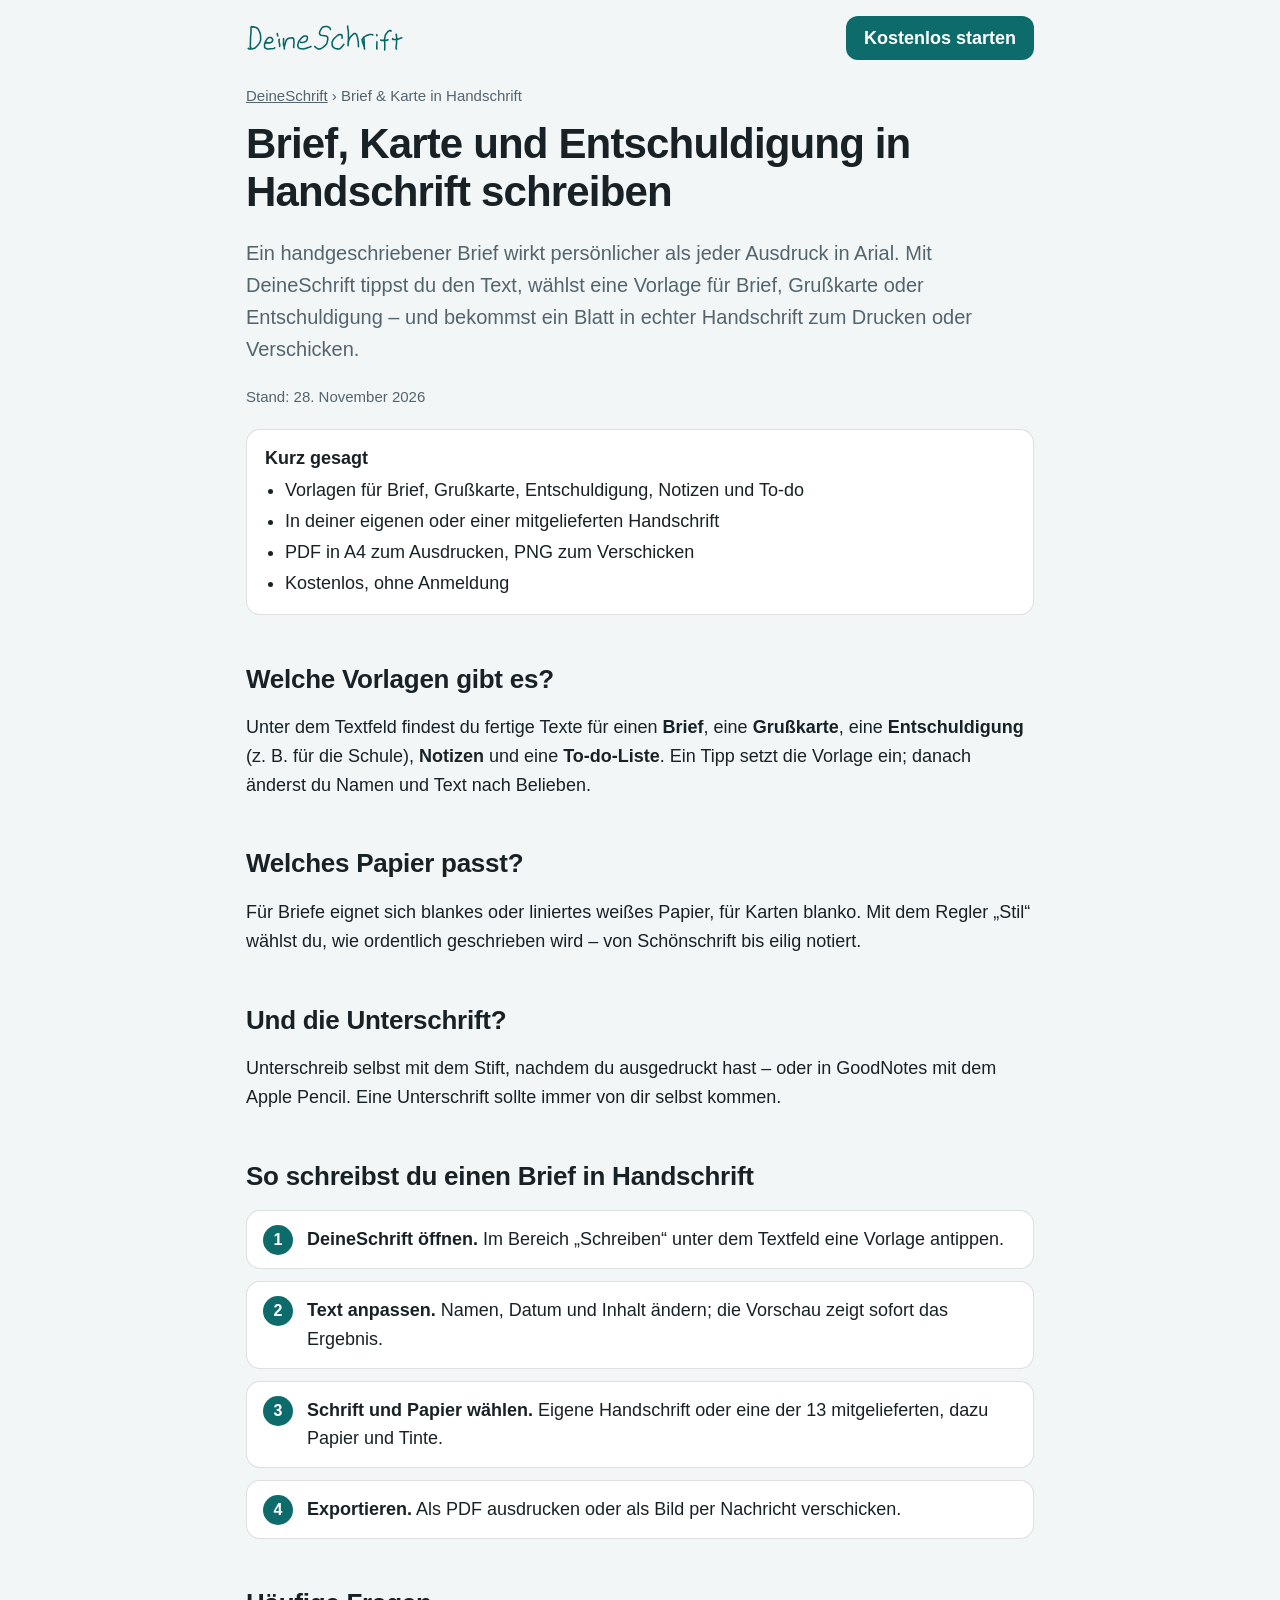
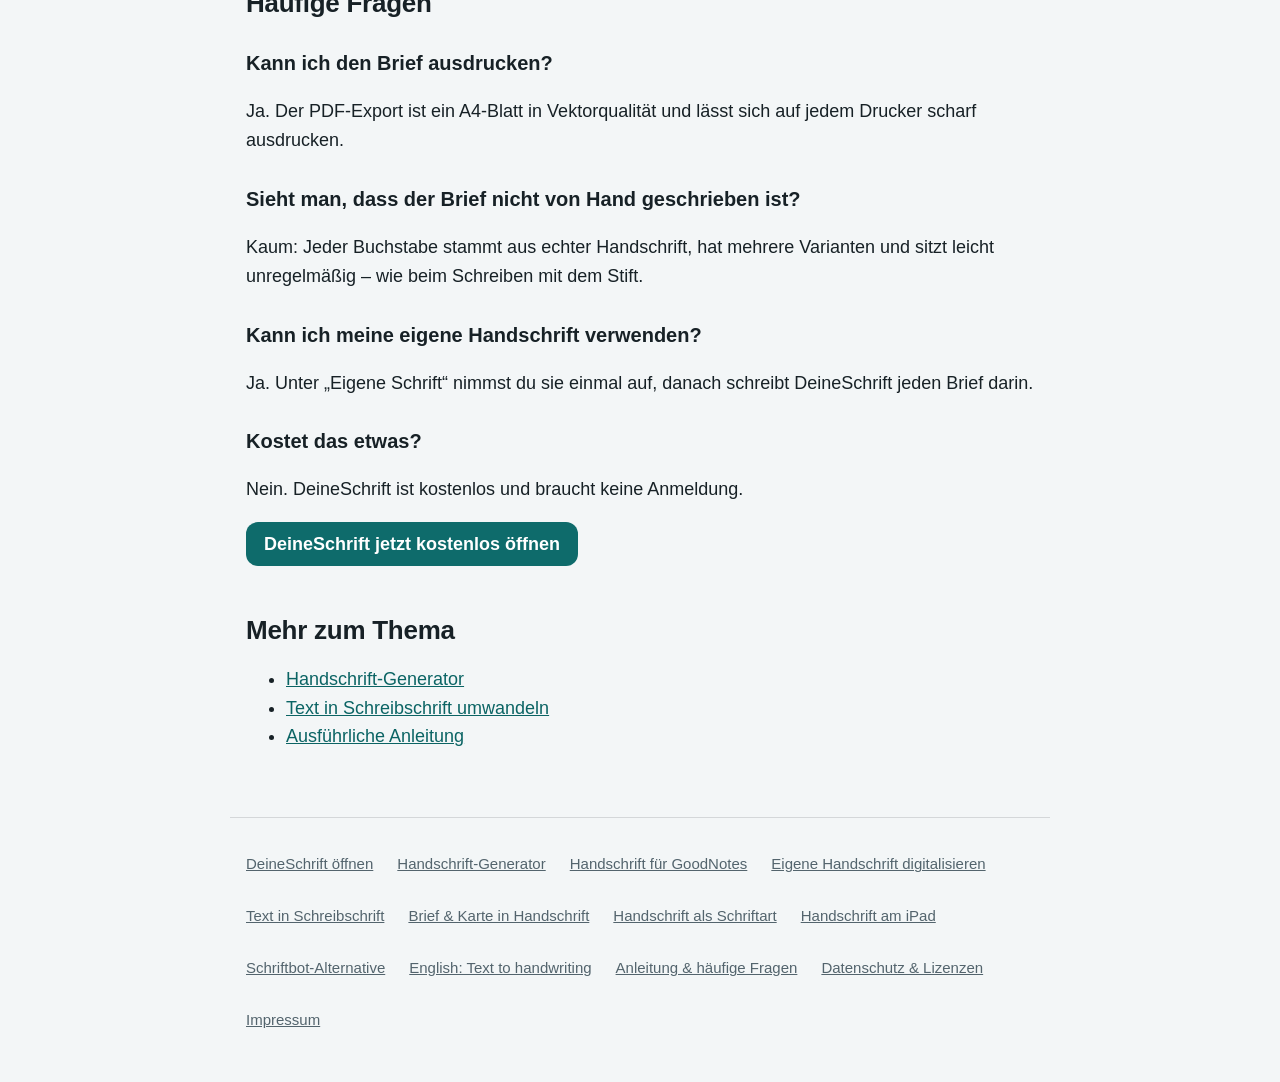
<file: handschriftlicher-brief.html>
<!doctype html>
<html lang="de">
<head>
  <meta charset="utf-8">
  <script>/* Nur eine Adresse: www leitet auf die Hauptadresse um */
    if (location.hostname === 'www.deineschrift.de') location.replace('https://deineschrift.de' + location.pathname + location.search + location.hash);</script>
  <meta name="viewport" content="width=device-width, initial-scale=1, viewport-fit=cover">
  <title>Brief, Karte und Entschuldigung in Handschrift schreiben – Vorlagen | DeineSchrift</title>
  <meta name="description" content="Brief, Grußkarte oder Entschuldigung für die Schule in echter Handschrift: Vorlage wählen, Text anpassen, als PDF drucken oder als Bild verschicken. Kostenlos, mit deiner eigenen Handschrift.">
  <link rel="canonical" href="https://deineschrift.de/handschriftlicher-brief">
  <link rel="alternate" hreflang="de" href="https://deineschrift.de/handschriftlicher-brief">
  <meta name="robots" content="index, follow, max-snippet:-1, max-image-preview:large">
  <meta property="og:type" content="article">
  <meta property="og:locale" content="de_DE">
  <meta property="og:site_name" content="DeineSchrift">
  <meta property="og:title" content="Brief, Karte und Entschuldigung in Handschrift schreiben">
  <meta property="og:description" content="Brief, Grußkarte oder Entschuldigung für die Schule in echter Handschrift: Vorlage wählen, Text anpassen, als PDF drucken oder als Bild verschicken. Kostenlos, mit deiner eigenen Handschrift.">
  <meta property="og:url" content="https://deineschrift.de/handschriftlicher-brief">
  <meta property="og:image" content="https://deineschrift.de/icons/og.png">
  <meta name="twitter:card" content="summary_large_image">
  <meta name="theme-color" content="#ffffff">
  <script>try { if (localStorage.getItem('theme') === 'dark') document.documentElement.dataset.theme = 'dark'; } catch (e) {}</script>
  <link rel="icon" href="icons/icon-192.png">
  <link rel="apple-touch-icon" href="icons/apple-touch-icon.png">
  <link rel="stylesheet" href="css/seite.css">
  <script type="application/ld+json">
{
  "@context": "https://schema.org",
  "@graph": [
    {
      "@type": "WebPage",
      "@id": "https://deineschrift.de/handschriftlicher-brief#seite",
      "url": "https://deineschrift.de/handschriftlicher-brief",
      "name": "Brief, Karte und Entschuldigung in Handschrift schreiben",
      "description": "Brief, Grußkarte oder Entschuldigung für die Schule in echter Handschrift: Vorlage wählen, Text anpassen, als PDF drucken oder als Bild verschicken. Kostenlos, mit deiner eigenen Handschrift.",
      "inLanguage": "de",
      "isPartOf": {
        "@id": "https://deineschrift.de/#website"
      },
      "about": {
        "@id": "https://deineschrift.de/#app"
      },
      "dateModified": "2026-11-28",
      "speakable": {
        "@type": "SpeakableSpecification",
        "cssSelector": [
          "h1",
          ".lead",
          ".kurz"
        ]
      }
    },
    {
      "@type": "BreadcrumbList",
      "itemListElement": [
        {
          "@type": "ListItem",
          "position": 1,
          "name": "DeineSchrift",
          "item": "https://deineschrift.de/"
        },
        {
          "@type": "ListItem",
          "position": 2,
          "name": "Brief &amp; Karte in Handschrift",
          "item": "https://deineschrift.de/handschriftlicher-brief"
        }
      ]
    },
    {
      "@type": "HowTo",
      "name": "Brief in Handschrift erstellen",
      "totalTime": "PT5M",
      "tool": [
        {
          "@type": "HowToTool",
          "name": "Browser (iPad, Smartphone oder Computer)"
        }
      ],
      "step": [
        {
          "@type": "HowToStep",
          "position": 1,
          "name": "DeineSchrift öffnen.",
          "text": "Im Bereich „Schreiben“ unter dem Textfeld eine Vorlage antippen.",
          "url": "https://deineschrift.de/"
        },
        {
          "@type": "HowToStep",
          "position": 2,
          "name": "Text anpassen.",
          "text": "Namen, Datum und Inhalt ändern; die Vorschau zeigt sofort das Ergebnis.",
          "url": "https://deineschrift.de/"
        },
        {
          "@type": "HowToStep",
          "position": 3,
          "name": "Schrift und Papier wählen.",
          "text": "Eigene Handschrift oder eine der 13 mitgelieferten, dazu Papier und Tinte.",
          "url": "https://deineschrift.de/"
        },
        {
          "@type": "HowToStep",
          "position": 4,
          "name": "Exportieren.",
          "text": "Als PDF ausdrucken oder als Bild per Nachricht verschicken.",
          "url": "https://deineschrift.de/"
        }
      ]
    },
    {
      "@type": "FAQPage",
      "mainEntity": [
        {
          "@type": "Question",
          "name": "Kann ich den Brief ausdrucken?",
          "acceptedAnswer": {
            "@type": "Answer",
            "text": "Ja. Der PDF-Export ist ein A4-Blatt in Vektorqualität und lässt sich auf jedem Drucker scharf ausdrucken."
          }
        },
        {
          "@type": "Question",
          "name": "Sieht man, dass der Brief nicht von Hand geschrieben ist?",
          "acceptedAnswer": {
            "@type": "Answer",
            "text": "Kaum: Jeder Buchstabe stammt aus echter Handschrift, hat mehrere Varianten und sitzt leicht unregelmäßig – wie beim Schreiben mit dem Stift."
          }
        },
        {
          "@type": "Question",
          "name": "Kann ich meine eigene Handschrift verwenden?",
          "acceptedAnswer": {
            "@type": "Answer",
            "text": "Ja. Unter „Eigene Schrift“ nimmst du sie einmal auf, danach schreibt DeineSchrift jeden Brief darin."
          }
        },
        {
          "@type": "Question",
          "name": "Kostet das etwas?",
          "acceptedAnswer": {
            "@type": "Answer",
            "text": "Nein. DeineSchrift ist kostenlos und braucht keine Anmeldung."
          }
        }
      ]
    }
  ]
}
  </script>
</head>
<body>
  <header class="top">
    <a class="logo" href="./"><svg class="logo-hw" viewBox="0 0 115.4 20.5" role="img" aria-label="DeineSchrift"><path d="M3.9 1.9L3.6 2.2L3.9 1.9L3.6 2.2L3.5 3.3L3.5 6.9L3.2 9.5L3 17.8L3.1 18L3 17.8L3.1 18L3.3 17.8L3.4 17.1M4.7 2.3L4.4 2.1L5.4 2.1L7.2 2.6L8.4 3.3L9.1 4.4L10.1 6.5L10.5 7.8L10.6 11.7L10.2 12.9L9.5 14.2L7.8 16.3L6.5 17.5L4.4 18.3L2.1 18.3L2.5 18.3L1.9 18.2L1.5 17.9M14.2 14.2L14.5 13.8L14.2 14.2L14.5 13.8L17.4 13.8L18.8 13.2L18.5 13.3L19.4 12.3L19.2 12.5L19.4 11.2L18.5 10.1L17.9 9.9L16.7 9.9L16.2 10.1L15.2 11.1L14.2 12.7L14.5 12.5L14.2 12.7L13.4 15L13.5 17.1L13.9 17.6L15.1 18.2L15.8 18.3L20.4 17.9L20.9 17.4M24.2 11.2L24 11.6L24 12.5L24.1 11.4L24 12.7L24.5 14.8L24.5 16.5M23.1 8.7L22.8 7.5L22.8 7L23 8.3L22.8 6.9M27.3 11.2L27.4 10.6L27.3 15.2L27.9 16.9L27.9 18.3L27.9 16.7L29.2 12.3L29.7 11.4L30.5 10.7L30.3 11L31.1 10.5L32.5 10.2L33.9 10.1L34.4 10.4L34.8 10.9L35 13.7L34.7 16.9L34.9 17.1M39.7 13.2L39.8 13.4L40.1 13.5L41.6 13.6L41.1 13.5L42.1 13.4L43.7 12.7L44.2 12.2L44.7 11.2L44.8 9.6L44.4 9.1L44.6 9.2L43.7 8.8L42.5 8.8L41.7 9.2L40.3 10.4L39 12L38.4 12.9L37.8 15.2L37.8 15.9L37.8 15.2L37.8 15.9L38.2 17.1L39.2 18L41.6 18.3L44.1 17.8L42.8 18.1L46.6 16.9L47.5 16.5M61.7 4L61.4 3.2L60.9 2.6L59.2 1.8L57.8 1.8L56.9 2L55.9 2.4L55.4 2.9L54 5.2L53.7 6.2L53.7 7.3L53.7 7L54 7.7L54.2 7.8L53.9 7.5L54.8 8.3L58.5 8.8L59.5 9.4L59.7 10L59.5 9.7L59.7 10L59.7 11.5L59.2 13.5L58.8 14.6L58 15.6L55.7 17.5L54.3 18.2L53 18.3L52.5 18.2L50.5 16.9L50.3 16.4M70.2 10.4L70.2 8.3L69.8 8L69.2 7.7L69.3 7.8L68.1 7.7L66.8 8.4L64.2 10.8L63.6 11.7L62.9 13.4L63 16L63 15.7L63.5 16.8L64.7 17.7L66.8 18.3L66.5 18.2L67.9 18.3L68.6 18.1L69.2 17.6L70.5 16.2L71.5 14.9M74.3 1.5L74.3 2.7L74.8 5.4L74.9 7.5L74.8 7L74.9 11.1L74.6 13.6L74.7 13.3L74.6 15.9L74.6 14.8L74.9 12.7L75.7 10.5L76.4 9.4L78.3 7.5L79.2 7L80 7L80.8 7.7L81.6 10.5L82.1 13.3L82.2 16.6M85.9 9.7L86.3 11.7L86.5 17.7L86.7 18.3L86.5 17.1L85 12.8L85.2 13.3L84.9 11.4L85.3 10.6L86.6 9.4L88 8.5L90.1 7.8L89.7 7.9L90.5 7.7L92 7.7L92.7 8M95.7 13.1L95.6 18.3L95.8 17.5M95.7 8.6L95.7 8.1L95.6 7.8L95.7 8.2L95.6 7.8L95.5 8M106 5.3L106 5L105.8 4.9L106 5.2L106 5L105.7 4.7L104.8 4.8L103.5 5.8L101.9 8L101.3 11.2L101.5 15.4L101.4 19M98.5 11.8L99.1 12L102.4 12L103.9 11.5M109.7 7.7L109.8 7.5L109.7 7.7L109.8 7.5L109.9 7.5L110.1 9.8L110.1 14.4L109.8 16.3L109.8 18L110 18.3M107.3 10.7L107.1 11.1L107.2 10.8L107.1 11.1L107.6 11.4L109.6 11.4L109.1 11.4L110.4 11.3L113.9 10.1" fill="none" stroke="currentColor" stroke-width="1.15" stroke-linecap="round" stroke-linejoin="round"/></svg></a>
    <a class="cta" href="./">Kostenlos starten</a>
  </header>
  <main>
    <nav class="crumbs" aria-label="Pfad"><a href="./">DeineSchrift</a> › Brief &amp; Karte in Handschrift</nav>
    <h1>Brief, Karte und Entschuldigung in Handschrift schreiben</h1>
    <p class="lead">Ein handgeschriebener Brief wirkt persönlicher als jeder Ausdruck in Arial. Mit DeineSchrift tippst du den Text, wählst eine Vorlage für Brief, Grußkarte oder Entschuldigung – und bekommst ein Blatt in echter Handschrift zum Drucken oder Verschicken.</p>
    <p class="stand">Stand: 28. November 2026</p>
    <div class="kurz" role="note">
      <strong>Kurz gesagt</strong>
      <ul><li>Vorlagen für Brief, Grußkarte, Entschuldigung, Notizen und To-do</li><li>In deiner eigenen oder einer mitgelieferten Handschrift</li><li>PDF in A4 zum Ausdrucken, PNG zum Verschicken</li><li>Kostenlos, ohne Anmeldung</li></ul>
    </div>
    <h2 id="vorlagen">Welche Vorlagen gibt es?</h2>
    <p>Unter dem Textfeld findest du fertige Texte für einen <strong>Brief</strong>, eine <strong>Grußkarte</strong>, eine <strong>Entschuldigung</strong> (z. B. für die Schule), <strong>Notizen</strong> und eine <strong>To-do-Liste</strong>. Ein Tipp setzt die Vorlage ein; danach änderst du Namen und Text nach Belieben.</p>
    <h2 id="papier">Welches Papier passt?</h2>
    <p>Für Briefe eignet sich blankes oder liniertes weißes Papier, für Karten blanko. Mit dem Regler „Stil“ wählst du, wie ordentlich geschrieben wird – von Schönschrift bis eilig notiert.</p>
    <h2 id="unterschrift">Und die Unterschrift?</h2>
    <p>Unterschreib selbst mit dem Stift, nachdem du ausgedruckt hast – oder in GoodNotes mit dem Apple Pencil. Eine Unterschrift sollte immer von dir selbst kommen.</p>
    <h2 id="schritte">So schreibst du einen Brief in Handschrift</h2>
    <ol class="schritte">
      <li><strong>DeineSchrift öffnen.</strong> Im Bereich „Schreiben“ unter dem Textfeld eine Vorlage antippen.</li>
      <li><strong>Text anpassen.</strong> Namen, Datum und Inhalt ändern; die Vorschau zeigt sofort das Ergebnis.</li>
      <li><strong>Schrift und Papier wählen.</strong> Eigene Handschrift oder eine der 13 mitgelieferten, dazu Papier und Tinte.</li>
      <li><strong>Exportieren.</strong> Als PDF ausdrucken oder als Bild per Nachricht verschicken.</li>
    </ol>

    <h2 id="faq">Häufige Fragen</h2>
    <h3>Kann ich den Brief ausdrucken?</h3>
    <p>Ja. Der PDF-Export ist ein A4-Blatt in Vektorqualität und lässt sich auf jedem Drucker scharf ausdrucken.</p>
    <h3>Sieht man, dass der Brief nicht von Hand geschrieben ist?</h3>
    <p>Kaum: Jeder Buchstabe stammt aus echter Handschrift, hat mehrere Varianten und sitzt leicht unregelmäßig – wie beim Schreiben mit dem Stift.</p>
    <h3>Kann ich meine eigene Handschrift verwenden?</h3>
    <p>Ja. Unter „Eigene Schrift“ nimmst du sie einmal auf, danach schreibt DeineSchrift jeden Brief darin.</p>
    <h3>Kostet das etwas?</h3>
    <p>Nein. DeineSchrift ist kostenlos und braucht keine Anmeldung.</p>
    <p><a class="cta" href="./">DeineSchrift jetzt kostenlos öffnen</a></p>
    <h2 id="mehr">Mehr zum Thema</h2>
    <ul>
      <li><a href="handschrift-generator">Handschrift-Generator</a></li>
      <li><a href="text-in-schreibschrift">Text in Schreibschrift umwandeln</a></li>
      <li><a href="anleitung">Ausführliche Anleitung</a></li>
    </ul>
  </main>
  <!-- Werbeplatz: bleibt unsichtbar (hidden), bis ein Werbenetzwerk eingebunden ist. Nie in Editor, Vorschau, Aufnahme oder Export. -->
  <aside class="ad-slot" aria-label="Anzeige" hidden></aside>

  <footer>
    <a href="./">DeineSchrift öffnen</a>
    <a href="handschrift-generator">Handschrift-Generator</a>
    <a href="goodnotes-handschrift">Handschrift für GoodNotes</a>
    <a href="eigene-handschrift-digitalisieren">Eigene Handschrift digitalisieren</a>
    <a href="text-in-schreibschrift">Text in Schreibschrift</a>
    <a href="handschriftlicher-brief">Brief &amp; Karte in Handschrift</a>
    <a href="handschrift-schriftart">Handschrift als Schriftart</a>
    <a href="handschrift-ipad">Handschrift am iPad</a>
    <a href="schriftbot-alternative">Schriftbot-Alternative</a>
    <a href="en/text-to-handwriting">English: Text to handwriting</a>
    <a href="anleitung">Anleitung &amp; häufige Fragen</a>
    <a href="datenschutz">Datenschutz &amp; Lizenzen</a>
    <a href="impressum">Impressum</a>
  </footer>
</body>
</html>
</file>
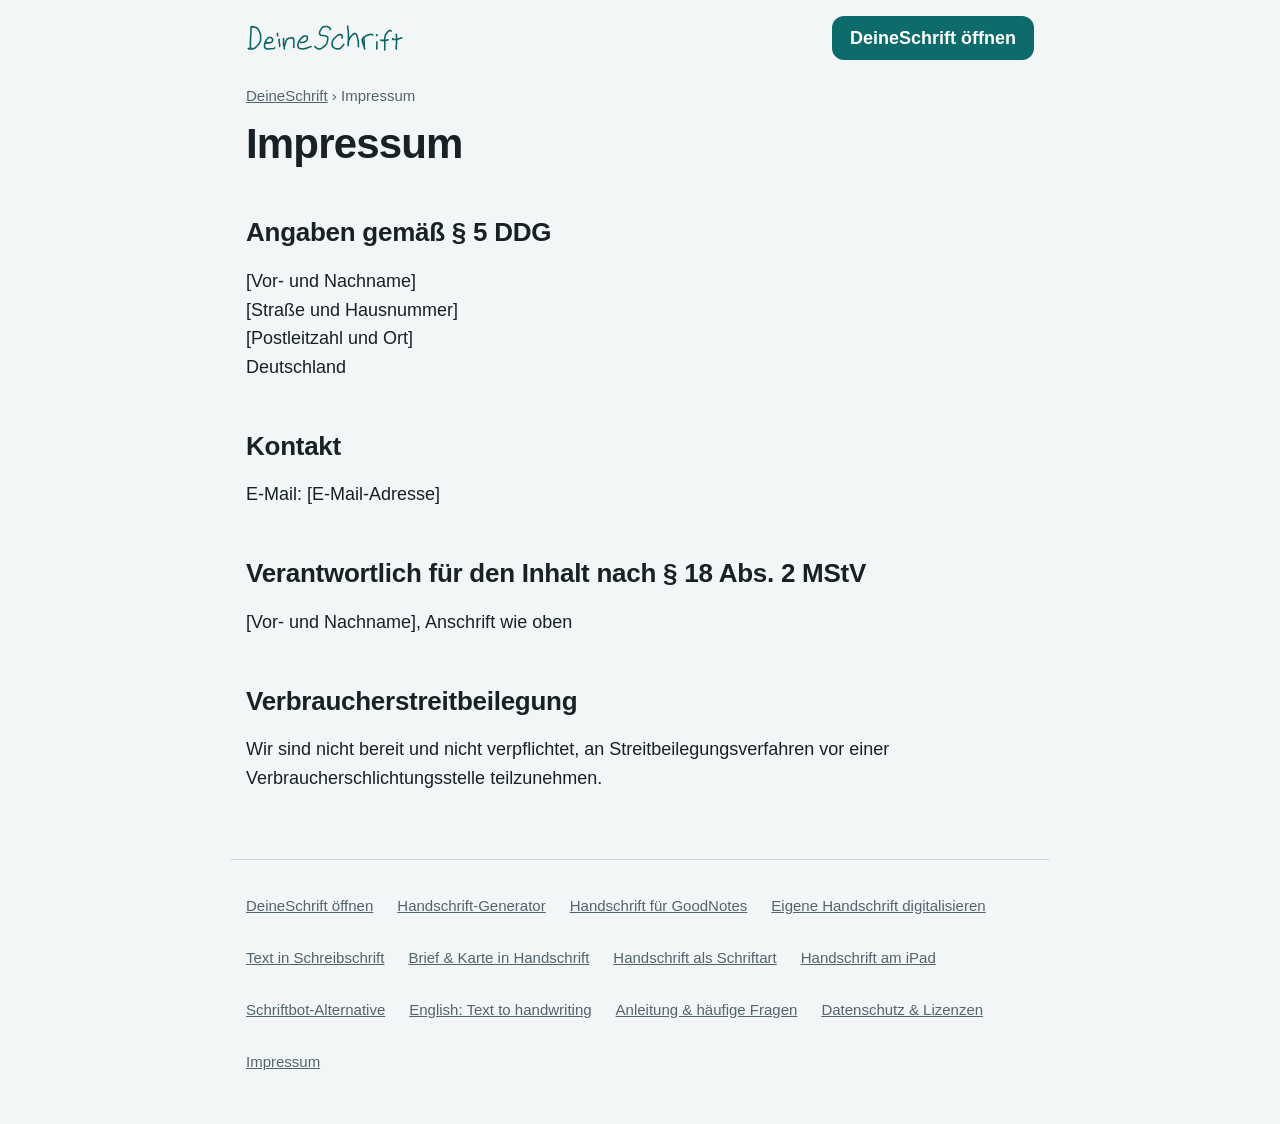
<file: impressum.html>
<!doctype html>
<html lang="de">
<head>
  <meta charset="utf-8">
  <script>/* Nur eine Adresse: www leitet auf die Hauptadresse um (sonst getrennte Speicher für Schrift und Einstellungen) */
    if (location.hostname === 'www.deineschrift.de') location.replace('https://deineschrift.de' + location.pathname + location.search + location.hash);</script>
  <meta name="viewport" content="width=device-width, initial-scale=1, viewport-fit=cover">
  <title>Impressum – DeineSchrift</title>
  <meta name="description" content="Impressum von DeineSchrift: Anbieter und Kontakt.">
  <meta name="robots" content="noindex, follow">
  <link rel="canonical" href="https://deineschrift.de/impressum">
  <meta name="theme-color" content="#ffffff">
  <script>try { if (localStorage.getItem('theme') === 'dark') document.documentElement.dataset.theme = 'dark'; } catch (e) {}</script>
  <link rel="icon" href="icons/icon-192.png">
  <link rel="stylesheet" href="css/seite.css">
</head>
<body>
  <header class="top">
    <a class="logo" href="./"><svg class="logo-hw" viewBox="0 0 115.4 20.5" role="img" aria-label="DeineSchrift"><path d="M3.9 1.9L3.6 2.2L3.9 1.9L3.6 2.2L3.5 3.3L3.5 6.9L3.2 9.5L3 17.8L3.1 18L3 17.8L3.1 18L3.3 17.8L3.4 17.1M4.7 2.3L4.4 2.1L5.4 2.1L7.2 2.6L8.4 3.3L9.1 4.4L10.1 6.5L10.5 7.8L10.6 11.7L10.2 12.9L9.5 14.2L7.8 16.3L6.5 17.5L4.4 18.3L2.1 18.3L2.5 18.3L1.9 18.2L1.5 17.9M14.2 14.2L14.5 13.8L14.2 14.2L14.5 13.8L17.4 13.8L18.8 13.2L18.5 13.3L19.4 12.3L19.2 12.5L19.4 11.2L18.5 10.1L17.9 9.9L16.7 9.9L16.2 10.1L15.2 11.1L14.2 12.7L14.5 12.5L14.2 12.7L13.4 15L13.5 17.1L13.9 17.6L15.1 18.2L15.8 18.3L20.4 17.9L20.9 17.4M24.2 11.2L24 11.6L24 12.5L24.1 11.4L24 12.7L24.5 14.8L24.5 16.5M23.1 8.7L22.8 7.5L22.8 7L23 8.3L22.8 6.9M27.3 11.2L27.4 10.6L27.3 15.2L27.9 16.9L27.9 18.3L27.9 16.7L29.2 12.3L29.7 11.4L30.5 10.7L30.3 11L31.1 10.5L32.5 10.2L33.9 10.1L34.4 10.4L34.8 10.9L35 13.7L34.7 16.9L34.9 17.1M39.7 13.2L39.8 13.4L40.1 13.5L41.6 13.6L41.1 13.5L42.1 13.4L43.7 12.7L44.2 12.2L44.7 11.2L44.8 9.6L44.4 9.1L44.6 9.2L43.7 8.8L42.5 8.8L41.7 9.2L40.3 10.4L39 12L38.4 12.9L37.8 15.2L37.8 15.9L37.8 15.2L37.8 15.9L38.2 17.1L39.2 18L41.6 18.3L44.1 17.8L42.8 18.1L46.6 16.9L47.5 16.5M61.7 4L61.4 3.2L60.9 2.6L59.2 1.8L57.8 1.8L56.9 2L55.9 2.4L55.4 2.9L54 5.2L53.7 6.2L53.7 7.3L53.7 7L54 7.7L54.2 7.8L53.9 7.5L54.8 8.3L58.5 8.8L59.5 9.4L59.7 10L59.5 9.7L59.7 10L59.7 11.5L59.2 13.5L58.8 14.6L58 15.6L55.7 17.5L54.3 18.2L53 18.3L52.5 18.2L50.5 16.9L50.3 16.4M70.2 10.4L70.2 8.3L69.8 8L69.2 7.7L69.3 7.8L68.1 7.7L66.8 8.4L64.2 10.8L63.6 11.7L62.9 13.4L63 16L63 15.7L63.5 16.8L64.7 17.7L66.8 18.3L66.5 18.2L67.9 18.3L68.6 18.1L69.2 17.6L70.5 16.2L71.5 14.9M74.3 1.5L74.3 2.7L74.8 5.4L74.9 7.5L74.8 7L74.9 11.1L74.6 13.6L74.7 13.3L74.6 15.9L74.6 14.8L74.9 12.7L75.7 10.5L76.4 9.4L78.3 7.5L79.2 7L80 7L80.8 7.7L81.6 10.5L82.1 13.3L82.2 16.6M85.9 9.7L86.3 11.7L86.5 17.7L86.7 18.3L86.5 17.1L85 12.8L85.2 13.3L84.9 11.4L85.3 10.6L86.6 9.4L88 8.5L90.1 7.8L89.7 7.9L90.5 7.7L92 7.7L92.7 8M95.7 13.1L95.6 18.3L95.8 17.5M95.7 8.6L95.7 8.1L95.6 7.8L95.7 8.2L95.6 7.8L95.5 8M106 5.3L106 5L105.8 4.9L106 5.2L106 5L105.7 4.7L104.8 4.8L103.5 5.8L101.9 8L101.3 11.2L101.5 15.4L101.4 19M98.5 11.8L99.1 12L102.4 12L103.9 11.5M109.7 7.7L109.8 7.5L109.7 7.7L109.8 7.5L109.9 7.5L110.1 9.8L110.1 14.4L109.8 16.3L109.8 18L110 18.3M107.3 10.7L107.1 11.1L107.2 10.8L107.1 11.1L107.6 11.4L109.6 11.4L109.1 11.4L110.4 11.3L113.9 10.1" fill="none" stroke="currentColor" stroke-width="1.15" stroke-linecap="round" stroke-linejoin="round"/></svg></a>
    <a class="cta" href="./">DeineSchrift öffnen</a>
  </header>

  <main>
    <nav class="crumbs" aria-label="Pfad"><a href="./">DeineSchrift</a> › Impressum</nav>
    <h1>Impressum</h1>

    <!-- BITTE AUSFÜLLEN: Die Angaben in [eckigen Klammern] durch die echten ersetzen (Pflicht nach § 5 DDG).
         Statt der Wohnadresse geht eine ladungsfähige Anschrift eines Impressum-Service (c/o-Adresse); ein Postfach reicht nicht. -->
    <h2>Angaben gemäß § 5 DDG</h2>
    <p>[Vor- und Nachname]<br>[Straße und Hausnummer]<br>[Postleitzahl und Ort]<br>Deutschland</p>

    <h2>Kontakt</h2>
    <p>E-Mail: [E-Mail-Adresse]</p>

    <h2>Verantwortlich für den Inhalt nach § 18 Abs. 2 MStV</h2>
    <p>[Vor- und Nachname], Anschrift wie oben</p>

    <h2>Verbraucherstreitbeilegung</h2>
    <p>Wir sind nicht bereit und nicht verpflichtet, an Streitbeilegungsverfahren vor einer Verbraucherschlichtungsstelle teilzunehmen.</p>
  </main>

  <footer>
    <a href="./">DeineSchrift öffnen</a>
    <a href="handschrift-generator">Handschrift-Generator</a>
    <a href="goodnotes-handschrift">Handschrift für GoodNotes</a>
    <a href="eigene-handschrift-digitalisieren">Eigene Handschrift digitalisieren</a>
    <a href="text-in-schreibschrift">Text in Schreibschrift</a>
    <a href="handschriftlicher-brief">Brief &amp; Karte in Handschrift</a>
    <a href="handschrift-schriftart">Handschrift als Schriftart</a>
    <a href="handschrift-ipad">Handschrift am iPad</a>
    <a href="schriftbot-alternative">Schriftbot-Alternative</a>
    <a href="en/text-to-handwriting">English: Text to handwriting</a>
    <a href="anleitung">Anleitung &amp; häufige Fragen</a>
    <a href="datenschutz">Datenschutz &amp; Lizenzen</a>
    <a href="impressum">Impressum</a>
  </footer>
</body>
</html>
</file>
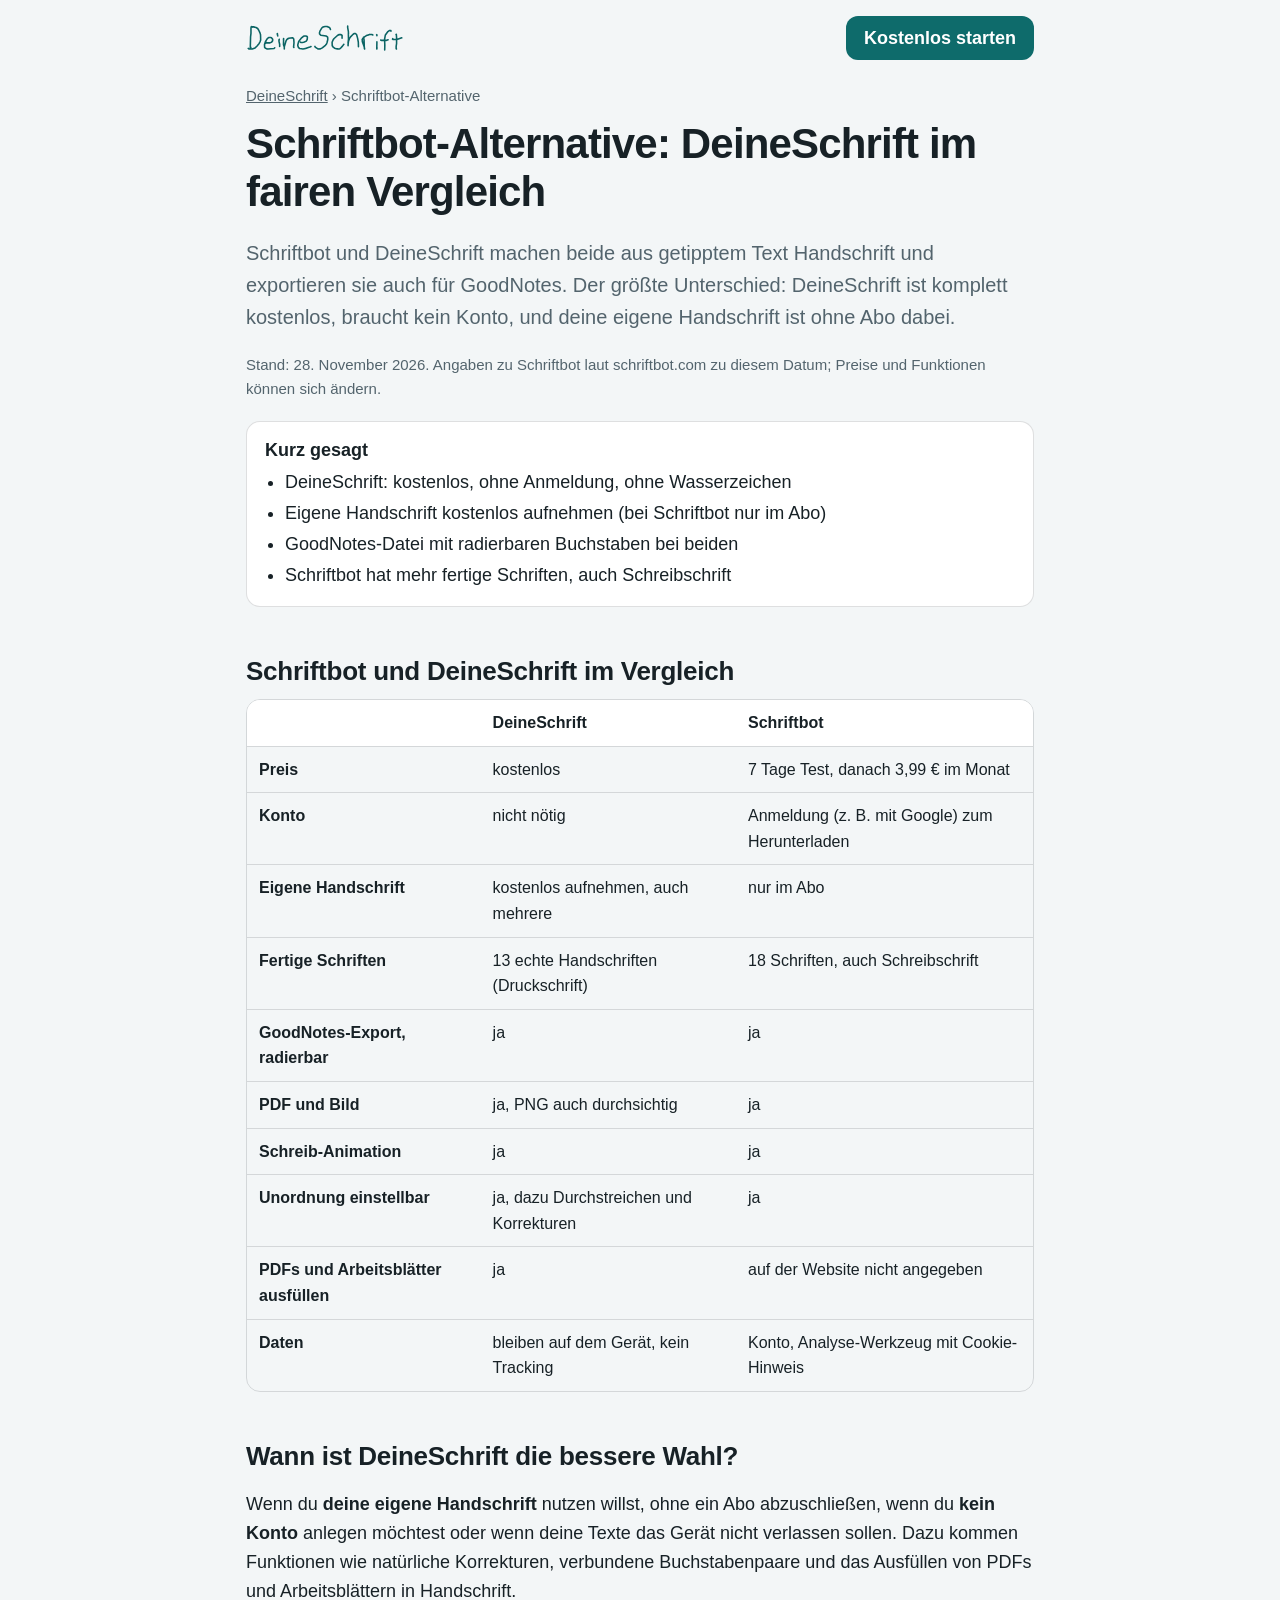
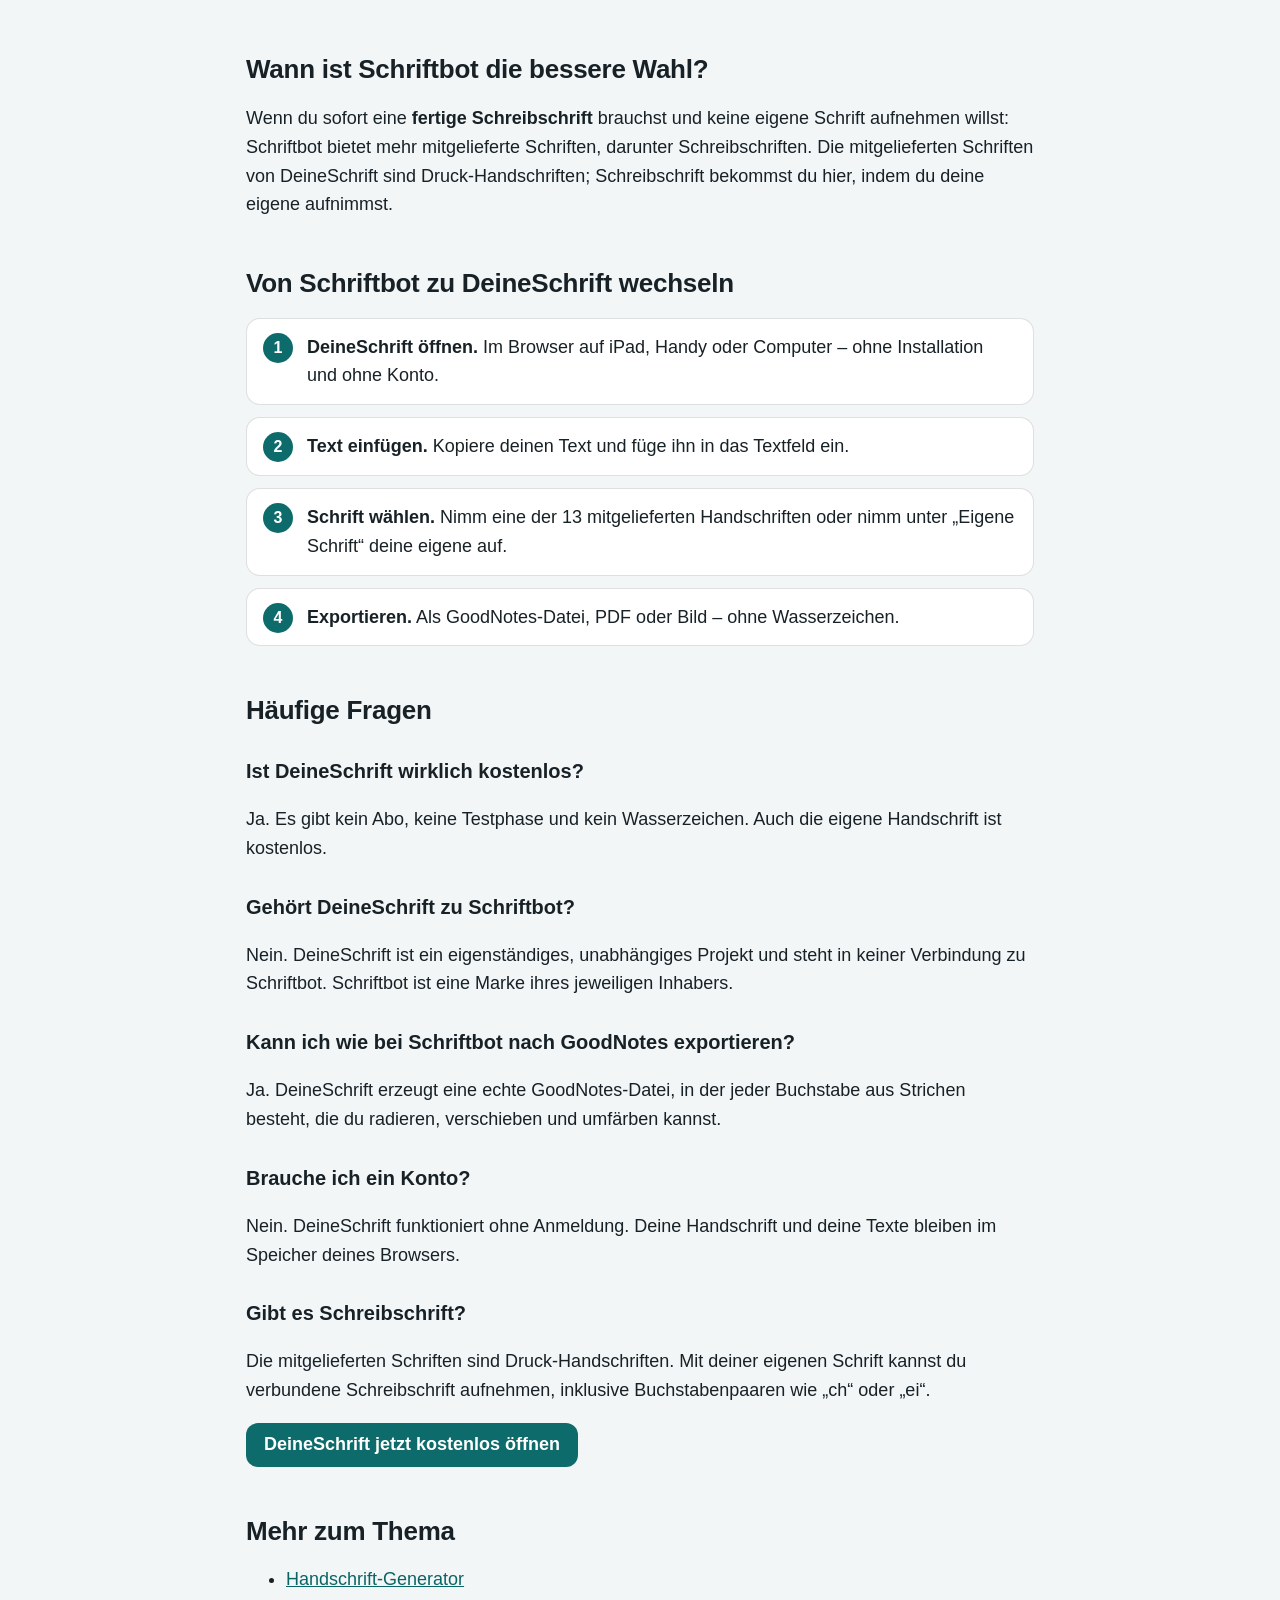
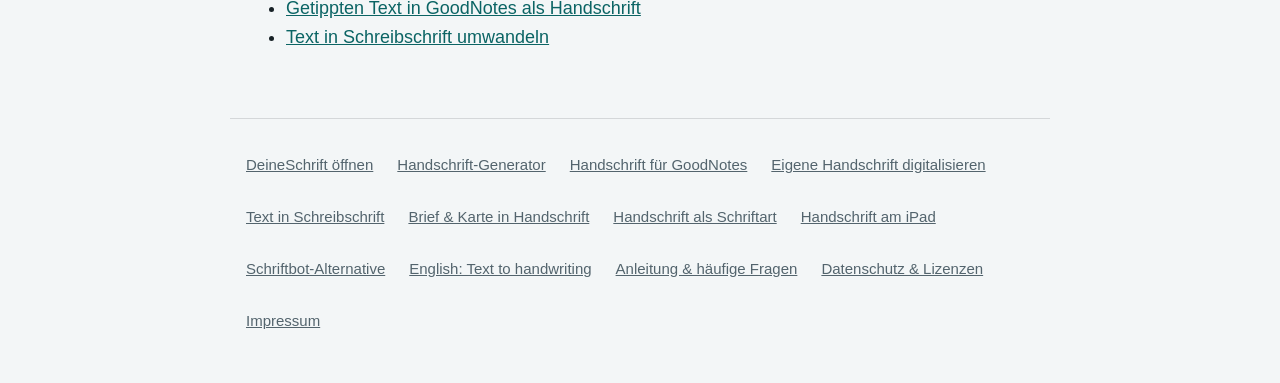
<file: schriftbot-alternative.html>
<!doctype html>
<html lang="de">
<head>
  <meta charset="utf-8">
  <script>/* Nur eine Adresse: www leitet auf die Hauptadresse um */
    if (location.hostname === 'www.deineschrift.de') location.replace('https://deineschrift.de' + location.pathname + location.search + location.hash);</script>
  <meta name="viewport" content="width=device-width, initial-scale=1, viewport-fit=cover">
  <title>Schriftbot-Alternative: kostenlos, ohne Konto, mit eigener Handschrift | DeineSchrift</title>
  <meta name="description" content="Suchst du eine Alternative zu Schriftbot? DeineSchrift wandelt Text kostenlos in Handschrift um – ohne Anmeldung, ohne Abo, mit deiner eigenen Handschrift und GoodNotes-Export. Fairer Vergleich.">
  <link rel="canonical" href="https://deineschrift.de/schriftbot-alternative">
  <link rel="alternate" hreflang="de" href="https://deineschrift.de/schriftbot-alternative">
  <meta name="robots" content="index, follow, max-snippet:-1, max-image-preview:large">
  <meta property="og:type" content="article">
  <meta property="og:locale" content="de_DE">
  <meta property="og:site_name" content="DeineSchrift">
  <meta property="og:title" content="Schriftbot-Alternative: DeineSchrift im fairen Vergleich">
  <meta property="og:description" content="Suchst du eine Alternative zu Schriftbot? DeineSchrift wandelt Text kostenlos in Handschrift um – ohne Anmeldung, ohne Abo, mit deiner eigenen Handschrift und GoodNotes-Export. Fairer Vergleich.">
  <meta property="og:url" content="https://deineschrift.de/schriftbot-alternative">
  <meta property="og:image" content="https://deineschrift.de/icons/og.png">
  <meta name="twitter:card" content="summary_large_image">
  <meta name="theme-color" content="#ffffff">
  <script>try { if (localStorage.getItem('theme') === 'dark') document.documentElement.dataset.theme = 'dark'; } catch (e) {}</script>
  <link rel="icon" href="icons/icon-192.png">
  <link rel="apple-touch-icon" href="icons/apple-touch-icon.png">
  <link rel="stylesheet" href="css/seite.css">
  <script type="application/ld+json">
{
  "@context": "https://schema.org",
  "@graph": [
    {
      "@type": "WebPage",
      "@id": "https://deineschrift.de/schriftbot-alternative#seite",
      "url": "https://deineschrift.de/schriftbot-alternative",
      "name": "Schriftbot-Alternative: DeineSchrift im fairen Vergleich",
      "description": "Suchst du eine Alternative zu Schriftbot? DeineSchrift wandelt Text kostenlos in Handschrift um – ohne Anmeldung, ohne Abo, mit deiner eigenen Handschrift und GoodNotes-Export. Fairer Vergleich.",
      "inLanguage": "de",
      "isPartOf": {
        "@id": "https://deineschrift.de/#website"
      },
      "about": {
        "@id": "https://deineschrift.de/#app"
      },
      "dateModified": "2026-11-28",
      "speakable": {
        "@type": "SpeakableSpecification",
        "cssSelector": [
          "h1",
          ".lead",
          ".kurz"
        ]
      }
    },
    {
      "@type": "BreadcrumbList",
      "itemListElement": [
        {
          "@type": "ListItem",
          "position": 1,
          "name": "DeineSchrift",
          "item": "https://deineschrift.de/"
        },
        {
          "@type": "ListItem",
          "position": 2,
          "name": "Schriftbot-Alternative",
          "item": "https://deineschrift.de/schriftbot-alternative"
        }
      ]
    },
    {
      "@type": "HowTo",
      "name": "Von Schriftbot zu DeineSchrift wechseln",
      "totalTime": "PT5M",
      "tool": [
        {
          "@type": "HowToTool",
          "name": "Browser (iPad, Smartphone oder Computer)"
        }
      ],
      "step": [
        {
          "@type": "HowToStep",
          "position": 1,
          "name": "DeineSchrift öffnen.",
          "text": "Im Browser auf iPad, Handy oder Computer – ohne Installation und ohne Konto.",
          "url": "https://deineschrift.de/"
        },
        {
          "@type": "HowToStep",
          "position": 2,
          "name": "Text einfügen.",
          "text": "Kopiere deinen Text und füge ihn in das Textfeld ein.",
          "url": "https://deineschrift.de/"
        },
        {
          "@type": "HowToStep",
          "position": 3,
          "name": "Schrift wählen.",
          "text": "Nimm eine der 13 mitgelieferten Handschriften oder nimm unter „Eigene Schrift“ deine eigene auf.",
          "url": "https://deineschrift.de/"
        },
        {
          "@type": "HowToStep",
          "position": 4,
          "name": "Exportieren.",
          "text": "Als GoodNotes-Datei, PDF oder Bild – ohne Wasserzeichen.",
          "url": "https://deineschrift.de/"
        }
      ]
    },
    {
      "@type": "FAQPage",
      "mainEntity": [
        {
          "@type": "Question",
          "name": "Ist DeineSchrift wirklich kostenlos?",
          "acceptedAnswer": {
            "@type": "Answer",
            "text": "Ja. Es gibt kein Abo, keine Testphase und kein Wasserzeichen. Auch die eigene Handschrift ist kostenlos."
          }
        },
        {
          "@type": "Question",
          "name": "Gehört DeineSchrift zu Schriftbot?",
          "acceptedAnswer": {
            "@type": "Answer",
            "text": "Nein. DeineSchrift ist ein eigenständiges, unabhängiges Projekt und steht in keiner Verbindung zu Schriftbot. Schriftbot ist eine Marke ihres jeweiligen Inhabers."
          }
        },
        {
          "@type": "Question",
          "name": "Kann ich wie bei Schriftbot nach GoodNotes exportieren?",
          "acceptedAnswer": {
            "@type": "Answer",
            "text": "Ja. DeineSchrift erzeugt eine echte GoodNotes-Datei, in der jeder Buchstabe aus Strichen besteht, die du radieren, verschieben und umfärben kannst."
          }
        },
        {
          "@type": "Question",
          "name": "Brauche ich ein Konto?",
          "acceptedAnswer": {
            "@type": "Answer",
            "text": "Nein. DeineSchrift funktioniert ohne Anmeldung. Deine Handschrift und deine Texte bleiben im Speicher deines Browsers."
          }
        },
        {
          "@type": "Question",
          "name": "Gibt es Schreibschrift?",
          "acceptedAnswer": {
            "@type": "Answer",
            "text": "Die mitgelieferten Schriften sind Druck-Handschriften. Mit deiner eigenen Schrift kannst du verbundene Schreibschrift aufnehmen, inklusive Buchstabenpaaren wie „ch“ oder „ei“."
          }
        }
      ]
    }
  ]
}
  </script>
</head>
<body>
  <header class="top">
    <a class="logo" href="./"><svg class="logo-hw" viewBox="0 0 115.4 20.5" role="img" aria-label="DeineSchrift"><path d="M3.9 1.9L3.6 2.2L3.9 1.9L3.6 2.2L3.5 3.3L3.5 6.9L3.2 9.5L3 17.8L3.1 18L3 17.8L3.1 18L3.3 17.8L3.4 17.1M4.7 2.3L4.4 2.1L5.4 2.1L7.2 2.6L8.4 3.3L9.1 4.4L10.1 6.5L10.5 7.8L10.6 11.7L10.2 12.9L9.5 14.2L7.8 16.3L6.5 17.5L4.4 18.3L2.1 18.3L2.5 18.3L1.9 18.2L1.5 17.9M14.2 14.2L14.5 13.8L14.2 14.2L14.5 13.8L17.4 13.8L18.8 13.2L18.5 13.3L19.4 12.3L19.2 12.5L19.4 11.2L18.5 10.1L17.9 9.9L16.7 9.9L16.2 10.1L15.2 11.1L14.2 12.7L14.5 12.5L14.2 12.7L13.4 15L13.5 17.1L13.9 17.6L15.1 18.2L15.8 18.3L20.4 17.9L20.9 17.4M24.2 11.2L24 11.6L24 12.5L24.1 11.4L24 12.7L24.5 14.8L24.5 16.5M23.1 8.7L22.8 7.5L22.8 7L23 8.3L22.8 6.9M27.3 11.2L27.4 10.6L27.3 15.2L27.9 16.9L27.9 18.3L27.9 16.7L29.2 12.3L29.7 11.4L30.5 10.7L30.3 11L31.1 10.5L32.5 10.2L33.9 10.1L34.4 10.4L34.8 10.9L35 13.7L34.7 16.9L34.9 17.1M39.7 13.2L39.8 13.4L40.1 13.5L41.6 13.6L41.1 13.5L42.1 13.4L43.7 12.7L44.2 12.2L44.7 11.2L44.8 9.6L44.4 9.1L44.6 9.2L43.7 8.8L42.5 8.8L41.7 9.2L40.3 10.4L39 12L38.4 12.9L37.8 15.2L37.8 15.9L37.8 15.2L37.8 15.9L38.2 17.1L39.2 18L41.6 18.3L44.1 17.8L42.8 18.1L46.6 16.9L47.5 16.5M61.7 4L61.4 3.2L60.9 2.6L59.2 1.8L57.8 1.8L56.9 2L55.9 2.4L55.4 2.9L54 5.2L53.7 6.2L53.7 7.3L53.7 7L54 7.7L54.2 7.8L53.9 7.5L54.8 8.3L58.5 8.8L59.5 9.4L59.7 10L59.5 9.7L59.7 10L59.7 11.5L59.2 13.5L58.8 14.6L58 15.6L55.7 17.5L54.3 18.2L53 18.3L52.5 18.2L50.5 16.9L50.3 16.4M70.2 10.4L70.2 8.3L69.8 8L69.2 7.7L69.3 7.8L68.1 7.7L66.8 8.4L64.2 10.8L63.6 11.7L62.9 13.4L63 16L63 15.7L63.5 16.8L64.7 17.7L66.8 18.3L66.5 18.2L67.9 18.3L68.6 18.1L69.2 17.6L70.5 16.2L71.5 14.9M74.3 1.5L74.3 2.7L74.8 5.4L74.9 7.5L74.8 7L74.9 11.1L74.6 13.6L74.7 13.3L74.6 15.9L74.6 14.8L74.9 12.7L75.7 10.5L76.4 9.4L78.3 7.5L79.2 7L80 7L80.8 7.7L81.6 10.5L82.1 13.3L82.2 16.6M85.9 9.7L86.3 11.7L86.5 17.7L86.7 18.3L86.5 17.1L85 12.8L85.2 13.3L84.9 11.4L85.3 10.6L86.6 9.4L88 8.5L90.1 7.8L89.7 7.9L90.5 7.7L92 7.7L92.7 8M95.7 13.1L95.6 18.3L95.8 17.5M95.7 8.6L95.7 8.1L95.6 7.8L95.7 8.2L95.6 7.8L95.5 8M106 5.3L106 5L105.8 4.9L106 5.2L106 5L105.7 4.7L104.8 4.8L103.5 5.8L101.9 8L101.3 11.2L101.5 15.4L101.4 19M98.5 11.8L99.1 12L102.4 12L103.9 11.5M109.7 7.7L109.8 7.5L109.7 7.7L109.8 7.5L109.9 7.5L110.1 9.8L110.1 14.4L109.8 16.3L109.8 18L110 18.3M107.3 10.7L107.1 11.1L107.2 10.8L107.1 11.1L107.6 11.4L109.6 11.4L109.1 11.4L110.4 11.3L113.9 10.1" fill="none" stroke="currentColor" stroke-width="1.15" stroke-linecap="round" stroke-linejoin="round"/></svg></a>
    <a class="cta" href="./">Kostenlos starten</a>
  </header>
  <main>
    <nav class="crumbs" aria-label="Pfad"><a href="./">DeineSchrift</a> › Schriftbot-Alternative</nav>
    <h1>Schriftbot-Alternative: DeineSchrift im fairen Vergleich</h1>
    <p class="lead">Schriftbot und DeineSchrift machen beide aus getipptem Text Handschrift und exportieren sie auch für GoodNotes. Der größte Unterschied: DeineSchrift ist komplett kostenlos, braucht kein Konto, und deine eigene Handschrift ist ohne Abo dabei.</p>
    <p class="stand">Stand: 28. November 2026. Angaben zu Schriftbot laut schriftbot.com zu diesem Datum; Preise und Funktionen können sich ändern.</p>
    <div class="kurz" role="note">
      <strong>Kurz gesagt</strong>
      <ul><li>DeineSchrift: kostenlos, ohne Anmeldung, ohne Wasserzeichen</li><li>Eigene Handschrift kostenlos aufnehmen (bei Schriftbot nur im Abo)</li><li>GoodNotes-Datei mit radierbaren Buchstaben bei beiden</li><li>Schriftbot hat mehr fertige Schriften, auch Schreibschrift</li></ul>
    </div>
    <h2 id="vergleich">Schriftbot und DeineSchrift im Vergleich</h2>
    <div class="tabelle" role="region" aria-label="Vergleich, seitlich scrollbar" tabindex="0"><table>
      <thead><tr><th scope="col"></th><th scope="col">DeineSchrift</th><th scope="col">Schriftbot</th></tr></thead>
      <tbody>
        <tr><th scope="row">Preis</th><td>kostenlos</td><td>7 Tage Test, danach 3,99 € im Monat</td></tr>
        <tr><th scope="row">Konto</th><td>nicht nötig</td><td>Anmeldung (z. B. mit Google) zum Herunterladen</td></tr>
        <tr><th scope="row">Eigene Handschrift</th><td>kostenlos aufnehmen, auch mehrere</td><td>nur im Abo</td></tr>
        <tr><th scope="row">Fertige Schriften</th><td>13 echte Handschriften (Druckschrift)</td><td>18 Schriften, auch Schreibschrift</td></tr>
        <tr><th scope="row">GoodNotes-Export, radierbar</th><td>ja</td><td>ja</td></tr>
        <tr><th scope="row">PDF und Bild</th><td>ja, PNG auch durchsichtig</td><td>ja</td></tr>
        <tr><th scope="row">Schreib-Animation</th><td>ja</td><td>ja</td></tr>
        <tr><th scope="row">Unordnung einstellbar</th><td>ja, dazu Durchstreichen und Korrekturen</td><td>ja</td></tr>
        <tr><th scope="row">PDFs und Arbeitsblätter ausfüllen</th><td>ja</td><td>auf der Website nicht angegeben</td></tr>
        <tr><th scope="row">Daten</th><td>bleiben auf dem Gerät, kein Tracking</td><td>Konto, Analyse-Werkzeug mit Cookie-Hinweis</td></tr>
      </tbody>
    </table></div>
    <h2 id="besser">Wann ist DeineSchrift die bessere Wahl?</h2>
    <p>Wenn du <strong>deine eigene Handschrift</strong> nutzen willst, ohne ein Abo abzuschließen, wenn du <strong>kein Konto</strong> anlegen möchtest oder wenn deine Texte das Gerät nicht verlassen sollen. Dazu kommen Funktionen wie natürliche Korrekturen, verbundene Buchstabenpaare und das Ausfüllen von PDFs und Arbeitsblättern in Handschrift.</p>
    <h2 id="schriftbot">Wann ist Schriftbot die bessere Wahl?</h2>
    <p>Wenn du sofort eine <strong>fertige Schreibschrift</strong> brauchst und keine eigene Schrift aufnehmen willst: Schriftbot bietet mehr mitgelieferte Schriften, darunter Schreibschriften. Die mitgelieferten Schriften von DeineSchrift sind Druck-Handschriften; Schreibschrift bekommst du hier, indem du deine eigene aufnimmst.</p>
    <h2 id="schritte">Von Schriftbot zu DeineSchrift wechseln</h2>
    <ol class="schritte">
      <li><strong>DeineSchrift öffnen.</strong> Im Browser auf iPad, Handy oder Computer – ohne Installation und ohne Konto.</li>
      <li><strong>Text einfügen.</strong> Kopiere deinen Text und füge ihn in das Textfeld ein.</li>
      <li><strong>Schrift wählen.</strong> Nimm eine der 13 mitgelieferten Handschriften oder nimm unter „Eigene Schrift“ deine eigene auf.</li>
      <li><strong>Exportieren.</strong> Als GoodNotes-Datei, PDF oder Bild – ohne Wasserzeichen.</li>
    </ol>

    <h2 id="faq">Häufige Fragen</h2>
    <h3>Ist DeineSchrift wirklich kostenlos?</h3>
    <p>Ja. Es gibt kein Abo, keine Testphase und kein Wasserzeichen. Auch die eigene Handschrift ist kostenlos.</p>
    <h3>Gehört DeineSchrift zu Schriftbot?</h3>
    <p>Nein. DeineSchrift ist ein eigenständiges, unabhängiges Projekt und steht in keiner Verbindung zu Schriftbot. Schriftbot ist eine Marke ihres jeweiligen Inhabers.</p>
    <h3>Kann ich wie bei Schriftbot nach GoodNotes exportieren?</h3>
    <p>Ja. DeineSchrift erzeugt eine echte GoodNotes-Datei, in der jeder Buchstabe aus Strichen besteht, die du radieren, verschieben und umfärben kannst.</p>
    <h3>Brauche ich ein Konto?</h3>
    <p>Nein. DeineSchrift funktioniert ohne Anmeldung. Deine Handschrift und deine Texte bleiben im Speicher deines Browsers.</p>
    <h3>Gibt es Schreibschrift?</h3>
    <p>Die mitgelieferten Schriften sind Druck-Handschriften. Mit deiner eigenen Schrift kannst du verbundene Schreibschrift aufnehmen, inklusive Buchstabenpaaren wie „ch“ oder „ei“.</p>
    <p><a class="cta" href="./">DeineSchrift jetzt kostenlos öffnen</a></p>
    <h2 id="mehr">Mehr zum Thema</h2>
    <ul>
      <li><a href="handschrift-generator">Handschrift-Generator</a></li>
      <li><a href="goodnotes-handschrift">Getippten Text in GoodNotes als Handschrift</a></li>
      <li><a href="text-in-schreibschrift">Text in Schreibschrift umwandeln</a></li>
    </ul>
  </main>
  <!-- Werbeplatz: bleibt unsichtbar (hidden), bis ein Werbenetzwerk eingebunden ist. Nie in Editor, Vorschau, Aufnahme oder Export. -->
  <aside class="ad-slot" aria-label="Anzeige" hidden></aside>

  <footer>
    <a href="./">DeineSchrift öffnen</a>
    <a href="handschrift-generator">Handschrift-Generator</a>
    <a href="goodnotes-handschrift">Handschrift für GoodNotes</a>
    <a href="eigene-handschrift-digitalisieren">Eigene Handschrift digitalisieren</a>
    <a href="text-in-schreibschrift">Text in Schreibschrift</a>
    <a href="handschriftlicher-brief">Brief &amp; Karte in Handschrift</a>
    <a href="handschrift-schriftart">Handschrift als Schriftart</a>
    <a href="handschrift-ipad">Handschrift am iPad</a>
    <a href="schriftbot-alternative">Schriftbot-Alternative</a>
    <a href="en/text-to-handwriting">English: Text to handwriting</a>
    <a href="anleitung">Anleitung &amp; häufige Fragen</a>
    <a href="datenschutz">Datenschutz &amp; Lizenzen</a>
    <a href="impressum">Impressum</a>
  </footer>
</body>
</html>
</file>
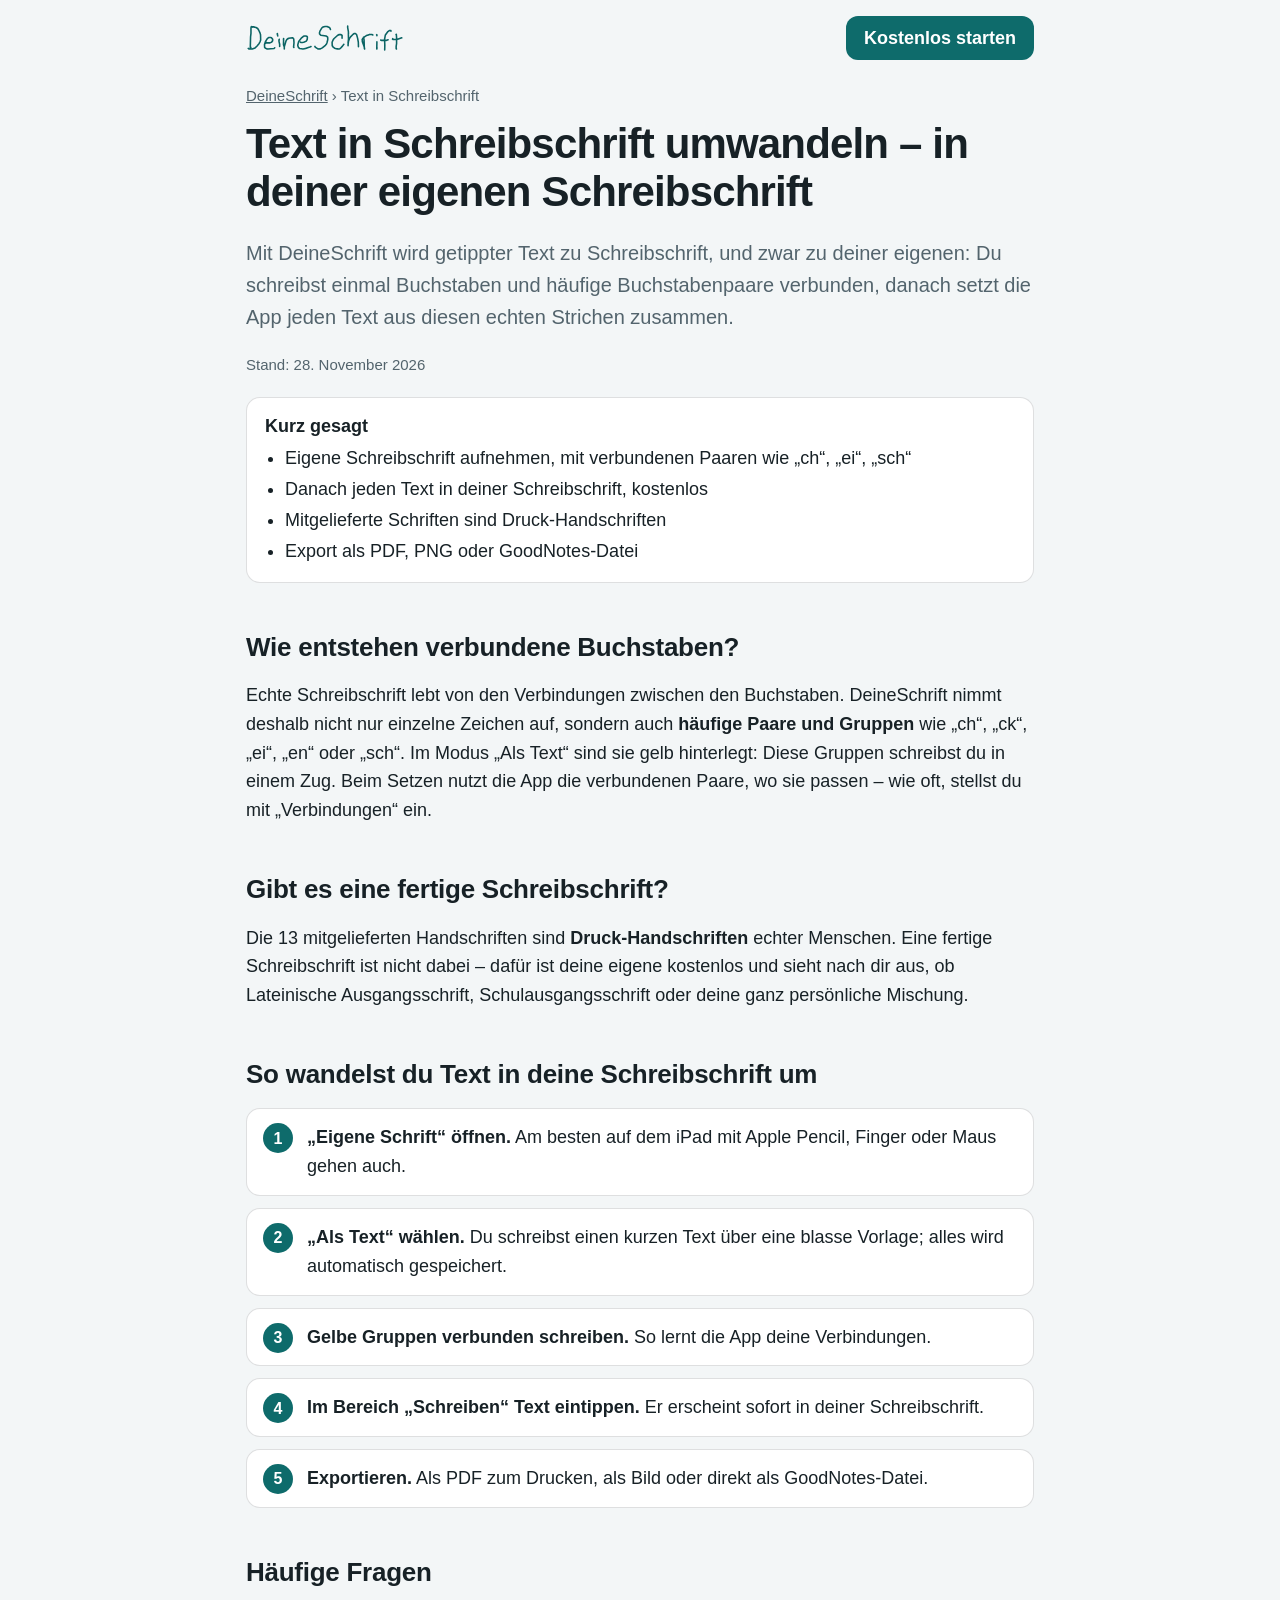
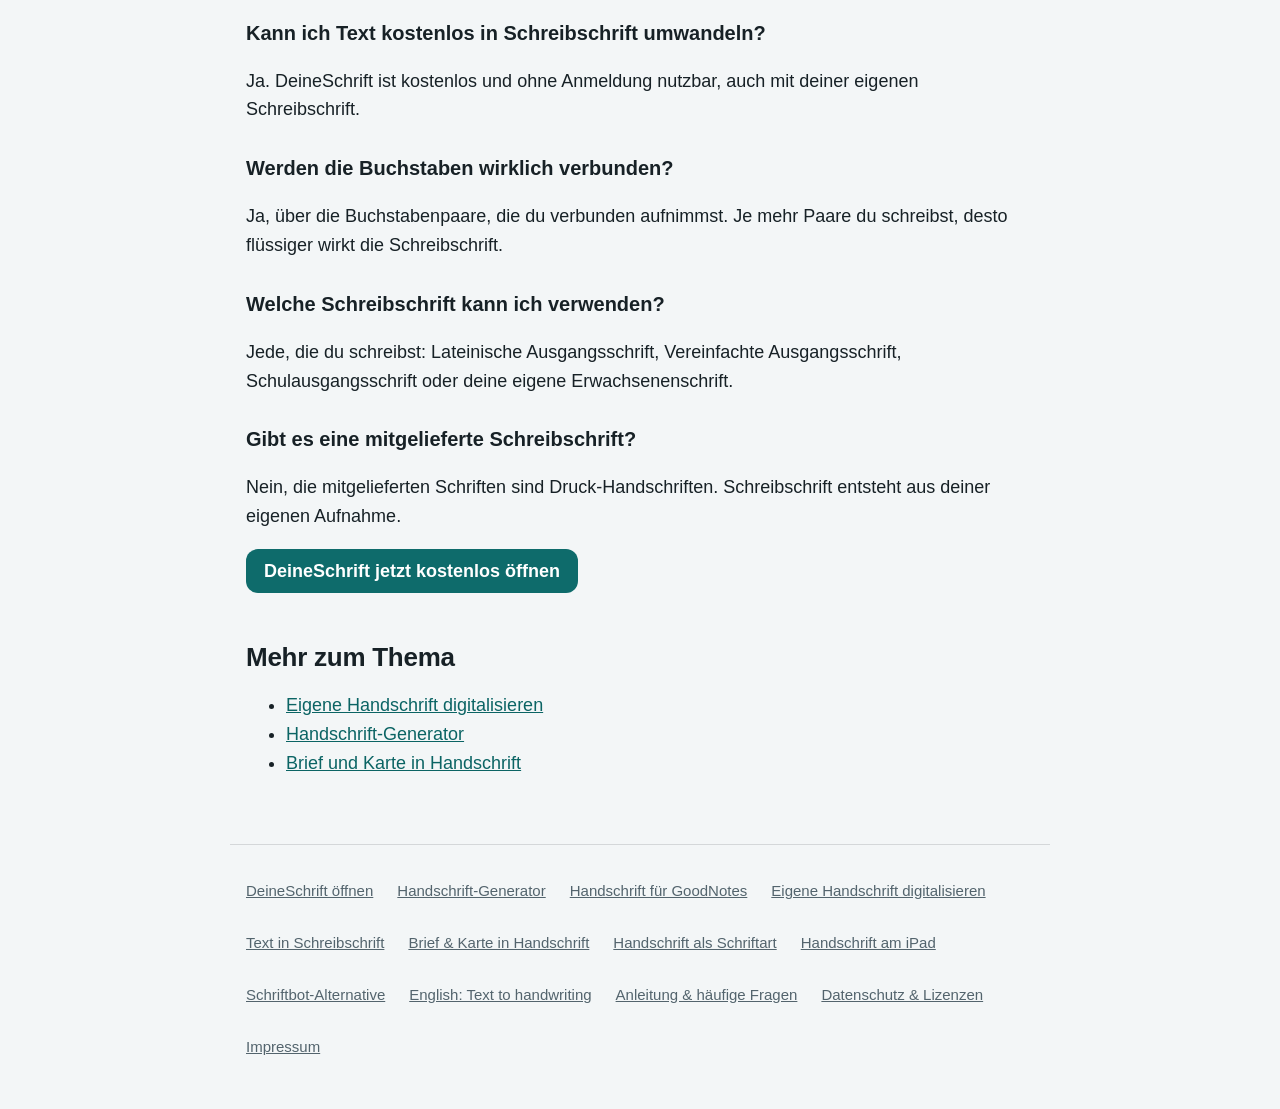
<file: text-in-schreibschrift.html>
<!doctype html>
<html lang="de">
<head>
  <meta charset="utf-8">
  <script>/* Nur eine Adresse: www leitet auf die Hauptadresse um */
    if (location.hostname === 'www.deineschrift.de') location.replace('https://deineschrift.de' + location.pathname + location.search + location.hash);</script>
  <meta name="viewport" content="width=device-width, initial-scale=1, viewport-fit=cover">
  <title>Text in Schreibschrift umwandeln – in deiner eigenen Schreibschrift | DeineSchrift</title>
  <meta name="description" content="Text in Schreibschrift umwandeln: Nimm deine eigene Schreibschrift mit verbundenen Buchstaben auf und schreib danach jeden Text darin – kostenlos, als PDF, PNG oder GoodNotes-Datei.">
  <link rel="canonical" href="https://deineschrift.de/text-in-schreibschrift">
  <link rel="alternate" hreflang="de" href="https://deineschrift.de/text-in-schreibschrift">
  <meta name="robots" content="index, follow, max-snippet:-1, max-image-preview:large">
  <meta property="og:type" content="article">
  <meta property="og:locale" content="de_DE">
  <meta property="og:site_name" content="DeineSchrift">
  <meta property="og:title" content="Text in Schreibschrift umwandeln – in deiner eigenen Schreibschrift">
  <meta property="og:description" content="Text in Schreibschrift umwandeln: Nimm deine eigene Schreibschrift mit verbundenen Buchstaben auf und schreib danach jeden Text darin – kostenlos, als PDF, PNG oder GoodNotes-Datei.">
  <meta property="og:url" content="https://deineschrift.de/text-in-schreibschrift">
  <meta property="og:image" content="https://deineschrift.de/icons/og.png">
  <meta name="twitter:card" content="summary_large_image">
  <meta name="theme-color" content="#ffffff">
  <script>try { if (localStorage.getItem('theme') === 'dark') document.documentElement.dataset.theme = 'dark'; } catch (e) {}</script>
  <link rel="icon" href="icons/icon-192.png">
  <link rel="apple-touch-icon" href="icons/apple-touch-icon.png">
  <link rel="stylesheet" href="css/seite.css">
  <script type="application/ld+json">
{
  "@context": "https://schema.org",
  "@graph": [
    {
      "@type": "WebPage",
      "@id": "https://deineschrift.de/text-in-schreibschrift#seite",
      "url": "https://deineschrift.de/text-in-schreibschrift",
      "name": "Text in Schreibschrift umwandeln – in deiner eigenen Schreibschrift",
      "description": "Text in Schreibschrift umwandeln: Nimm deine eigene Schreibschrift mit verbundenen Buchstaben auf und schreib danach jeden Text darin – kostenlos, als PDF, PNG oder GoodNotes-Datei.",
      "inLanguage": "de",
      "isPartOf": {
        "@id": "https://deineschrift.de/#website"
      },
      "about": {
        "@id": "https://deineschrift.de/#app"
      },
      "dateModified": "2026-11-28",
      "speakable": {
        "@type": "SpeakableSpecification",
        "cssSelector": [
          "h1",
          ".lead",
          ".kurz"
        ]
      }
    },
    {
      "@type": "BreadcrumbList",
      "itemListElement": [
        {
          "@type": "ListItem",
          "position": 1,
          "name": "DeineSchrift",
          "item": "https://deineschrift.de/"
        },
        {
          "@type": "ListItem",
          "position": 2,
          "name": "Text in Schreibschrift",
          "item": "https://deineschrift.de/text-in-schreibschrift"
        }
      ]
    },
    {
      "@type": "HowTo",
      "name": "Text in die eigene Schreibschrift umwandeln",
      "totalTime": "PT5M",
      "tool": [
        {
          "@type": "HowToTool",
          "name": "Browser (iPad, Smartphone oder Computer)"
        }
      ],
      "step": [
        {
          "@type": "HowToStep",
          "position": 1,
          "name": "„Eigene Schrift“ öffnen.",
          "text": "Am besten auf dem iPad mit Apple Pencil, Finger oder Maus gehen auch.",
          "url": "https://deineschrift.de/"
        },
        {
          "@type": "HowToStep",
          "position": 2,
          "name": "„Als Text“ wählen.",
          "text": "Du schreibst einen kurzen Text über eine blasse Vorlage; alles wird automatisch gespeichert.",
          "url": "https://deineschrift.de/"
        },
        {
          "@type": "HowToStep",
          "position": 3,
          "name": "Gelbe Gruppen verbunden schreiben.",
          "text": "So lernt die App deine Verbindungen.",
          "url": "https://deineschrift.de/"
        },
        {
          "@type": "HowToStep",
          "position": 4,
          "name": "Im Bereich „Schreiben“ Text eintippen.",
          "text": "Er erscheint sofort in deiner Schreibschrift.",
          "url": "https://deineschrift.de/"
        },
        {
          "@type": "HowToStep",
          "position": 5,
          "name": "Exportieren.",
          "text": "Als PDF zum Drucken, als Bild oder direkt als GoodNotes-Datei.",
          "url": "https://deineschrift.de/"
        }
      ]
    },
    {
      "@type": "FAQPage",
      "mainEntity": [
        {
          "@type": "Question",
          "name": "Kann ich Text kostenlos in Schreibschrift umwandeln?",
          "acceptedAnswer": {
            "@type": "Answer",
            "text": "Ja. DeineSchrift ist kostenlos und ohne Anmeldung nutzbar, auch mit deiner eigenen Schreibschrift."
          }
        },
        {
          "@type": "Question",
          "name": "Werden die Buchstaben wirklich verbunden?",
          "acceptedAnswer": {
            "@type": "Answer",
            "text": "Ja, über die Buchstabenpaare, die du verbunden aufnimmst. Je mehr Paare du schreibst, desto flüssiger wirkt die Schreibschrift."
          }
        },
        {
          "@type": "Question",
          "name": "Welche Schreibschrift kann ich verwenden?",
          "acceptedAnswer": {
            "@type": "Answer",
            "text": "Jede, die du schreibst: Lateinische Ausgangsschrift, Vereinfachte Ausgangsschrift, Schulausgangsschrift oder deine eigene Erwachsenenschrift."
          }
        },
        {
          "@type": "Question",
          "name": "Gibt es eine mitgelieferte Schreibschrift?",
          "acceptedAnswer": {
            "@type": "Answer",
            "text": "Nein, die mitgelieferten Schriften sind Druck-Handschriften. Schreibschrift entsteht aus deiner eigenen Aufnahme."
          }
        }
      ]
    }
  ]
}
  </script>
</head>
<body>
  <header class="top">
    <a class="logo" href="./"><svg class="logo-hw" viewBox="0 0 115.4 20.5" role="img" aria-label="DeineSchrift"><path d="M3.9 1.9L3.6 2.2L3.9 1.9L3.6 2.2L3.5 3.3L3.5 6.9L3.2 9.5L3 17.8L3.1 18L3 17.8L3.1 18L3.3 17.8L3.4 17.1M4.7 2.3L4.4 2.1L5.4 2.1L7.2 2.6L8.4 3.3L9.1 4.4L10.1 6.5L10.5 7.8L10.6 11.7L10.2 12.9L9.5 14.2L7.8 16.3L6.5 17.5L4.4 18.3L2.1 18.3L2.5 18.3L1.9 18.2L1.5 17.9M14.2 14.2L14.5 13.8L14.2 14.2L14.5 13.8L17.4 13.8L18.8 13.2L18.5 13.3L19.4 12.3L19.2 12.5L19.4 11.2L18.5 10.1L17.9 9.9L16.7 9.9L16.2 10.1L15.2 11.1L14.2 12.7L14.5 12.5L14.2 12.7L13.4 15L13.5 17.1L13.9 17.6L15.1 18.2L15.8 18.3L20.4 17.9L20.9 17.4M24.2 11.2L24 11.6L24 12.5L24.1 11.4L24 12.7L24.5 14.8L24.5 16.5M23.1 8.7L22.8 7.5L22.8 7L23 8.3L22.8 6.9M27.3 11.2L27.4 10.6L27.3 15.2L27.9 16.9L27.9 18.3L27.9 16.7L29.2 12.3L29.7 11.4L30.5 10.7L30.3 11L31.1 10.5L32.5 10.2L33.9 10.1L34.4 10.4L34.8 10.9L35 13.7L34.7 16.9L34.9 17.1M39.7 13.2L39.8 13.4L40.1 13.5L41.6 13.6L41.1 13.5L42.1 13.4L43.7 12.7L44.2 12.2L44.7 11.2L44.8 9.6L44.4 9.1L44.6 9.2L43.7 8.8L42.5 8.8L41.7 9.2L40.3 10.4L39 12L38.4 12.9L37.8 15.2L37.8 15.9L37.8 15.2L37.8 15.9L38.2 17.1L39.2 18L41.6 18.3L44.1 17.8L42.8 18.1L46.6 16.9L47.5 16.5M61.7 4L61.4 3.2L60.9 2.6L59.2 1.8L57.8 1.8L56.9 2L55.9 2.4L55.4 2.9L54 5.2L53.7 6.2L53.7 7.3L53.7 7L54 7.7L54.2 7.8L53.9 7.5L54.8 8.3L58.5 8.8L59.5 9.4L59.7 10L59.5 9.7L59.7 10L59.7 11.5L59.2 13.5L58.8 14.6L58 15.6L55.7 17.5L54.3 18.2L53 18.3L52.5 18.2L50.5 16.9L50.3 16.4M70.2 10.4L70.2 8.3L69.8 8L69.2 7.7L69.3 7.8L68.1 7.7L66.8 8.4L64.2 10.8L63.6 11.7L62.9 13.4L63 16L63 15.7L63.5 16.8L64.7 17.7L66.8 18.3L66.5 18.2L67.9 18.3L68.6 18.1L69.2 17.6L70.5 16.2L71.5 14.9M74.3 1.5L74.3 2.7L74.8 5.4L74.9 7.5L74.8 7L74.9 11.1L74.6 13.6L74.7 13.3L74.6 15.9L74.6 14.8L74.9 12.7L75.7 10.5L76.4 9.4L78.3 7.5L79.2 7L80 7L80.8 7.7L81.6 10.5L82.1 13.3L82.2 16.6M85.9 9.7L86.3 11.7L86.5 17.7L86.7 18.3L86.5 17.1L85 12.8L85.2 13.3L84.9 11.4L85.3 10.6L86.6 9.4L88 8.5L90.1 7.8L89.7 7.9L90.5 7.7L92 7.7L92.7 8M95.7 13.1L95.6 18.3L95.8 17.5M95.7 8.6L95.7 8.1L95.6 7.8L95.7 8.2L95.6 7.8L95.5 8M106 5.3L106 5L105.8 4.9L106 5.2L106 5L105.7 4.7L104.8 4.8L103.5 5.8L101.9 8L101.3 11.2L101.5 15.4L101.4 19M98.5 11.8L99.1 12L102.4 12L103.9 11.5M109.7 7.7L109.8 7.5L109.7 7.7L109.8 7.5L109.9 7.5L110.1 9.8L110.1 14.4L109.8 16.3L109.8 18L110 18.3M107.3 10.7L107.1 11.1L107.2 10.8L107.1 11.1L107.6 11.4L109.6 11.4L109.1 11.4L110.4 11.3L113.9 10.1" fill="none" stroke="currentColor" stroke-width="1.15" stroke-linecap="round" stroke-linejoin="round"/></svg></a>
    <a class="cta" href="./">Kostenlos starten</a>
  </header>
  <main>
    <nav class="crumbs" aria-label="Pfad"><a href="./">DeineSchrift</a> › Text in Schreibschrift</nav>
    <h1>Text in Schreibschrift umwandeln – in deiner eigenen Schreibschrift</h1>
    <p class="lead">Mit DeineSchrift wird getippter Text zu Schreibschrift, und zwar zu deiner eigenen: Du schreibst einmal Buchstaben und häufige Buchstabenpaare verbunden, danach setzt die App jeden Text aus diesen echten Strichen zusammen.</p>
    <p class="stand">Stand: 28. November 2026</p>
    <div class="kurz" role="note">
      <strong>Kurz gesagt</strong>
      <ul><li>Eigene Schreibschrift aufnehmen, mit verbundenen Paaren wie „ch“, „ei“, „sch“</li><li>Danach jeden Text in deiner Schreibschrift, kostenlos</li><li>Mitgelieferte Schriften sind Druck-Handschriften</li><li>Export als PDF, PNG oder GoodNotes-Datei</li></ul>
    </div>
    <h2 id="wie-verbunden">Wie entstehen verbundene Buchstaben?</h2>
    <p>Echte Schreibschrift lebt von den Verbindungen zwischen den Buchstaben. DeineSchrift nimmt deshalb nicht nur einzelne Zeichen auf, sondern auch <strong>häufige Paare und Gruppen</strong> wie „ch“, „ck“, „ei“, „en“ oder „sch“. Im Modus „Als Text“ sind sie gelb hinterlegt: Diese Gruppen schreibst du in einem Zug. Beim Setzen nutzt die App die verbundenen Paare, wo sie passen – wie oft, stellst du mit „Verbindungen“ ein.</p>
    <h2 id="mitgeliefert">Gibt es eine fertige Schreibschrift?</h2>
    <p>Die 13 mitgelieferten Handschriften sind <strong>Druck-Handschriften</strong> echter Menschen. Eine fertige Schreibschrift ist nicht dabei – dafür ist deine eigene kostenlos und sieht nach dir aus, ob Lateinische Ausgangsschrift, Schulausgangsschrift oder deine ganz persönliche Mischung.</p>
    <h2 id="schritte">So wandelst du Text in deine Schreibschrift um</h2>
    <ol class="schritte">
      <li><strong>„Eigene Schrift“ öffnen.</strong> Am besten auf dem iPad mit Apple Pencil, Finger oder Maus gehen auch.</li>
      <li><strong>„Als Text“ wählen.</strong> Du schreibst einen kurzen Text über eine blasse Vorlage; alles wird automatisch gespeichert.</li>
      <li><strong>Gelbe Gruppen verbunden schreiben.</strong> So lernt die App deine Verbindungen.</li>
      <li><strong>Im Bereich „Schreiben“ Text eintippen.</strong> Er erscheint sofort in deiner Schreibschrift.</li>
      <li><strong>Exportieren.</strong> Als PDF zum Drucken, als Bild oder direkt als GoodNotes-Datei.</li>
    </ol>

    <h2 id="faq">Häufige Fragen</h2>
    <h3>Kann ich Text kostenlos in Schreibschrift umwandeln?</h3>
    <p>Ja. DeineSchrift ist kostenlos und ohne Anmeldung nutzbar, auch mit deiner eigenen Schreibschrift.</p>
    <h3>Werden die Buchstaben wirklich verbunden?</h3>
    <p>Ja, über die Buchstabenpaare, die du verbunden aufnimmst. Je mehr Paare du schreibst, desto flüssiger wirkt die Schreibschrift.</p>
    <h3>Welche Schreibschrift kann ich verwenden?</h3>
    <p>Jede, die du schreibst: Lateinische Ausgangsschrift, Vereinfachte Ausgangsschrift, Schulausgangsschrift oder deine eigene Erwachsenenschrift.</p>
    <h3>Gibt es eine mitgelieferte Schreibschrift?</h3>
    <p>Nein, die mitgelieferten Schriften sind Druck-Handschriften. Schreibschrift entsteht aus deiner eigenen Aufnahme.</p>
    <p><a class="cta" href="./">DeineSchrift jetzt kostenlos öffnen</a></p>
    <h2 id="mehr">Mehr zum Thema</h2>
    <ul>
      <li><a href="eigene-handschrift-digitalisieren">Eigene Handschrift digitalisieren</a></li>
      <li><a href="handschrift-generator">Handschrift-Generator</a></li>
      <li><a href="handschriftlicher-brief">Brief und Karte in Handschrift</a></li>
    </ul>
  </main>
  <!-- Werbeplatz: bleibt unsichtbar (hidden), bis ein Werbenetzwerk eingebunden ist. Nie in Editor, Vorschau, Aufnahme oder Export. -->
  <aside class="ad-slot" aria-label="Anzeige" hidden></aside>

  <footer>
    <a href="./">DeineSchrift öffnen</a>
    <a href="handschrift-generator">Handschrift-Generator</a>
    <a href="goodnotes-handschrift">Handschrift für GoodNotes</a>
    <a href="eigene-handschrift-digitalisieren">Eigene Handschrift digitalisieren</a>
    <a href="text-in-schreibschrift">Text in Schreibschrift</a>
    <a href="handschriftlicher-brief">Brief &amp; Karte in Handschrift</a>
    <a href="handschrift-schriftart">Handschrift als Schriftart</a>
    <a href="handschrift-ipad">Handschrift am iPad</a>
    <a href="schriftbot-alternative">Schriftbot-Alternative</a>
    <a href="en/text-to-handwriting">English: Text to handwriting</a>
    <a href="anleitung">Anleitung &amp; häufige Fragen</a>
    <a href="datenschutz">Datenschutz &amp; Lizenzen</a>
    <a href="impressum">Impressum</a>
  </footer>
</body>
</html>
</file>
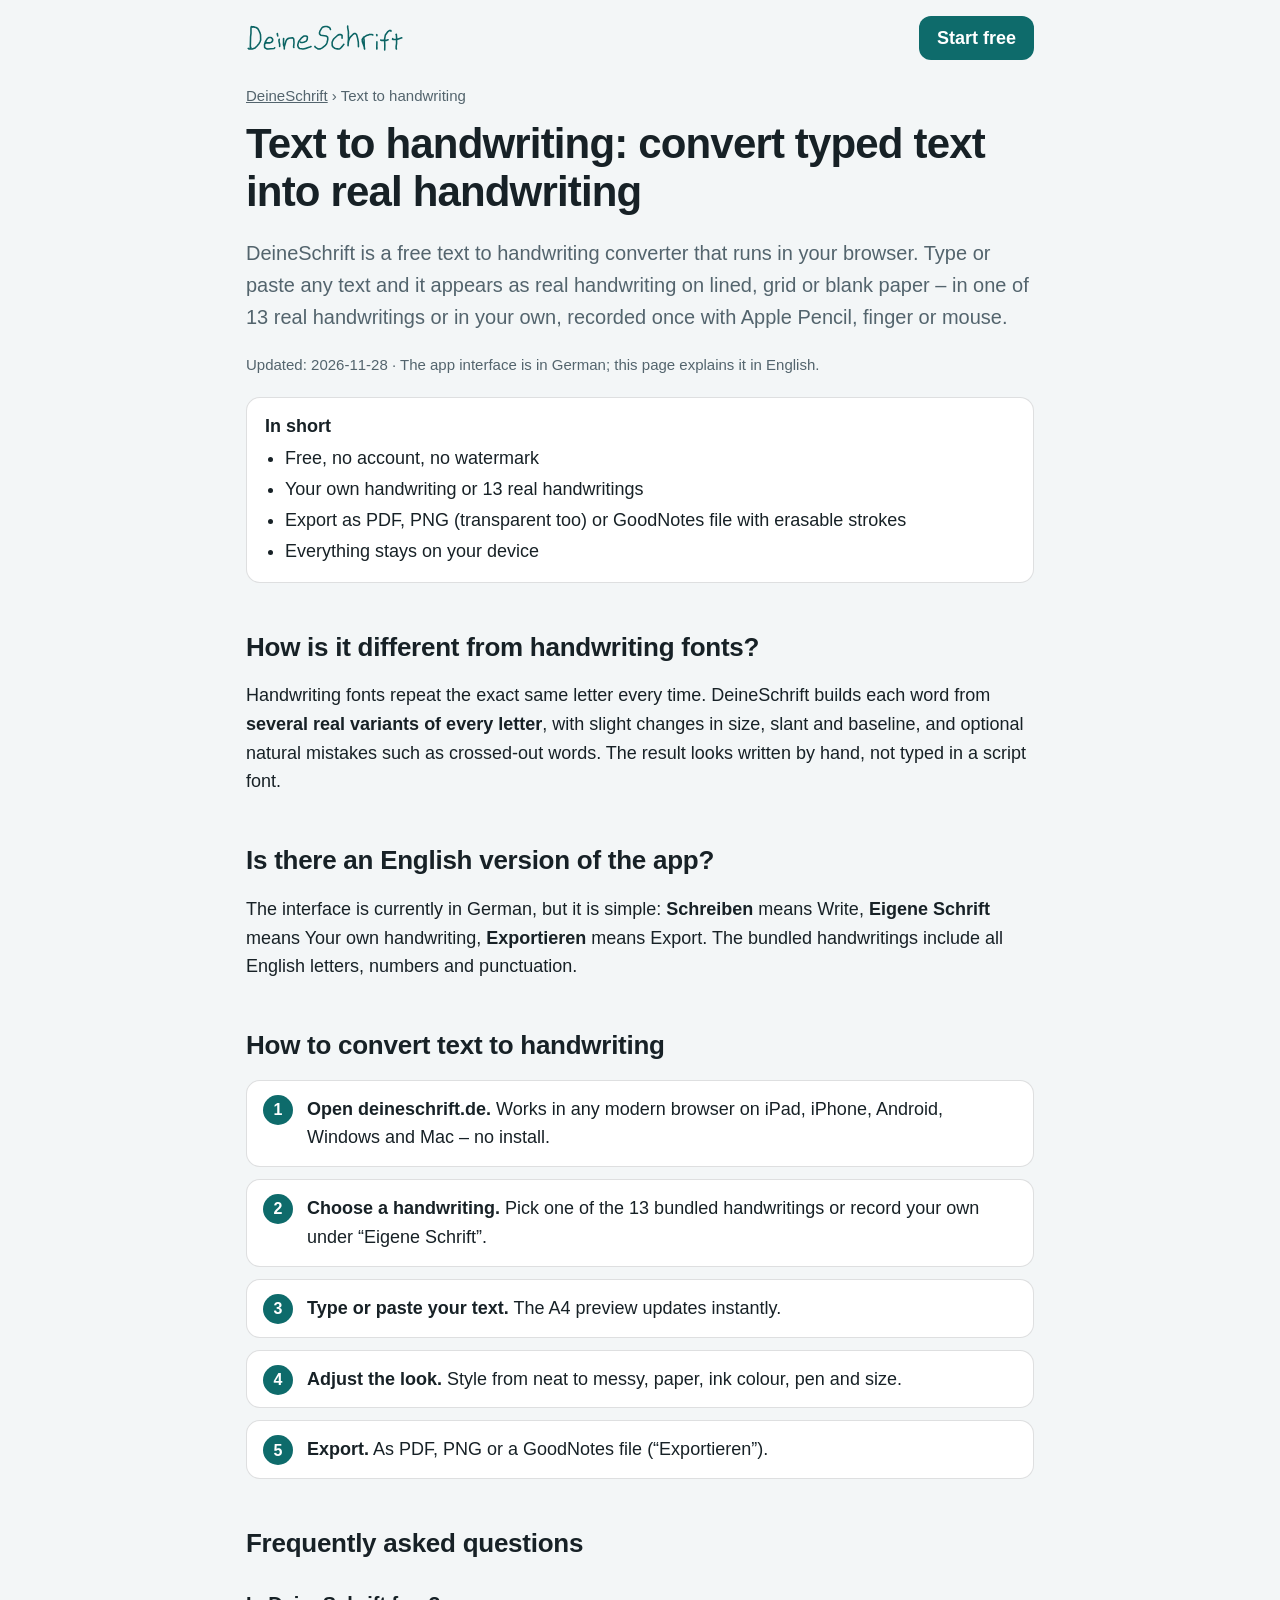
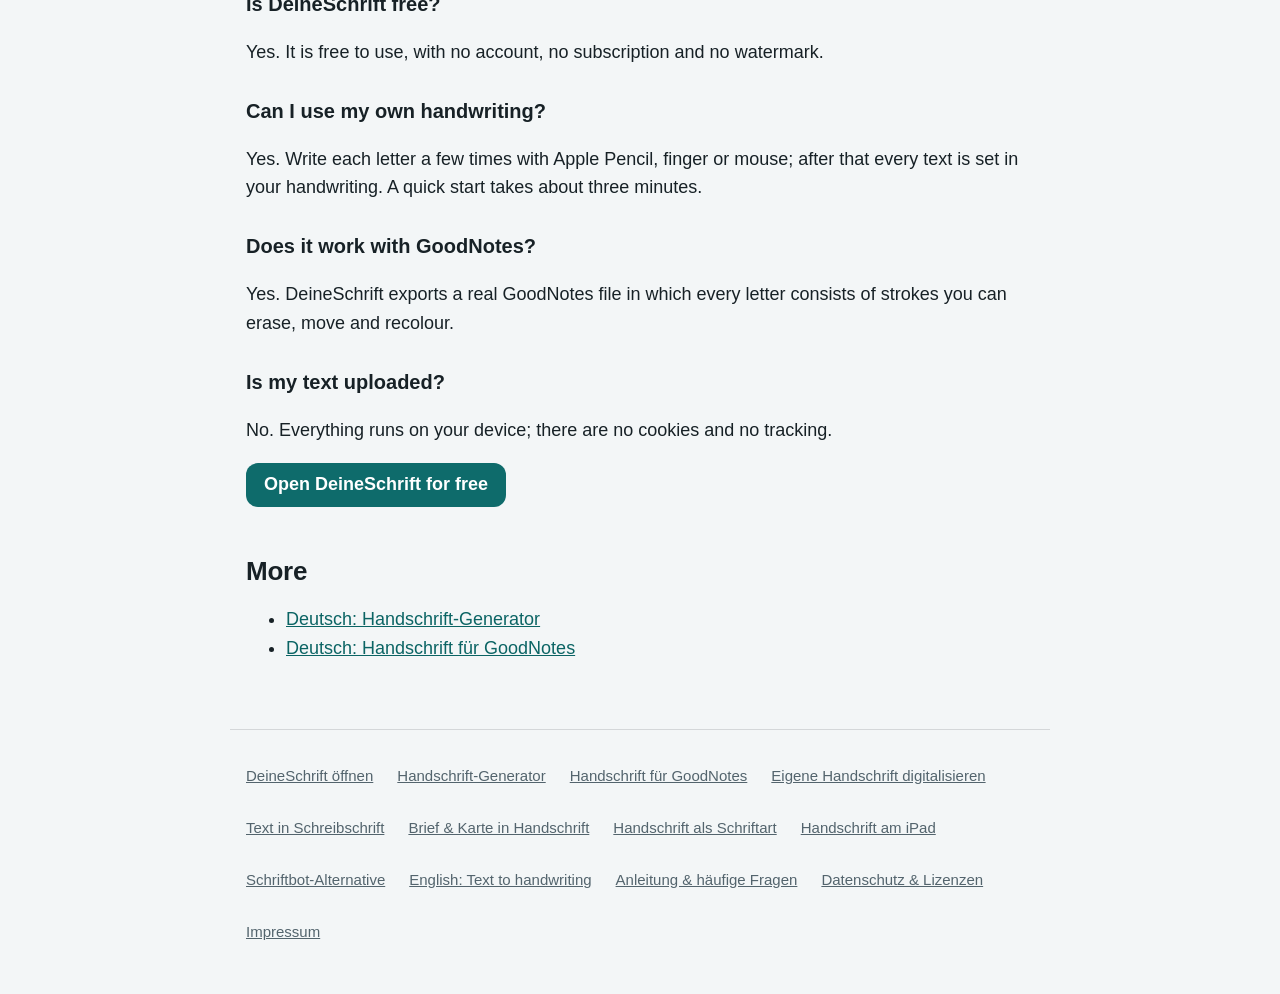
<file: en/text-to-handwriting.html>
<!doctype html>
<html lang="en">
<head>
  <meta charset="utf-8">
  <script>/* Nur eine Adresse: www leitet auf die Hauptadresse um */
    if (location.hostname === 'www.deineschrift.de') location.replace('https://deineschrift.de' + location.pathname + location.search + location.hash);</script>
  <meta name="viewport" content="width=device-width, initial-scale=1, viewport-fit=cover">
  <title>Text to Handwriting Converter – free, in your own handwriting | DeineSchrift</title>
  <meta name="description" content="Free text to handwriting converter: turn typed text into real handwriting – your own or one of 13 real handwritings – and export it as PDF, PNG or a GoodNotes file. No sign-up, works in the browser.">
  <link rel="canonical" href="https://deineschrift.de/en/text-to-handwriting">
  <link rel="alternate" hreflang="en" href="https://deineschrift.de/en/text-to-handwriting">
  <link rel="alternate" hreflang="de" href="https://deineschrift.de/handschrift-generator">
  <link rel="alternate" hreflang="x-default" href="https://deineschrift.de/en/text-to-handwriting">
  <meta name="robots" content="index, follow, max-snippet:-1, max-image-preview:large">
  <meta property="og:type" content="article">
  <meta property="og:locale" content="en_US">
  <meta property="og:site_name" content="DeineSchrift">
  <meta property="og:title" content="Text to handwriting: convert typed text into real handwriting">
  <meta property="og:description" content="Free text to handwriting converter: turn typed text into real handwriting – your own or one of 13 real handwritings – and export it as PDF, PNG or a GoodNotes file. No sign-up, works in the browser.">
  <meta property="og:url" content="https://deineschrift.de/en/text-to-handwriting">
  <meta property="og:image" content="https://deineschrift.de/icons/og.png">
  <meta name="twitter:card" content="summary_large_image">
  <meta name="theme-color" content="#ffffff">
  <script>try { if (localStorage.getItem('theme') === 'dark') document.documentElement.dataset.theme = 'dark'; } catch (e) {}</script>
  <link rel="icon" href="../icons/icon-192.png">
  <link rel="apple-touch-icon" href="../icons/apple-touch-icon.png">
  <link rel="stylesheet" href="../css/seite.css">
  <script type="application/ld+json">
{
  "@context": "https://schema.org",
  "@graph": [
    {
      "@type": "WebPage",
      "@id": "https://deineschrift.de/en/text-to-handwriting#seite",
      "url": "https://deineschrift.de/en/text-to-handwriting",
      "name": "Text to handwriting: convert typed text into real handwriting",
      "description": "Free text to handwriting converter: turn typed text into real handwriting – your own or one of 13 real handwritings – and export it as PDF, PNG or a GoodNotes file. No sign-up, works in the browser.",
      "inLanguage": "en",
      "isPartOf": {
        "@id": "https://deineschrift.de/#website"
      },
      "about": {
        "@id": "https://deineschrift.de/#app"
      },
      "dateModified": "2026-11-28",
      "speakable": {
        "@type": "SpeakableSpecification",
        "cssSelector": [
          "h1",
          ".lead",
          ".kurz"
        ]
      }
    },
    {
      "@type": "BreadcrumbList",
      "itemListElement": [
        {
          "@type": "ListItem",
          "position": 1,
          "name": "DeineSchrift",
          "item": "https://deineschrift.de/"
        },
        {
          "@type": "ListItem",
          "position": 2,
          "name": "Text to handwriting",
          "item": "https://deineschrift.de/en/text-to-handwriting"
        }
      ]
    },
    {
      "@type": "HowTo",
      "name": "Convert text to handwriting with DeineSchrift",
      "totalTime": "PT5M",
      "tool": [
        {
          "@type": "HowToTool",
          "name": "Browser (iPad, phone or computer)"
        }
      ],
      "step": [
        {
          "@type": "HowToStep",
          "position": 1,
          "name": "Open deineschrift.de.",
          "text": "Works in any modern browser on iPad, iPhone, Android, Windows and Mac – no install.",
          "url": "https://deineschrift.de/"
        },
        {
          "@type": "HowToStep",
          "position": 2,
          "name": "Choose a handwriting.",
          "text": "Pick one of the 13 bundled handwritings or record your own under “Eigene Schrift”.",
          "url": "https://deineschrift.de/"
        },
        {
          "@type": "HowToStep",
          "position": 3,
          "name": "Type or paste your text.",
          "text": "The A4 preview updates instantly.",
          "url": "https://deineschrift.de/"
        },
        {
          "@type": "HowToStep",
          "position": 4,
          "name": "Adjust the look.",
          "text": "Style from neat to messy, paper, ink colour, pen and size.",
          "url": "https://deineschrift.de/"
        },
        {
          "@type": "HowToStep",
          "position": 5,
          "name": "Export.",
          "text": "As PDF, PNG or a GoodNotes file (“Exportieren”).",
          "url": "https://deineschrift.de/"
        }
      ]
    },
    {
      "@type": "FAQPage",
      "mainEntity": [
        {
          "@type": "Question",
          "name": "Is DeineSchrift free?",
          "acceptedAnswer": {
            "@type": "Answer",
            "text": "Yes. It is free to use, with no account, no subscription and no watermark."
          }
        },
        {
          "@type": "Question",
          "name": "Can I use my own handwriting?",
          "acceptedAnswer": {
            "@type": "Answer",
            "text": "Yes. Write each letter a few times with Apple Pencil, finger or mouse; after that every text is set in your handwriting. A quick start takes about three minutes."
          }
        },
        {
          "@type": "Question",
          "name": "Does it work with GoodNotes?",
          "acceptedAnswer": {
            "@type": "Answer",
            "text": "Yes. DeineSchrift exports a real GoodNotes file in which every letter consists of strokes you can erase, move and recolour."
          }
        },
        {
          "@type": "Question",
          "name": "Is my text uploaded?",
          "acceptedAnswer": {
            "@type": "Answer",
            "text": "No. Everything runs on your device; there are no cookies and no tracking."
          }
        }
      ]
    }
  ]
}
  </script>
</head>
<body>
  <header class="top">
    <a class="logo" href="../"><svg class="logo-hw" viewBox="0 0 115.4 20.5" role="img" aria-label="DeineSchrift"><path d="M3.9 1.9L3.6 2.2L3.9 1.9L3.6 2.2L3.5 3.3L3.5 6.9L3.2 9.5L3 17.8L3.1 18L3 17.8L3.1 18L3.3 17.8L3.4 17.1M4.7 2.3L4.4 2.1L5.4 2.1L7.2 2.6L8.4 3.3L9.1 4.4L10.1 6.5L10.5 7.8L10.6 11.7L10.2 12.9L9.5 14.2L7.8 16.3L6.5 17.5L4.4 18.3L2.1 18.3L2.5 18.3L1.9 18.2L1.5 17.9M14.2 14.2L14.5 13.8L14.2 14.2L14.5 13.8L17.4 13.8L18.8 13.2L18.5 13.3L19.4 12.3L19.2 12.5L19.4 11.2L18.5 10.1L17.9 9.9L16.7 9.9L16.2 10.1L15.2 11.1L14.2 12.7L14.5 12.5L14.2 12.7L13.4 15L13.5 17.1L13.9 17.6L15.1 18.2L15.8 18.3L20.4 17.9L20.9 17.4M24.2 11.2L24 11.6L24 12.5L24.1 11.4L24 12.7L24.5 14.8L24.5 16.5M23.1 8.7L22.8 7.5L22.8 7L23 8.3L22.8 6.9M27.3 11.2L27.4 10.6L27.3 15.2L27.9 16.9L27.9 18.3L27.9 16.7L29.2 12.3L29.7 11.4L30.5 10.7L30.3 11L31.1 10.5L32.5 10.2L33.9 10.1L34.4 10.4L34.8 10.9L35 13.7L34.7 16.9L34.9 17.1M39.7 13.2L39.8 13.4L40.1 13.5L41.6 13.6L41.1 13.5L42.1 13.4L43.7 12.7L44.2 12.2L44.7 11.2L44.8 9.6L44.4 9.1L44.6 9.2L43.7 8.8L42.5 8.8L41.7 9.2L40.3 10.4L39 12L38.4 12.9L37.8 15.2L37.8 15.9L37.8 15.2L37.8 15.9L38.2 17.1L39.2 18L41.6 18.3L44.1 17.8L42.8 18.1L46.6 16.9L47.5 16.5M61.7 4L61.4 3.2L60.9 2.6L59.2 1.8L57.8 1.8L56.9 2L55.9 2.4L55.4 2.9L54 5.2L53.7 6.2L53.7 7.3L53.7 7L54 7.7L54.2 7.8L53.9 7.5L54.8 8.3L58.5 8.8L59.5 9.4L59.7 10L59.5 9.7L59.7 10L59.7 11.5L59.2 13.5L58.8 14.6L58 15.6L55.7 17.5L54.3 18.2L53 18.3L52.5 18.2L50.5 16.9L50.3 16.4M70.2 10.4L70.2 8.3L69.8 8L69.2 7.7L69.3 7.8L68.1 7.7L66.8 8.4L64.2 10.8L63.6 11.7L62.9 13.4L63 16L63 15.7L63.5 16.8L64.7 17.7L66.8 18.3L66.5 18.2L67.9 18.3L68.6 18.1L69.2 17.6L70.5 16.2L71.5 14.9M74.3 1.5L74.3 2.7L74.8 5.4L74.9 7.5L74.8 7L74.9 11.1L74.6 13.6L74.7 13.3L74.6 15.9L74.6 14.8L74.9 12.7L75.7 10.5L76.4 9.4L78.3 7.5L79.2 7L80 7L80.8 7.7L81.6 10.5L82.1 13.3L82.2 16.6M85.9 9.7L86.3 11.7L86.5 17.7L86.7 18.3L86.5 17.1L85 12.8L85.2 13.3L84.9 11.4L85.3 10.6L86.6 9.4L88 8.5L90.1 7.8L89.7 7.9L90.5 7.7L92 7.7L92.7 8M95.7 13.1L95.6 18.3L95.8 17.5M95.7 8.6L95.7 8.1L95.6 7.8L95.7 8.2L95.6 7.8L95.5 8M106 5.3L106 5L105.8 4.9L106 5.2L106 5L105.7 4.7L104.8 4.8L103.5 5.8L101.9 8L101.3 11.2L101.5 15.4L101.4 19M98.5 11.8L99.1 12L102.4 12L103.9 11.5M109.7 7.7L109.8 7.5L109.7 7.7L109.8 7.5L109.9 7.5L110.1 9.8L110.1 14.4L109.8 16.3L109.8 18L110 18.3M107.3 10.7L107.1 11.1L107.2 10.8L107.1 11.1L107.6 11.4L109.6 11.4L109.1 11.4L110.4 11.3L113.9 10.1" fill="none" stroke="currentColor" stroke-width="1.15" stroke-linecap="round" stroke-linejoin="round"/></svg></a>
    <a class="cta" href="../">Start free</a>
  </header>
  <main>
    <nav class="crumbs" aria-label="Path"><a href="../">DeineSchrift</a> › Text to handwriting</nav>
    <h1>Text to handwriting: convert typed text into real handwriting</h1>
    <p class="lead">DeineSchrift is a free text to handwriting converter that runs in your browser. Type or paste any text and it appears as real handwriting on lined, grid or blank paper – in one of 13 real handwritings or in your own, recorded once with Apple Pencil, finger or mouse.</p>
    <p class="stand">Updated: 2026-11-28 · The app interface is in German; this page explains it in English.</p>
    <div class="kurz" role="note">
      <strong>In short</strong>
      <ul><li>Free, no account, no watermark</li><li>Your own handwriting or 13 real handwritings</li><li>Export as PDF, PNG (transparent too) or GoodNotes file with erasable strokes</li><li>Everything stays on your device</li></ul>
    </div>
    <h2 id="how-different">How is it different from handwriting fonts?</h2>
    <p>Handwriting fonts repeat the exact same letter every time. DeineSchrift builds each word from <strong>several real variants of every letter</strong>, with slight changes in size, slant and baseline, and optional natural mistakes such as crossed-out words. The result looks written by hand, not typed in a script font.</p>
    <h2 id="german-ui">Is there an English version of the app?</h2>
    <p>The interface is currently in German, but it is simple: <strong>Schreiben</strong> means Write, <strong>Eigene Schrift</strong> means Your own handwriting, <strong>Exportieren</strong> means Export. The bundled handwritings include all English letters, numbers and punctuation.</p>
    <h2 id="schritte">How to convert text to handwriting</h2>
    <ol class="schritte">
      <li><strong>Open deineschrift.de.</strong> Works in any modern browser on iPad, iPhone, Android, Windows and Mac – no install.</li>
      <li><strong>Choose a handwriting.</strong> Pick one of the 13 bundled handwritings or record your own under “Eigene Schrift”.</li>
      <li><strong>Type or paste your text.</strong> The A4 preview updates instantly.</li>
      <li><strong>Adjust the look.</strong> Style from neat to messy, paper, ink colour, pen and size.</li>
      <li><strong>Export.</strong> As PDF, PNG or a GoodNotes file (“Exportieren”).</li>
    </ol>

    <h2 id="faq">Frequently asked questions</h2>
    <h3>Is DeineSchrift free?</h3>
    <p>Yes. It is free to use, with no account, no subscription and no watermark.</p>
    <h3>Can I use my own handwriting?</h3>
    <p>Yes. Write each letter a few times with Apple Pencil, finger or mouse; after that every text is set in your handwriting. A quick start takes about three minutes.</p>
    <h3>Does it work with GoodNotes?</h3>
    <p>Yes. DeineSchrift exports a real GoodNotes file in which every letter consists of strokes you can erase, move and recolour.</p>
    <h3>Is my text uploaded?</h3>
    <p>No. Everything runs on your device; there are no cookies and no tracking.</p>
    <p><a class="cta" href="../">Open DeineSchrift for free</a></p>
    <h2 id="mehr">More</h2>
    <ul>
      <li><a href="../handschrift-generator">Deutsch: Handschrift-Generator</a></li>
      <li><a href="../goodnotes-handschrift">Deutsch: Handschrift für GoodNotes</a></li>
    </ul>
  </main>
  <!-- Werbeplatz: bleibt unsichtbar (hidden), bis ein Werbenetzwerk eingebunden ist. Nie in Editor, Vorschau, Aufnahme oder Export. -->
  <aside class="ad-slot" aria-label="Anzeige" hidden></aside>

  <footer>
    <a href=".././">DeineSchrift öffnen</a>
    <a href="../handschrift-generator">Handschrift-Generator</a>
    <a href="../goodnotes-handschrift">Handschrift für GoodNotes</a>
    <a href="../eigene-handschrift-digitalisieren">Eigene Handschrift digitalisieren</a>
    <a href="../text-in-schreibschrift">Text in Schreibschrift</a>
    <a href="../handschriftlicher-brief">Brief &amp; Karte in Handschrift</a>
    <a href="../handschrift-schriftart">Handschrift als Schriftart</a>
    <a href="../handschrift-ipad">Handschrift am iPad</a>
    <a href="../schriftbot-alternative">Schriftbot-Alternative</a>
    <a href="../en/text-to-handwriting">English: Text to handwriting</a>
    <a href="../anleitung">Anleitung &amp; häufige Fragen</a>
    <a href="../datenschutz">Datenschutz &amp; Lizenzen</a>
    <a href="../impressum">Impressum</a>
  </footer>
</body>
</html>
</file>
<file: css/seite.css>
/* Textseiten (Anleitung, Datenschutz): gleiche Farben wie die App, gut lesbar. */
/* Farben wie die App („Petrol“); dunkel nur, wenn in der App der Schalter auf Dunkel steht */
:root {
  --bg: #f3f6f7; --panel: #ffffff; --surface: #ffffff; --border: rgba(23, 33, 38, 0.14);
  --ink: #172126; --muted: #53646d; --accent: #0b6464; --accent-fill: #0e6b6b; --accent-grad: var(--accent-fill); --on-accent: #ffffff;
  color-scheme: light;
}
:root[data-theme="dark"] {
  --bg: #1a1f22; --panel: #23292c; --surface: #23292c; --border: rgba(233, 238, 240, 0.14); --ink: #e9eef0; --muted: #a2b1b8;
  --accent: #5cc2bb; --accent-fill: #5cc2bb; --on-accent: #0b1a1a; color-scheme: dark;
}
* { box-sizing: border-box; }
html { -webkit-text-size-adjust: 100%; }
body {
  margin: 0; background: var(--bg); color: var(--ink);
  font: 18px/1.6 -apple-system, BlinkMacSystemFont, "SF Pro Text", "Segoe UI", sans-serif;
  padding: env(safe-area-inset-top) env(safe-area-inset-right) env(safe-area-inset-bottom) env(safe-area-inset-left);
}
a { color: var(--accent); }
a:focus-visible { outline: 2px solid var(--accent); outline-offset: 2px; border-radius: 4px; }
.top { display: flex; align-items: center; justify-content: space-between; gap: 16px; max-width: 820px; margin: 0 auto; padding: 16px; }
.logo { display: inline-flex; align-items: center; gap: 10px; color: var(--ink); font-weight: 700; font-size: 19px; text-decoration: none; }
.logo img { width: 34px; height: 34px; border-radius: 50%; }
.cta {
  display: inline-flex; align-items: center; min-height: 44px; padding: 0 18px; border-radius: 12px;
  background: var(--accent-grad); color: var(--on-accent); font-weight: 600; text-decoration: none; white-space: nowrap;
}
main { max-width: 820px; margin: 0 auto; padding: 8px 16px 48px; overflow-wrap: anywhere; }
main table { overflow-wrap: normal; }
nav.crumbs { font-size: 15px; color: var(--muted); }
nav.crumbs a { color: var(--muted); }
h1 { font-size: clamp(30px, 5vw, 42px); line-height: 1.15; letter-spacing: -0.02em; margin: 12px 0 16px; }
h2 { font-size: 26px; line-height: 1.25; margin: 48px 0 12px; letter-spacing: -0.01em; }
h3 { font-size: 20px; margin: 28px 0 8px; }
p, li { color: var(--ink); }
.lead { font-size: 20px; color: var(--muted); }
.stand { font-size: 15px; color: var(--muted); }
.kasten { padding: 16px 20px; border-radius: 14px; background: var(--surface); border: 1px solid var(--border); }
ol.schritte { padding-left: 0; list-style: none; counter-reset: s; display: grid; gap: 12px; }
ol.schritte > li { counter-increment: s; position: relative; padding: 14px 16px 14px 60px; border-radius: 14px; background: var(--surface); border: 1px solid var(--border); }
ol.schritte > li::before {
  content: counter(s); position: absolute; left: 16px; top: 14px; width: 30px; height: 30px; border-radius: 50%;
  display: grid; place-items: center; background: var(--accent-grad); color: var(--on-accent); font-weight: 700; font-size: 16px;
}
.tabelle { overflow-x: auto; border: 1px solid var(--border); border-radius: 14px; }
table { width: 100%; min-width: 560px; border-collapse: collapse; font-size: 16px; }
th, td { padding: 10px 12px; text-align: left; vertical-align: top; border-bottom: 1px solid var(--border); }
thead th { background: var(--surface); }
tbody tr:last-child td, tbody tr:last-child th { border-bottom: 0; }
details.frage { border-bottom: 1px solid var(--border); }
footer { max-width: 820px; margin: 0 auto; padding: 24px 16px 40px; border-top: 1px solid var(--border); display: flex; flex-wrap: wrap; gap: 8px 24px; font-size: 15px; }
footer a { color: var(--muted); display: inline-flex; align-items: center; min-height: 44px; }
code { font-size: 0.9em; padding: 1px 5px; border-radius: 6px; background: var(--surface); border: 1px solid var(--border); }

/* Werbeplatz (vorbereitet, standardmäßig verborgen) */
.ad-slot:not([hidden]) { display: block; max-width: 728px; min-height: 100px; margin: 32px auto; }

/* Logo in echter Handschrift */
.logo-hw { height: 28px; width: 158px; color: var(--accent, #0b6464); }

/* Kurz gesagt: Antwort in Stichpunkten oben auf Themenseiten (für Leser und KI-Antworten) */
.kurz { margin: 20px 0 8px; padding: 14px 18px; border-radius: 14px; background: var(--surface); border: 1px solid var(--border); }
.kurz strong { display: block; margin-bottom: 4px; }
.kurz ul { margin: 0; padding-left: 20px; }
.kurz li { margin: 2px 0; }
</file>
